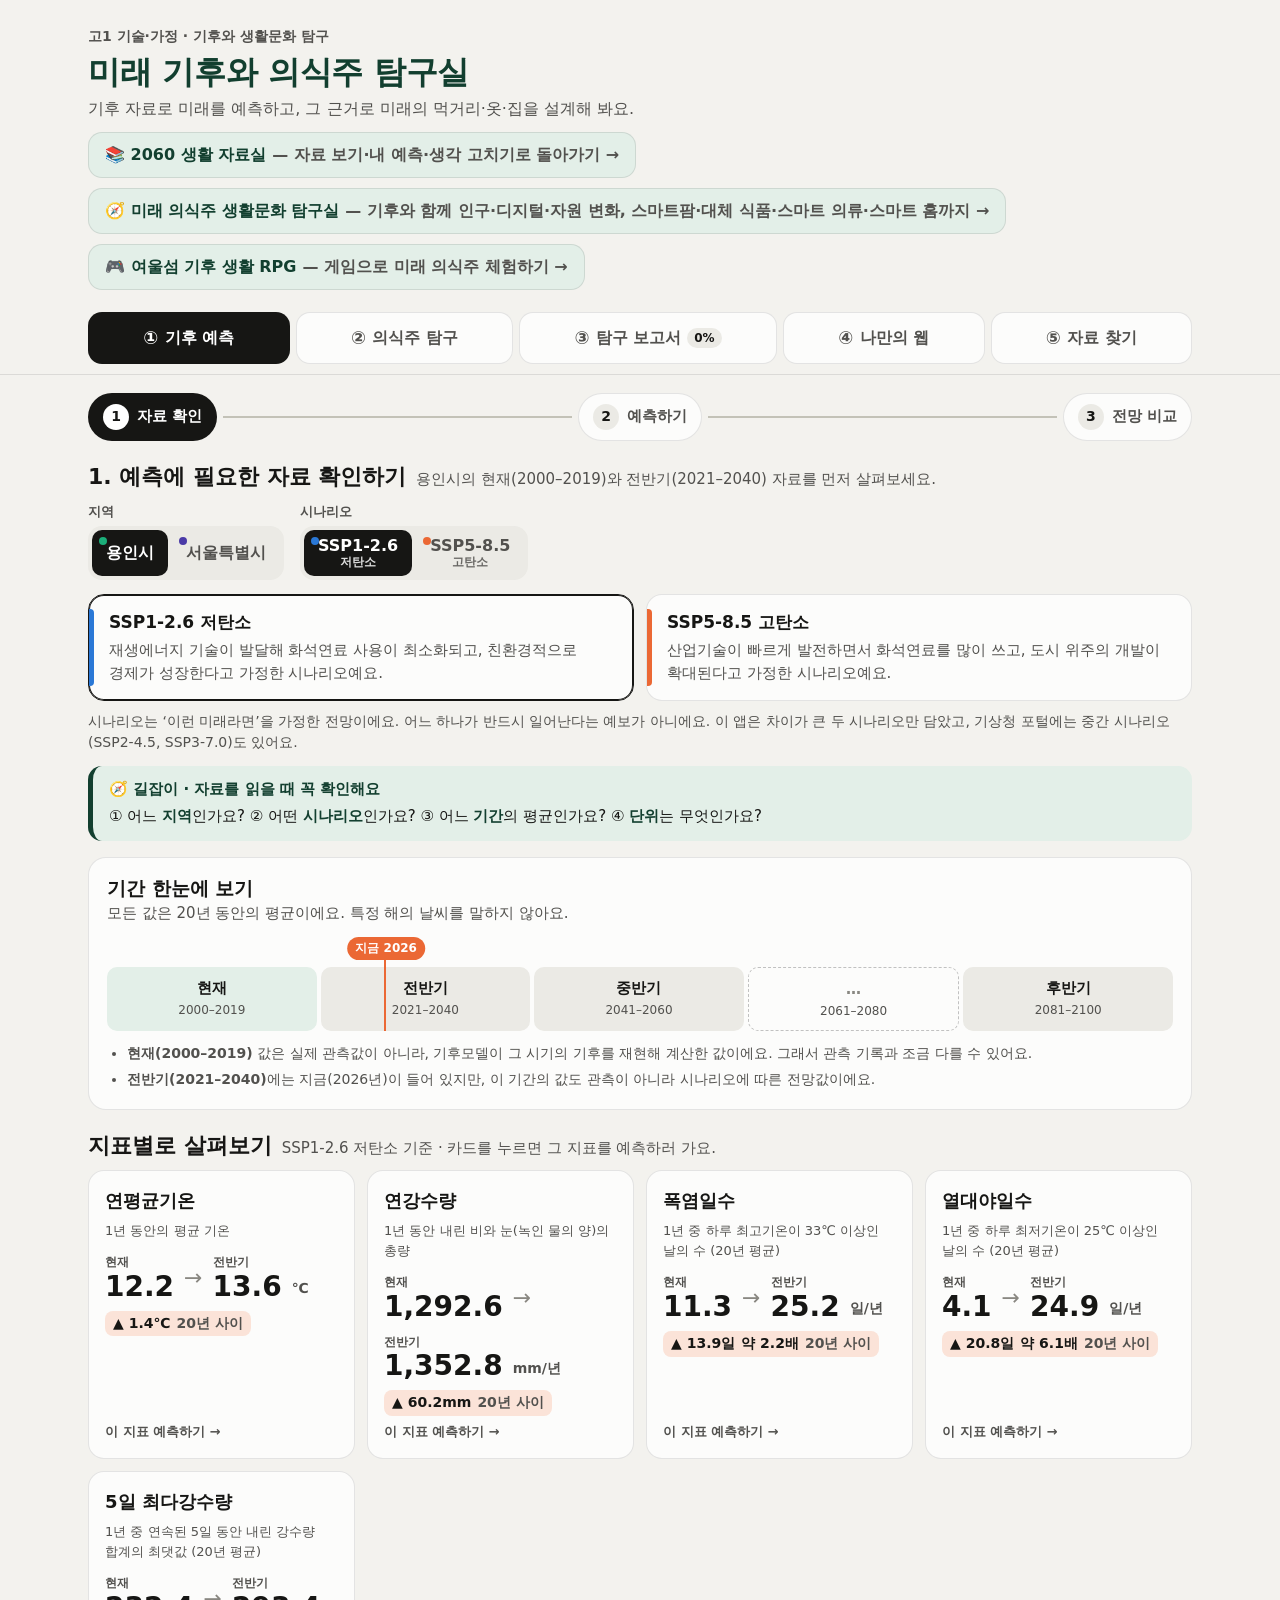
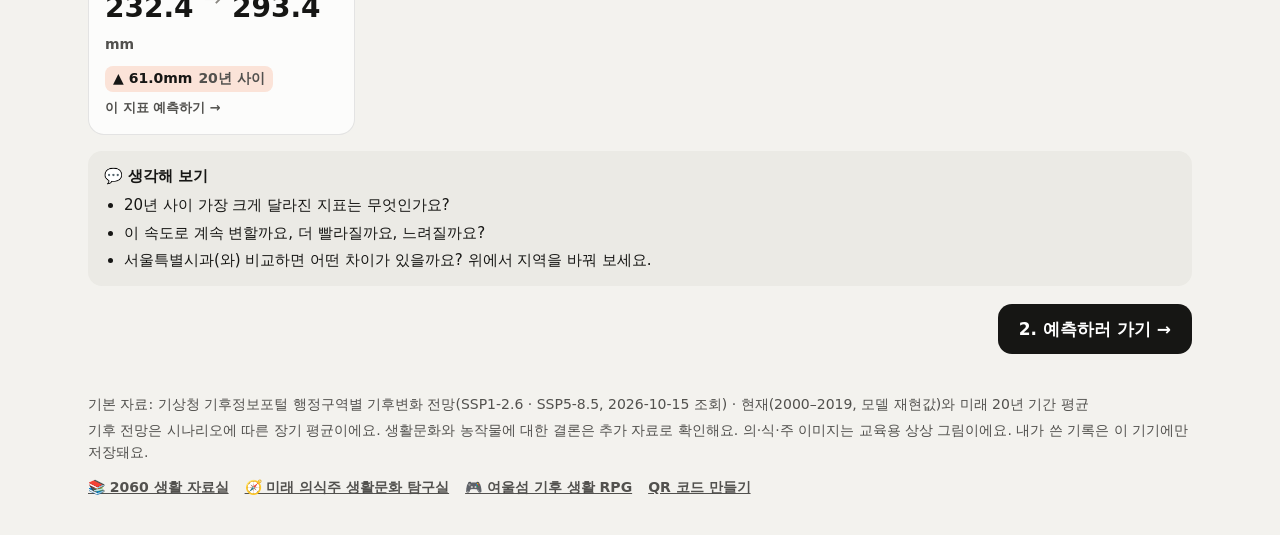
<file: index.html>
<!doctype html>
<html lang="ko">
<head>
  <meta charset="utf-8">
  <meta name="viewport" content="width=device-width, initial-scale=1, viewport-fit=cover">
  <meta name="theme-color" content="#f3f2ee" media="(prefers-color-scheme: light)">
  <meta name="theme-color" content="#121211" media="(prefers-color-scheme: dark)">
  <meta name="apple-mobile-web-app-capable" content="yes">
  <meta name="mobile-web-app-capable" content="yes">
  <meta name="apple-mobile-web-app-title" content="기후 의식주 탐구실">
  <meta name="description" content="기상청 미래 기후 자료로 기후를 예측하고, 미래의 의·식·주 생활문화를 탐구해 보고서와 나만의 웹을 만드는 학생용 웹앱">
  <title>미래 기후와 의식주 탐구실</title>
  <link rel="icon" href="data:image/svg+xml,%3Csvg xmlns='http://www.w3.org/2000/svg' viewBox='0 0 64 64'%3E%3Crect width='64' height='64' rx='14' fill='%23123f2f'/%3E%3Cpath d='M12 44 L24 32 L34 38 L52 18' stroke='%23eb6834' stroke-width='5' fill='none' stroke-linecap='round' stroke-linejoin='round'/%3E%3C/svg%3E">
  <link rel="stylesheet" href="style.css">
  <script>
    // data.js · rules.js · explore.js 에 오타가 있을 때 줄 번호를 알려 주기 위한 기록
    window.__loadErrors = [];
    window.addEventListener("error", function (e) {
      if (e && e.filename) window.__loadErrors.push({ file: e.filename.split("/").pop(), line: e.lineno, msg: e.message });
    }, true);
  </script>
</head>
<body>
  <header class="masthead">
    <div class="wrap">
      <p class="eyebrow">고1 기술·가정 · 기후와 생활문화 탐구</p>
      <h1>미래 기후와 의식주 탐구실</h1>
      <p class="sub">기후 자료로 미래를 예측하고, 그 근거로 미래의 먹거리·옷·집을 설계해 봐요.</p>
      <a class="rpg-link future-link" href="2060/">📚 2060 생활 자료실 <span>— 자료 보기·내 예측·생각 고치기로 돌아가기 →</span></a>
      <a class="rpg-link future-link" href="future/">🧭 미래 의식주 생활문화 탐구실 <span>— 기후와 함께 인구·디지털·자원 변화, 스마트팜·대체 식품·스마트 의류·스마트 홈까지 →</span></a>
      <a class="rpg-link" href="rpg/">🎮 여울섬 기후 생활 RPG <span>— 게임으로 미래 의식주 체험하기 →</span></a>
    </div>
  </header>

  <div class="controls">
    <div class="wrap">
      <nav class="tabs" id="tabs" role="tablist" aria-label="탐구 단계"></nav>
    </div>
  </div>

  <main class="wrap" id="main" tabindex="-1">
    <noscript><p class="panel">이 페이지는 자바스크립트가 켜져 있어야 동작해요.</p></noscript>
  </main>

  <footer class="wrap foot">
    <p>기본 자료: 기상청 기후정보포털 행정구역별 기후변화 전망(SSP1-2.6 · SSP5-8.5, 2026-10-15 조회) · 현재(2000–2019, 모델 재현값)와 미래 20년 기간 평균</p>
    <p>기후 전망은 시나리오에 따른 장기 평균이에요. 생활문화와 농작물에 대한 결론은 추가 자료로 확인해요. 의·식·주 이미지는 교육용 상상 그림이에요. 내가 쓴 기록은 이 기기에만 저장돼요.</p>
    <div class="foot-tools"><a href="2060/">📚 2060 생활 자료실</a><a href="future/">🧭 미래 의식주 생활문화 탐구실</a><a href="rpg/">🎮 여울섬 기후 생활 RPG</a><a href="qr.html">QR 코드 만들기</a></div>
  </footer>

  <div class="tooltip" id="tooltip" role="status" hidden></div>
  <div class="toast" id="toast" role="status" aria-live="polite" hidden></div>
  <div class="overlay" id="overlay" role="dialog" aria-modal="true" hidden></div>

  <script src="data.js"></script>
  <script src="rules.js"></script>
  <script src="explore.js"></script>
  <script src="js/util.js"></script>
  <script src="js/sitegen.js"></script>
  <script src="js/report.js"></script>
  <script src="js/webmaker.js"></script>
  <script src="js/app.js"></script>
</body>
</html>
</file>
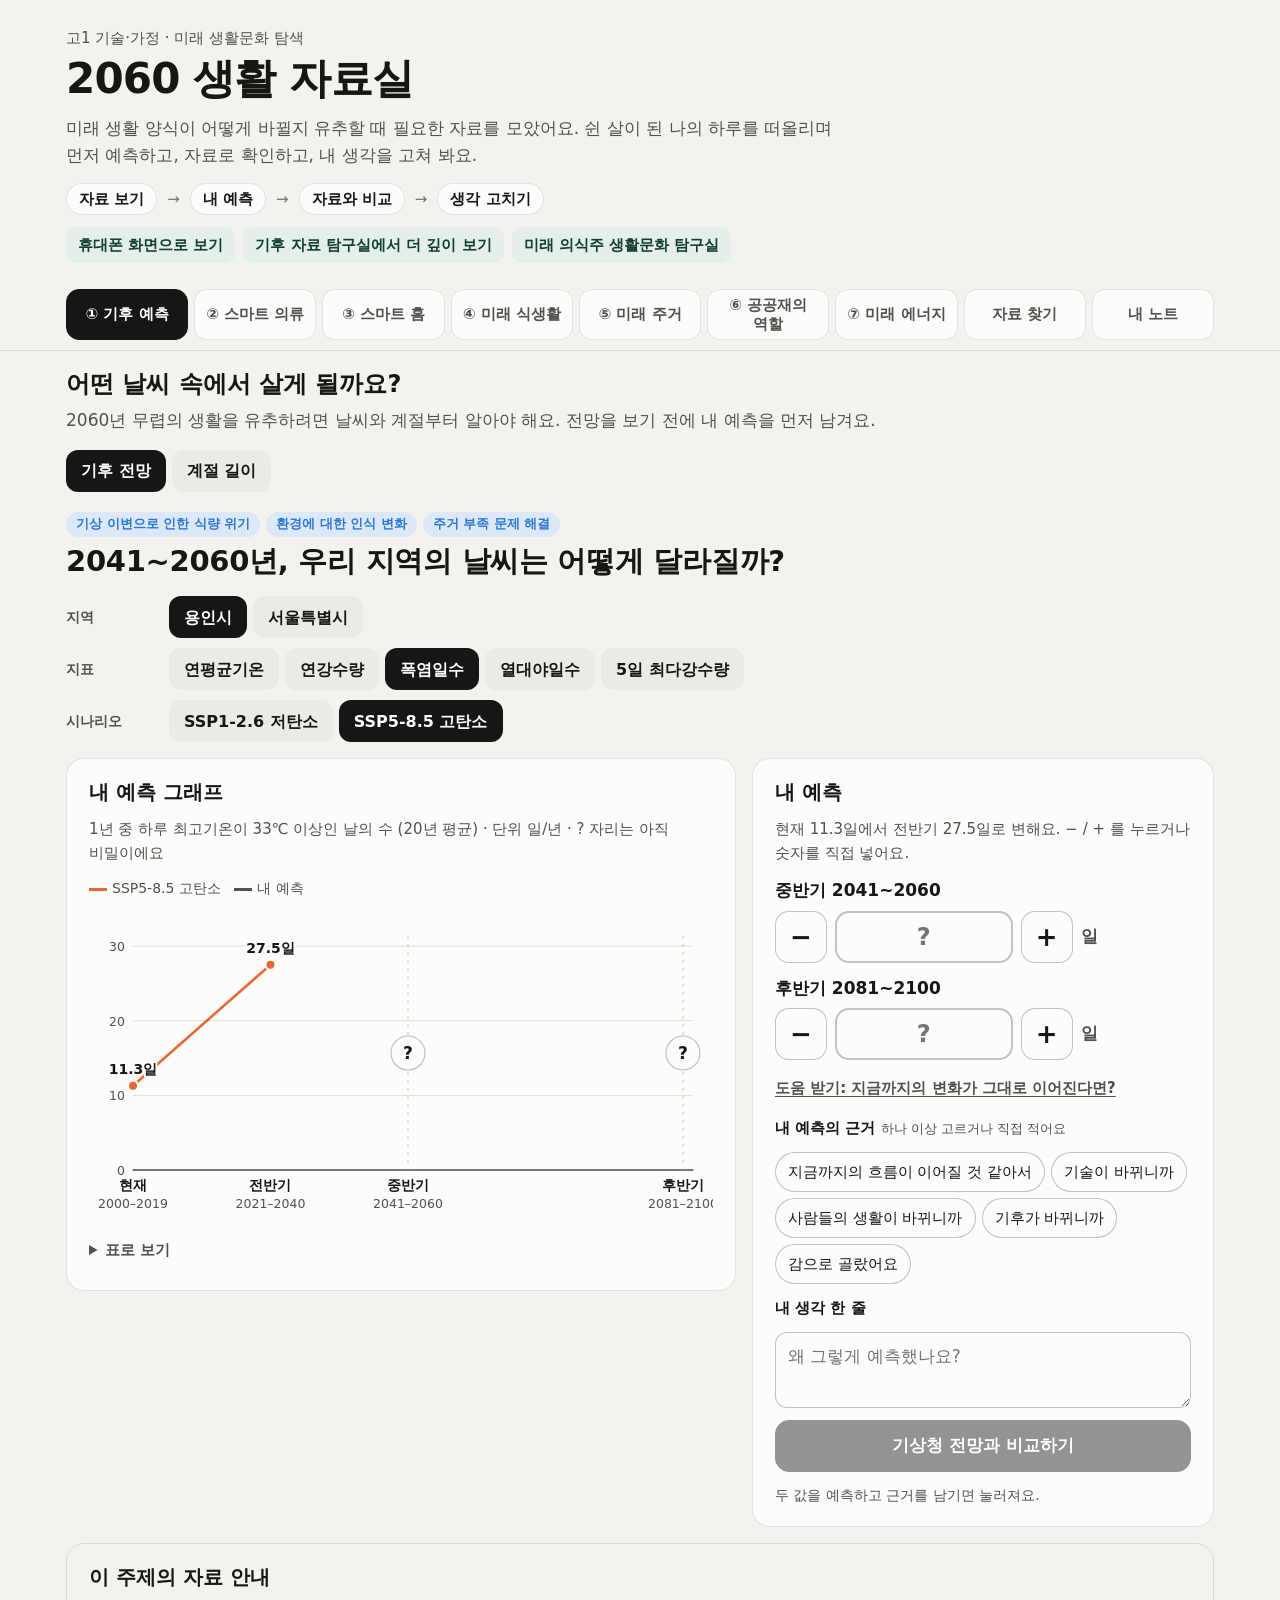
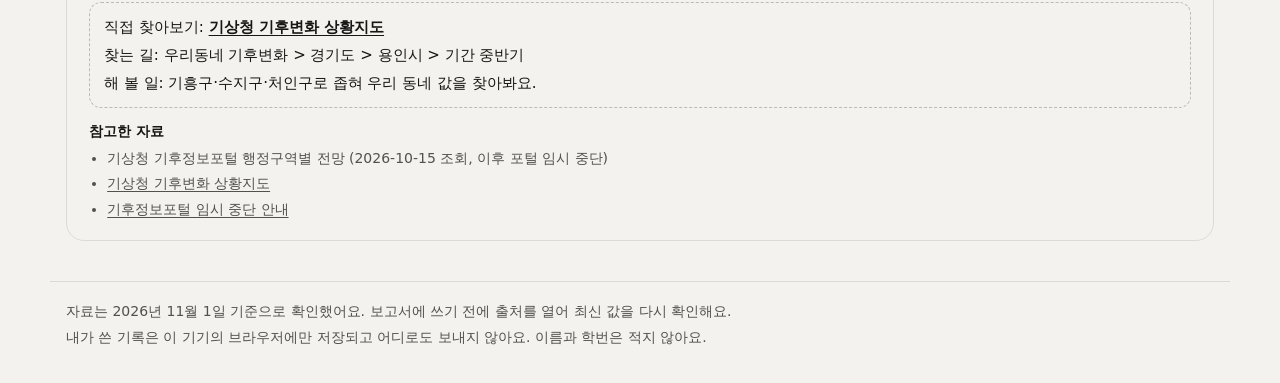
<file: 2060/index.html>
<!doctype html>
<html lang="ko">
<head>
  <meta charset="utf-8">
  <meta name="viewport" content="width=device-width, initial-scale=1, viewport-fit=cover">
  <meta name="claude:viewport-fit-sides" content="cover">
  <meta name="description" content="미래 생활 양식의 변화를 유추하는 데 필요한 자료를 예측과 비교로 확인하는 학생용 자료 안내 웹사이트">
  <title>2060 생활 자료실</title>
  <link rel="icon" href="data:image/svg+xml,%3Csvg xmlns='http://www.w3.org/2000/svg' viewBox='0 0 64 64'%3E%3Crect width='64' height='64' rx='14' fill='%23123f2f'/%3E%3Cpath d='M12 44 L26 30 L36 38 L52 18' stroke='%23eb6834' stroke-width='6' fill='none' stroke-linecap='round' stroke-linejoin='round'/%3E%3C/svg%3E">
  <link rel="stylesheet" href="lab.css">
</head>
<body>
<!--BODY-START-->
  <header class="masthead">
    <div class="wrap">
      <p class="eyebrow">고1 기술·가정 · 미래 생활문화 탐색</p>
      <h1>2060 생활 자료실</h1>
      <p class="sub">미래 생활 양식이 어떻게 바뀔지 유추할 때 필요한 자료를 모았어요. 쉰 살이 된 나의 하루를 떠올리며 먼저 예측하고, 자료로 확인하고, 내 생각을 고쳐 봐요.</p>
      <div class="cycle" aria-label="활동 순서"><b>자료 보기</b><span>→</span><b>내 예측</b><span>→</span><b>자료와 비교</b><span>→</span><b>생각 고치기</b></div>
      <div class="mast-links">
        <a href="m/">휴대폰 화면으로 보기</a>
        <a href="../">기후 자료 탐구실에서 더 깊이 보기</a>
        <a href="../future/">미래 의식주 생활문화 탐구실</a>
      </div>
    </div>
  </header>

  <div class="controls">
    <div class="wrap">
      <nav class="tabs" id="tabs" role="tablist" aria-label="탐구 영역"></nav>
    </div>
  </div>

  <main class="wrap" id="main" tabindex="-1">
    <noscript><p class="panel">이 페이지는 자바스크립트가 켜져 있어야 동작해요.</p></noscript>
  </main>

  <footer class="wrap foot">
    <p>자료는 2026년 11월 1일 기준으로 확인했어요. 보고서에 쓰기 전에 출처를 열어 최신 값을 다시 확인해요.</p>
    <p>내가 쓴 기록은 이 기기의 브라우저에만 저장되고 어디로도 보내지 않아요. 이름과 학번은 적지 않아요.</p>
  </footer>

  <div class="toast" id="toast" role="status" aria-live="polite" hidden></div>
<!--BODY-END-->
  <script src="../data.js"></script>
  <script src="content.js"></script>
  <script src="app.js"></script>
</body>
</html>
</file>
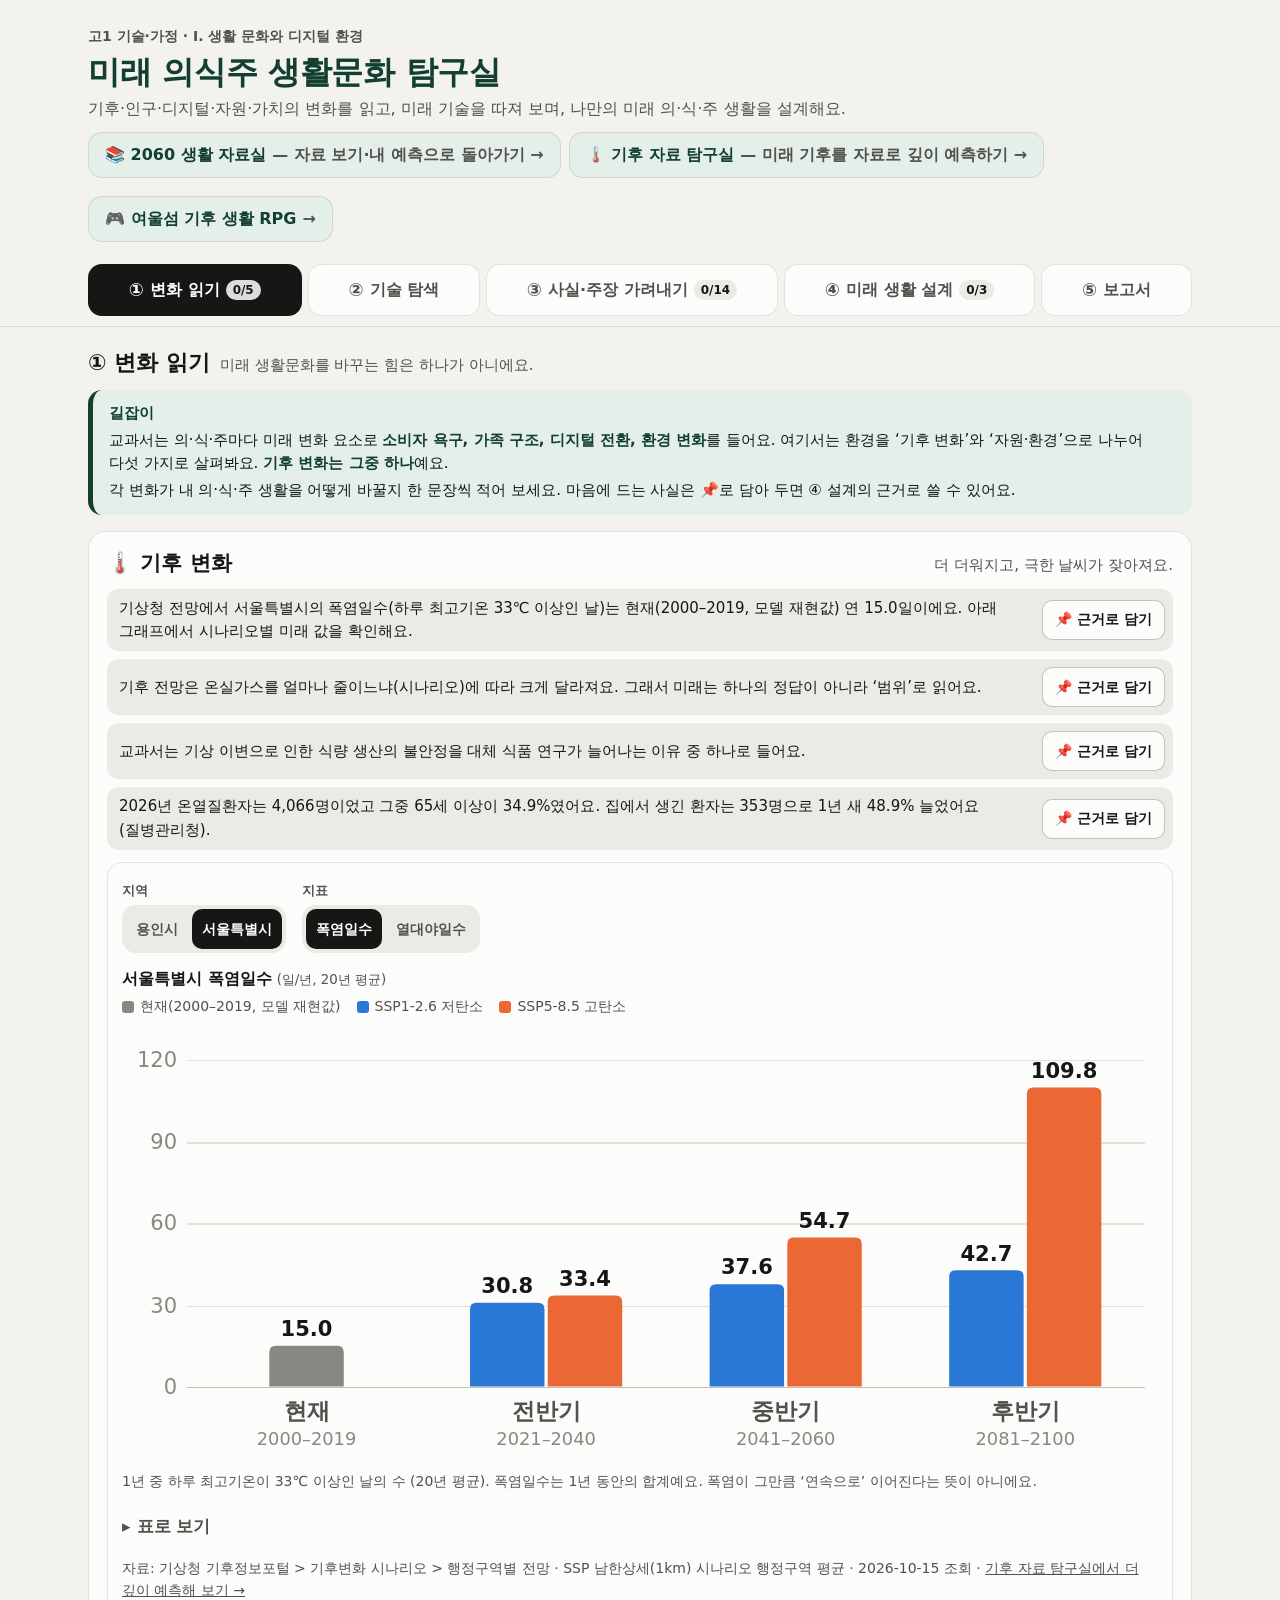
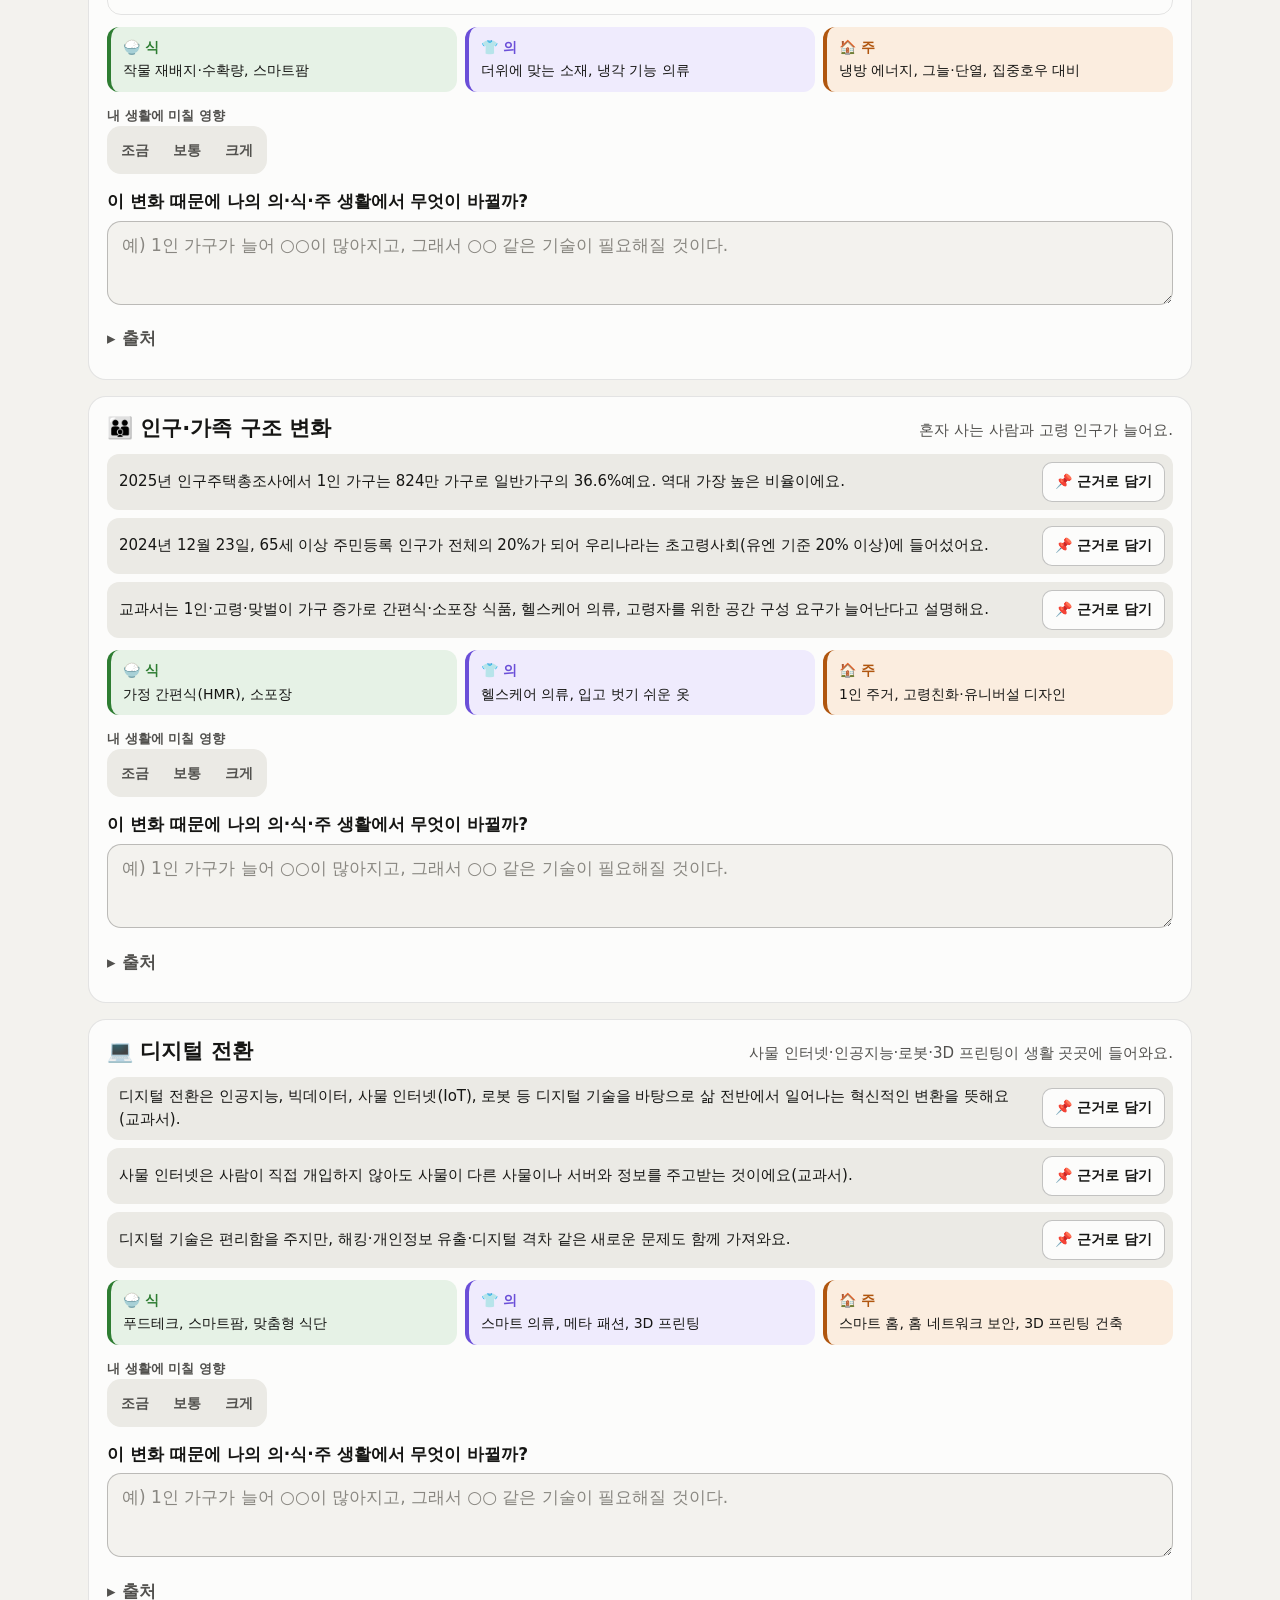
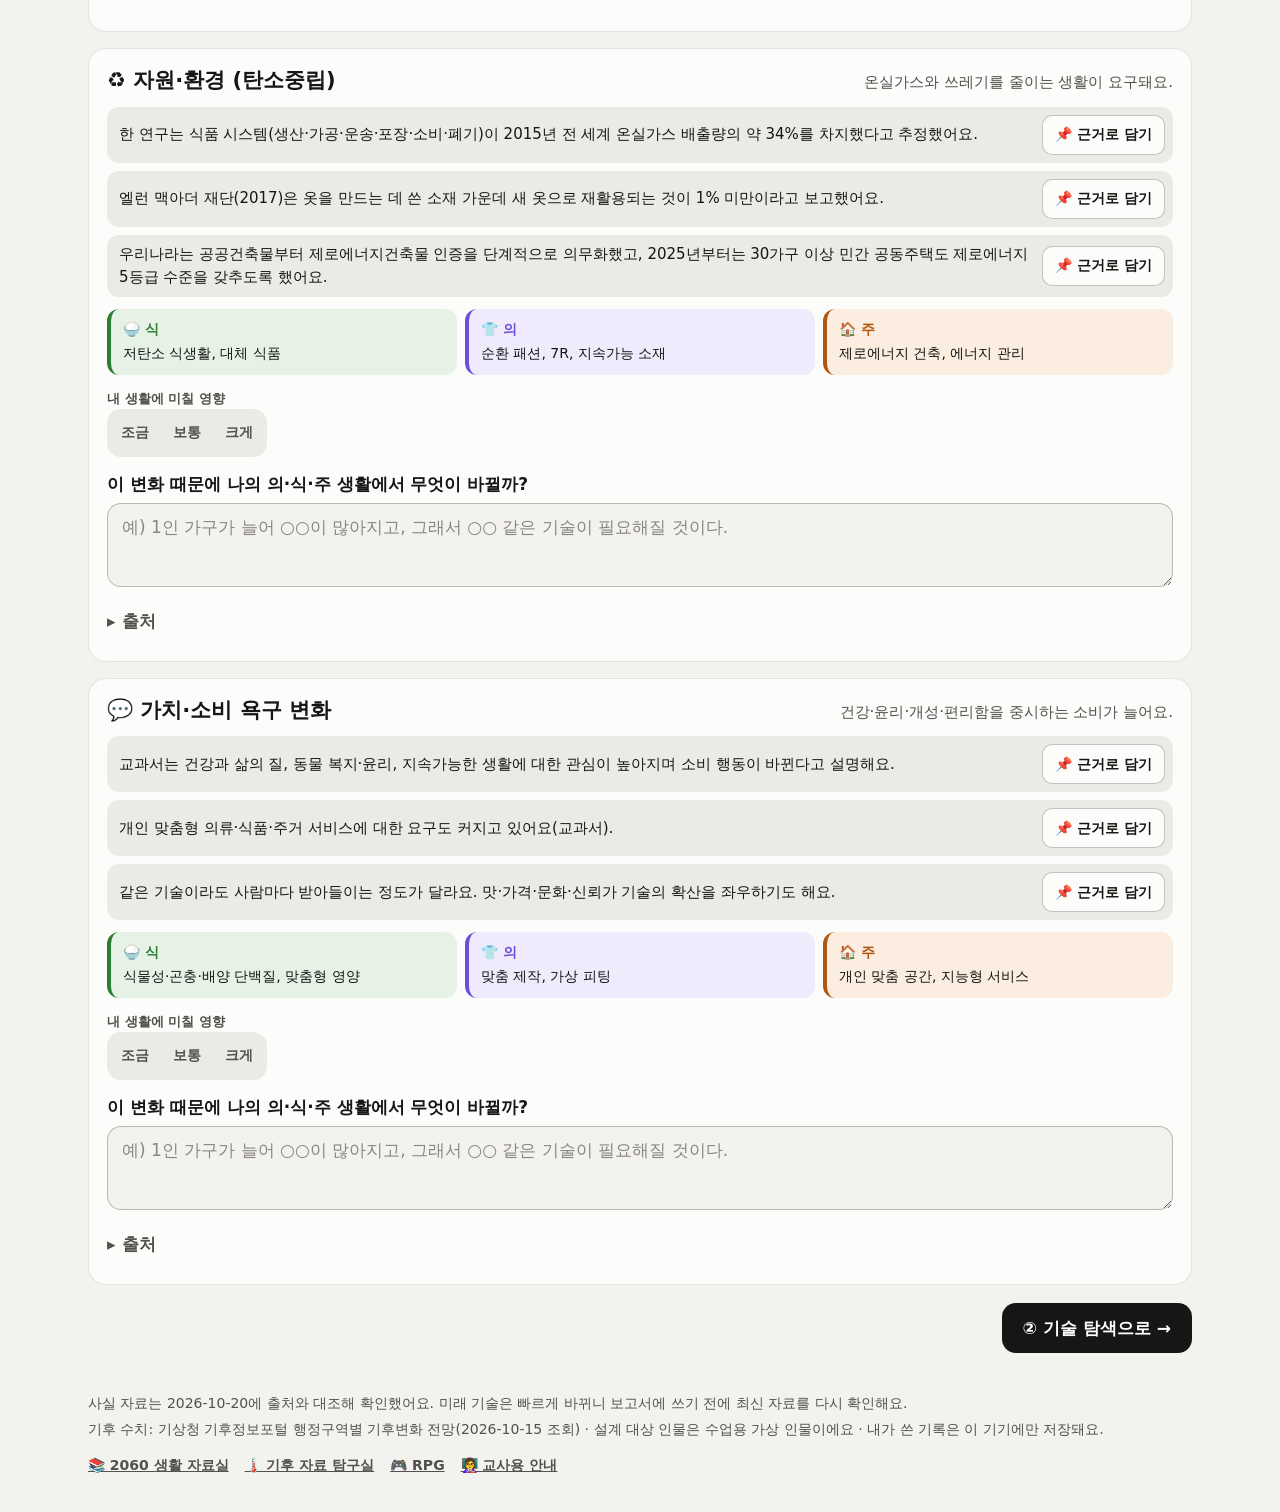
<file: future/index.html>
<!doctype html>
<html lang="ko">
<head>
  <meta charset="utf-8">
  <meta name="viewport" content="width=device-width, initial-scale=1, viewport-fit=cover">
  <meta name="theme-color" content="#f3f2ee" media="(prefers-color-scheme: light)">
  <meta name="theme-color" content="#121211" media="(prefers-color-scheme: dark)">
  <meta name="apple-mobile-web-app-capable" content="yes">
  <meta name="mobile-web-app-capable" content="yes">
  <meta name="apple-mobile-web-app-title" content="미래 생활문화 탐구실">
  <meta name="description" content="기후·인구·디지털·자원·가치의 변화를 읽고, 스마트팜·대체 식품·스마트 의류·스마트 홈·3D 프린팅 건축 같은 미래 기술을 따져 보며 미래의 의·식·주 생활을 설계하는 학생용 웹앱">
  <title>미래 의식주 생활문화 탐구실</title>
  <link rel="icon" href="data:image/svg+xml,%3Csvg xmlns='http://www.w3.org/2000/svg' viewBox='0 0 64 64'%3E%3Crect width='64' height='64' rx='14' fill='%23123f2f'/%3E%3Ccircle cx='32' cy='32' r='15' stroke='%23eb6834' stroke-width='5' fill='none'/%3E%3Cpath d='M32 10 V20 M32 44 V54 M10 32 H20 M44 32 H54' stroke='%23ffffff' stroke-width='4' stroke-linecap='round'/%3E%3C/svg%3E">
  <link rel="stylesheet" href="../style.css">
  <link rel="stylesheet" href="future.css">
</head>
<body>
  <header class="masthead">
    <div class="wrap">
      <p class="eyebrow">고1 기술·가정 · Ⅰ. 생활 문화와 디지털 환경</p>
      <h1>미래 의식주 생활문화 탐구실</h1>
      <p class="sub">기후·인구·디지털·자원·가치의 변화를 읽고, 미래 기술을 따져 보며, 나만의 미래 의·식·주 생활을 설계해요.</p>
      <div class="mast-links">
        <a class="rpg-link" href="../2060/">📚 2060 생활 자료실 <span>— 자료 보기·내 예측으로 돌아가기 →</span></a>
        <a class="rpg-link" href="../">🌡️ 기후 자료 탐구실 <span>— 미래 기후를 자료로 깊이 예측하기 →</span></a>
        <a class="rpg-link" href="../rpg/">🎮 여울섬 기후 생활 RPG <span>→</span></a>
      </div>
    </div>
  </header>

  <div class="controls">
    <div class="wrap">
      <nav class="tabs" id="tabs" role="tablist" aria-label="탐구 단계"></nav>
    </div>
  </div>

  <main class="wrap" id="main" tabindex="-1">
    <noscript><p class="panel">이 페이지는 자바스크립트가 켜져 있어야 동작해요.</p></noscript>
  </main>

  <footer class="wrap foot">
    <p>사실 자료는 2026-10-20에 출처와 대조해 확인했어요. 미래 기술은 빠르게 바뀌니 보고서에 쓰기 전에 최신 자료를 다시 확인해요.</p>
    <p>기후 수치: 기상청 기후정보포털 행정구역별 기후변화 전망(2026-10-15 조회) · 설계 대상 인물은 수업용 가상 인물이에요 · 내가 쓴 기록은 이 기기에만 저장돼요.</p>
    <div class="foot-tools"><a href="../2060/">📚 2060 생활 자료실</a><a href="../">🌡️ 기후 자료 탐구실</a><a href="../rpg/">🎮 RPG</a><a href="teacher.html">👩‍🏫 교사용 안내</a></div>
  </footer>

  <div class="tooltip" id="tooltip" role="status" hidden></div>
  <div class="toast" id="toast" role="status" aria-live="polite" hidden></div>
  <div class="overlay" id="overlay" role="dialog" aria-modal="true" aria-label="보고서 미리보기" hidden></div>

  <script src="../data.js"></script>
  <script src="content.js"></script>
  <script src="app.js"></script>
</body>
</html>
</file>
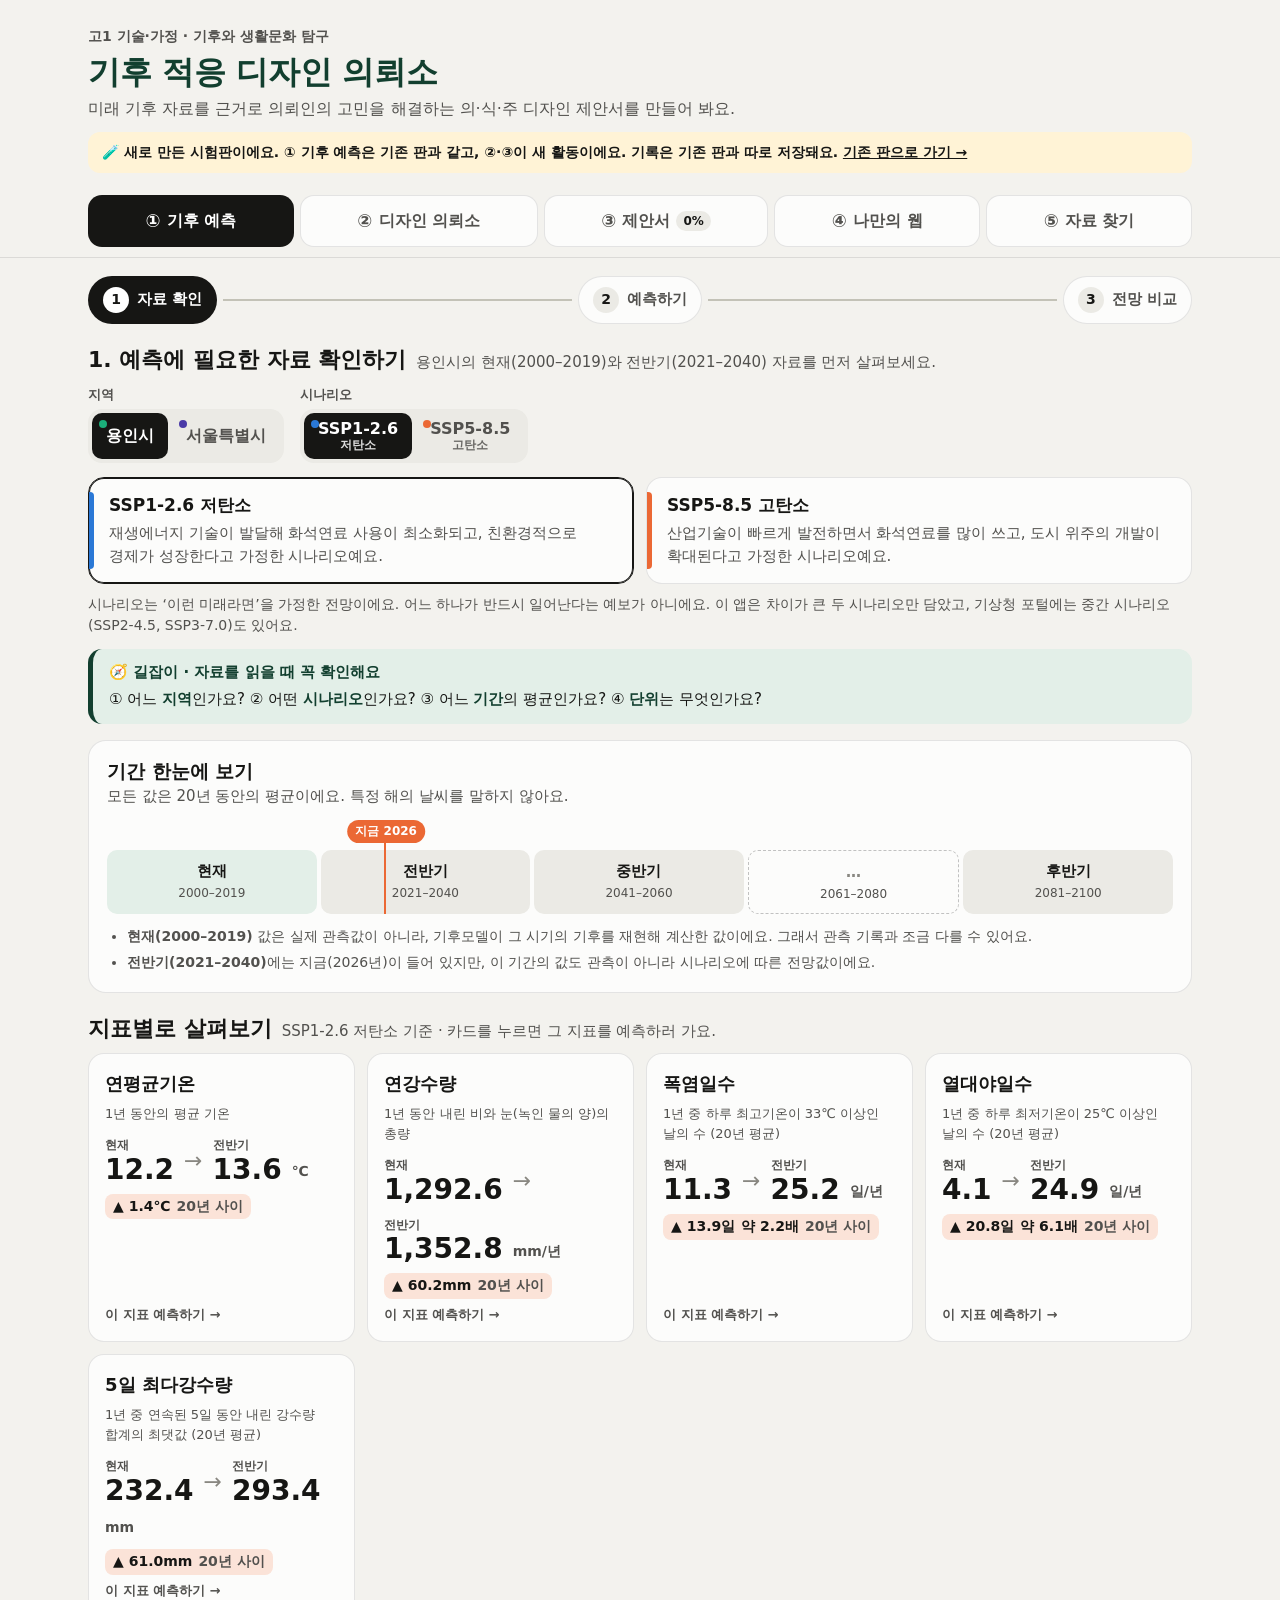
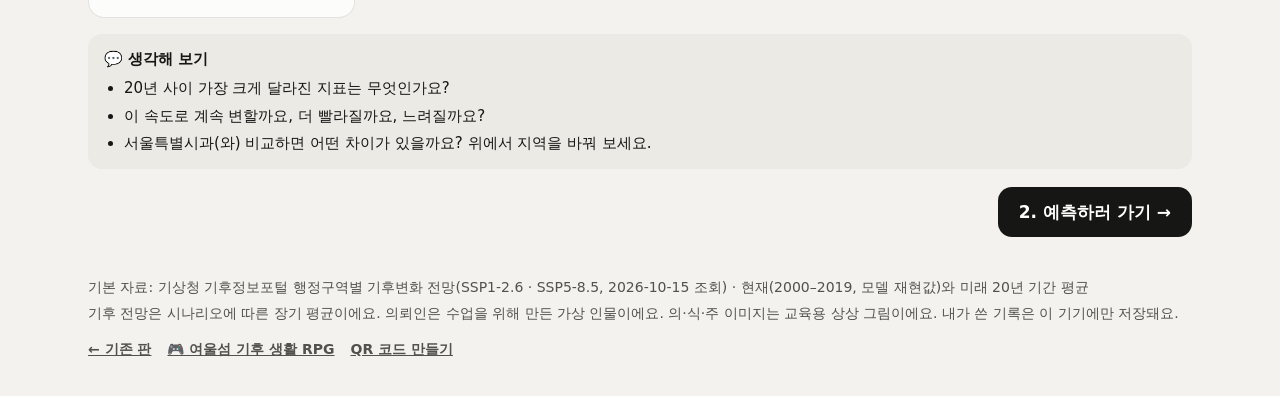
<file: mission/index.html>
<!doctype html>
<html lang="ko">
<head>
  <meta charset="utf-8">
  <meta name="viewport" content="width=device-width, initial-scale=1, viewport-fit=cover">
  <meta name="theme-color" content="#f3f2ee" media="(prefers-color-scheme: light)">
  <meta name="theme-color" content="#121211" media="(prefers-color-scheme: dark)">
  <meta name="apple-mobile-web-app-capable" content="yes">
  <meta name="mobile-web-app-capable" content="yes">
  <meta name="apple-mobile-web-app-title" content="기후 디자인 의뢰소">
  <meta name="description" content="기상청 미래 기후 자료를 근거로 가상 의뢰인의 의뢰를 해결하며 의·식·주 적응 디자인 제안서를 완성하는 학생용 웹앱 (시험판)">
  <title>기후 적응 디자인 의뢰소 (시험판)</title>
  <link rel="icon" href="data:image/svg+xml,%3Csvg xmlns='http://www.w3.org/2000/svg' viewBox='0 0 64 64'%3E%3Crect width='64' height='64' rx='14' fill='%23123f2f'/%3E%3Cpath d='M12 44 L24 32 L34 38 L52 18' stroke='%23eb6834' stroke-width='5' fill='none' stroke-linecap='round' stroke-linejoin='round'/%3E%3C/svg%3E">
  <link rel="stylesheet" href="../style.css">
  <link rel="stylesheet" href="mission.css">
  <script>
    // data.js · rules.js · explore.js · missions.js 에 오타가 있을 때 줄 번호를 알려 주기 위한 기록
    window.__loadErrors = [];
    window.addEventListener("error", function (e) {
      if (e && e.filename) window.__loadErrors.push({ file: e.filename.split("/").pop(), line: e.lineno, msg: e.message });
    }, true);
  </script>
</head>
<body>
  <header class="masthead">
    <div class="wrap">
      <p class="eyebrow">고1 기술·가정 · 기후와 생활문화 탐구</p>
      <h1>기후 적응 디자인 의뢰소</h1>
      <p class="sub">미래 기후 자료를 근거로 의뢰인의 고민을 해결하는 의·식·주 디자인 제안서를 만들어 봐요.</p>
      <p class="trial-banner">🧪 새로 만든 <b>시험판</b>이에요. ① 기후 예측은 기존 판과 같고, ②·③이 새 활동이에요. 기록은 기존 판과 따로 저장돼요. <a href="../">기존 판으로 가기 →</a></p>
    </div>
  </header>

  <div class="controls">
    <div class="wrap">
      <nav class="tabs" id="tabs" role="tablist" aria-label="탐구 단계"></nav>
    </div>
  </div>

  <main class="wrap" id="main" tabindex="-1">
    <noscript><p class="panel">이 페이지는 자바스크립트가 켜져 있어야 동작해요.</p></noscript>
  </main>

  <footer class="wrap foot">
    <p>기본 자료: 기상청 기후정보포털 행정구역별 기후변화 전망(SSP1-2.6 · SSP5-8.5, 2026-10-15 조회) · 현재(2000–2019, 모델 재현값)와 미래 20년 기간 평균</p>
    <p>기후 전망은 시나리오에 따른 장기 평균이에요. 의뢰인은 수업을 위해 만든 가상 인물이에요. 의·식·주 이미지는 교육용 상상 그림이에요. 내가 쓴 기록은 이 기기에만 저장돼요.</p>
    <div class="foot-tools"><a href="../">← 기존 판</a><a href="../rpg/">🎮 여울섬 기후 생활 RPG</a><a href="../qr.html">QR 코드 만들기</a></div>
  </footer>

  <div class="tooltip" id="tooltip" role="status" hidden></div>
  <div class="toast" id="toast" role="status" aria-live="polite" hidden></div>
  <div class="overlay" id="overlay" role="dialog" aria-modal="true" hidden></div>

  <script src="../data.js"></script>
  <script src="../rules.js"></script>
  <script src="../explore.js"></script>
  <script src="missions.js"></script>
  <script src="js/util.js"></script>
  <script src="../js/sitegen.js"></script>
  <script src="js/mission.js"></script>
  <script src="js/proposal.js"></script>
  <script src="../js/webmaker.js"></script>
  <script src="js/app.js"></script>
</body>
</html>
</file>
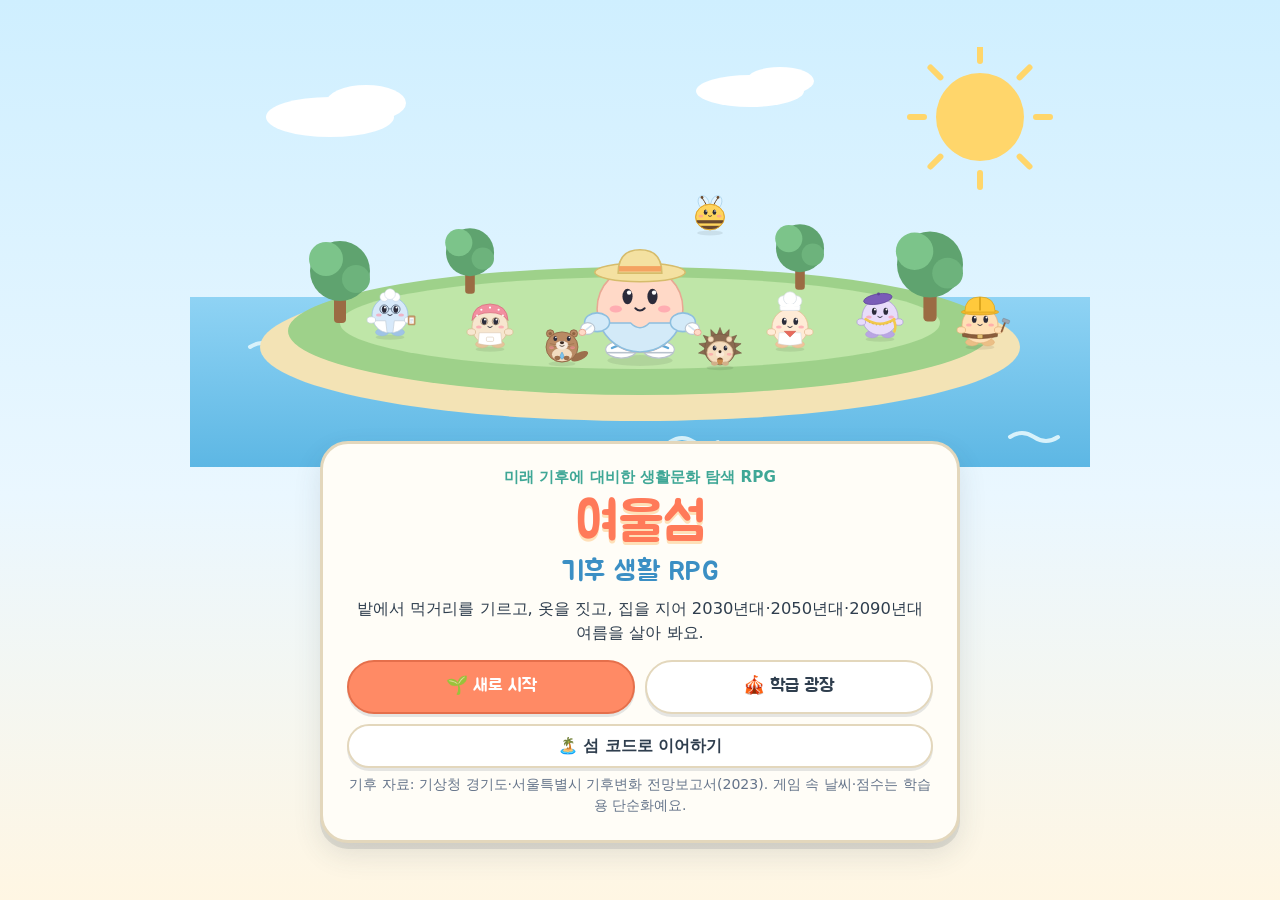
<file: rpg/index.html>
<!doctype html>
<html lang="ko">
<head>
<meta charset="utf-8">
<meta name="viewport" content="width=device-width, initial-scale=1, viewport-fit=cover">
<title>여울섬 기후 생활 RPG</title>
<meta name="description" content="미래 기후에 대비한 의식주를 준비하는 생활문화 탐색 RPG">
<link rel="preconnect" href="https://fonts.googleapis.com">
<link rel="preconnect" href="https://fonts.gstatic.com" crossorigin>
<link rel="stylesheet" href="https://fonts.googleapis.com/css2?family=Jua&display=swap">
<link rel="stylesheet" href="style.css">
</head>
<body>

<!-- 처음 화면 -->
<section id="screen-title" class="screen title-screen">
  <div class="title-art"><svg id="titleArt" viewBox="0 0 900 420" role="img" aria-label="여울섬 사람들과 동물 친구들"></svg></div>
  <div class="title-card">
    <p class="kicker">미래 기후에 대비한 생활문화 탐색 RPG</p>
    <h1 class="logo">여울섬 <span>기후 생활 RPG</span></h1>
    <p class="title-sub">밭에서 먹거리를 기르고, 옷을 짓고, 집을 지어 2030년대·2050년대·2090년대 여름을 살아 봐요.</p>
    <div class="title-btns">
      <button type="button" id="btnContinue" class="btn primary big" hidden>▶ 이어하기</button>
      <button type="button" id="btnNew" class="btn big">🌱 새로 시작</button>
      <button type="button" id="btnTitlePlaza" class="btn big">🎪 학급 광장</button>
      <button type="button" id="btnRestore" class="btn">🏝️ 섬 코드로 이어하기</button>
    </div>
    <p class="hint">기후 자료: 기상청 경기도·서울특별시 기후변화 전망보고서(2023). 게임 속 날씨·점수는 학습용 단순화예요.</p>
  </div>
  <div id="restoreBox" class="modal" hidden>
    <div class="modal-box small-box" role="dialog" aria-modal="true" aria-labelledby="restoreTitle">
      <button type="button" class="x" id="restoreClose" aria-label="닫기">✕</button>
      <h3 id="restoreTitle">섬 코드로 이어하기</h3>
      <p class="hint">다른 기기에서 만든 내 섬 코드를 붙여 넣거나, 저장해 둔 .txt 파일을 골라요.</p>
      <textarea id="restoreInput" class="code-box" placeholder="YS1로 시작하는 섬 코드"></textarea>
      <div class="row"><button type="button" id="restoreGo" class="btn primary">불러오기</button><label class="btn file">파일 고르기<input type="file" id="restoreFile" accept=".txt,text/plain"></label></div>
      <p id="restoreMsg" class="hint" aria-live="polite"></p>
    </div>
  </div>
</section>

<!-- 캐릭터 만들기 -->
<section id="screen-create" class="screen create-screen" hidden>
  <div class="create-box">
    <h2>나의 새싹이 만들기</h2>
    <div class="create-grid">
      <div class="create-preview" id="createPreview"></div>
      <div class="create-form">
        <label class="og-label" for="nameInput">별명</label>
        <input id="nameInput" maxlength="8" autocomplete="off" placeholder="예: 새싹이">
        <p id="nameHint" class="hint">실명 대신 게임 속 별명을 써요. (8글자까지)</p>
        <span class="og-label">몸 색깔</span>
        <div id="colorPick" class="swatches"></div>
        <span class="og-label">함께할 동물 친구</span>
        <div id="petPick" class="pet-pick"></div>
        <div class="row end"><button type="button" id="createBack" class="btn">◀ 뒤로</button><button type="button" id="createGo" class="btn primary big">여울섬으로 출발!</button></div>
      </div>
    </div>
  </div>
</section>

<!-- 게임 -->
<section id="screen-game" class="screen game-screen" hidden>
  <header class="hud">
    <div class="hud-quest" aria-live="polite"><small>할 일</small><b id="hudQuestTitle"></b><span id="hudQuestStep"></span></div>
    <div id="hudWeather" class="hud-weather"><span id="hudWeatherIcon" class="hw-ico"></span><div class="hw-txt"><b id="hudWeatherName"></b><small id="hudDay"></small><small id="hudPlace"></small></div></div>
  </header>
  <div class="world-wrap">
    <svg id="world" viewBox="0 0 1280 800" preserveAspectRatio="xMidYMid meet" role="application" aria-label="여울섬 마을. 땅을 누르면 걸어가요."></svg>
    <div id="petBubble" class="pet-bubble" hidden></div>
    <p class="rotate-hint">화면을 가로로 돌리면 마을이 더 넓게 보여요.</p>
  </div>
  <nav class="dock" aria-label="게임 메뉴">
    <button type="button" id="btnBag" class="dock-btn"><span>🎒</span>가방</button>
    <button type="button" id="btnWardrobe" class="dock-btn"><span>👕</span>옷장</button>
    <button type="button" id="btnPlaza" class="dock-btn"><span>📮</span>광장</button>
    <button type="button" id="btnMenu" class="dock-btn"><span>☰</span>메뉴</button>
    <button type="button" id="btnSleep" class="dock-btn sleep"><span>🌙</span>하루 보내기</button>
  </nav>
  <div id="dialog" class="dialog" hidden>
    <div class="dlg-portrait" id="dlgPortrait"></div>
    <div class="dlg-main"><div class="dlg-name" id="dlgName"></div><p id="dlgText" aria-live="polite"></p><div id="dlgActions" class="dlg-actions"></div></div>
  </div>
  <div id="panel" class="panel-back" hidden>
    <div class="panel" role="dialog" aria-modal="true" aria-labelledby="panelTitle">
      <header class="panel-head"><span id="panelIcon" class="panel-icon"></span><h2 id="panelTitle"></h2><button type="button" id="panelClose" class="x" aria-label="닫기">✕</button></header>
      <div id="panelBody" class="panel-body"></div>
    </div>
  </div>
</section>

<!-- 학급 광장 -->
<section id="screen-plaza" class="screen plaza-screen" hidden>
  <header class="plaza-top">
    <button type="button" id="plazaBack" class="btn">◀ 돌아가기</button>
    <h2>🎪 학급 광장</h2>
    <span id="plazaCount" class="plaza-count"></span>
  </header>
  <div class="plaza-main">
    <div class="plaza-stage">
      <svg id="plazaSvg" viewBox="0 0 1000 620" preserveAspectRatio="xMidYMid meet" role="img" aria-label="친구들의 아바타가 모인 광장. 아바타를 누르면 섬을 구경해요."></svg>
      <div id="plazaEmpty" class="plaza-empty"><b>광장이 비어 있어요</b><span>오른쪽에 친구의 섬 코드를 붙여 넣어 초대해요.</span></div>
    </div>
    <aside class="plaza-side">
      <section id="liveBox" class="live-box" hidden>
        <h3>🛰️ 실시간 반 광장</h3>
        <div id="liveJoin">
          <label class="og-label" for="liveRoom">반 코드</label>
          <div class="live-row"><input id="liveRoom" maxlength="24" autocomplete="off" autocapitalize="off" spellcheck="false" placeholder="선생님이 알려 준 반 코드"><button type="button" id="liveGo" class="btn primary">들어가기</button></div>
        </div>
        <div id="liveOn" hidden>
          <p class="live-state"><i id="liveDot" class="live-dot"></i><b id="liveRoomName"></b><span id="liveState"></span></p>
          <div class="row"><button type="button" id="liveRetry" class="btn small primary" hidden>다시 연결</button><button type="button" id="liveLeave" class="btn small">반 광장에서 나가기</button></div>
        </div>
        <p id="liveMsg" class="hint" aria-live="polite"></p>
        <button type="button" id="liveUnhide" class="link" hidden></button>
        <p class="hint">같은 반 코드 친구들과 별명·옷·식탁·집만 나눠요. 실명이나 연락처는 올리지 않아요.</p>
      </section>
      <h3>섬 코드로 초대하기</h3>
      <textarea id="plazaInput" class="code-box" placeholder="친구의 섬 코드를 붙여 넣어요. 여러 개를 한꺼번에 넣어도 돼요."></textarea>
      <div class="row"><button type="button" id="plazaAdd" class="btn primary">광장에 초대하기</button><label class="btn file">파일 불러오기<input type="file" id="plazaFile" accept=".txt,text/plain" multiple></label></div>
      <p id="plazaMsg" class="hint" aria-live="polite"></p>
      <h3>광장 주민 <small>누르면 섬을 구경해요</small></h3>
      <ul id="plazaList" class="res-list"></ul>
      <div class="row"><button type="button" id="plazaCompare" class="btn">📊 우리 반 비교표</button><button type="button" id="plazaClear" class="btn danger small">모두 내보내기</button></div>
      <p class="hint">초대한 코드는 이 기기에만 저장돼요. 선생님이 학급 게시판에 코드를 모아 주면 한꺼번에 붙여 넣을 수 있어요.</p>
    </aside>
  </div>
  <div id="plazaCard" class="modal" hidden>
    <div class="modal-box" role="dialog" aria-modal="true" aria-label="친구 섬 구경">
      <button type="button" class="x" id="plazaCardClose" aria-label="닫기">✕</button>
      <div id="plazaCardBody"></div>
    </div>
  </div>
</section>

<div id="toasts" class="toasts" aria-live="polite"></div>

<script src="js/data.js"></script>
<script src="js/art.js"></script>
<script src="js/core.js"></script>
<script src="js/farm.js"></script>
<script src="js/kitchen.js"></script>
<script src="js/tailor.js"></script>
<script src="js/build.js"></script>
<script src="js/plaza.js"></script>
<script src="js/live-config.js"></script>
<script src="js/live.js"></script>
<script src="js/main.js"></script>
</body>
</html>
</file>
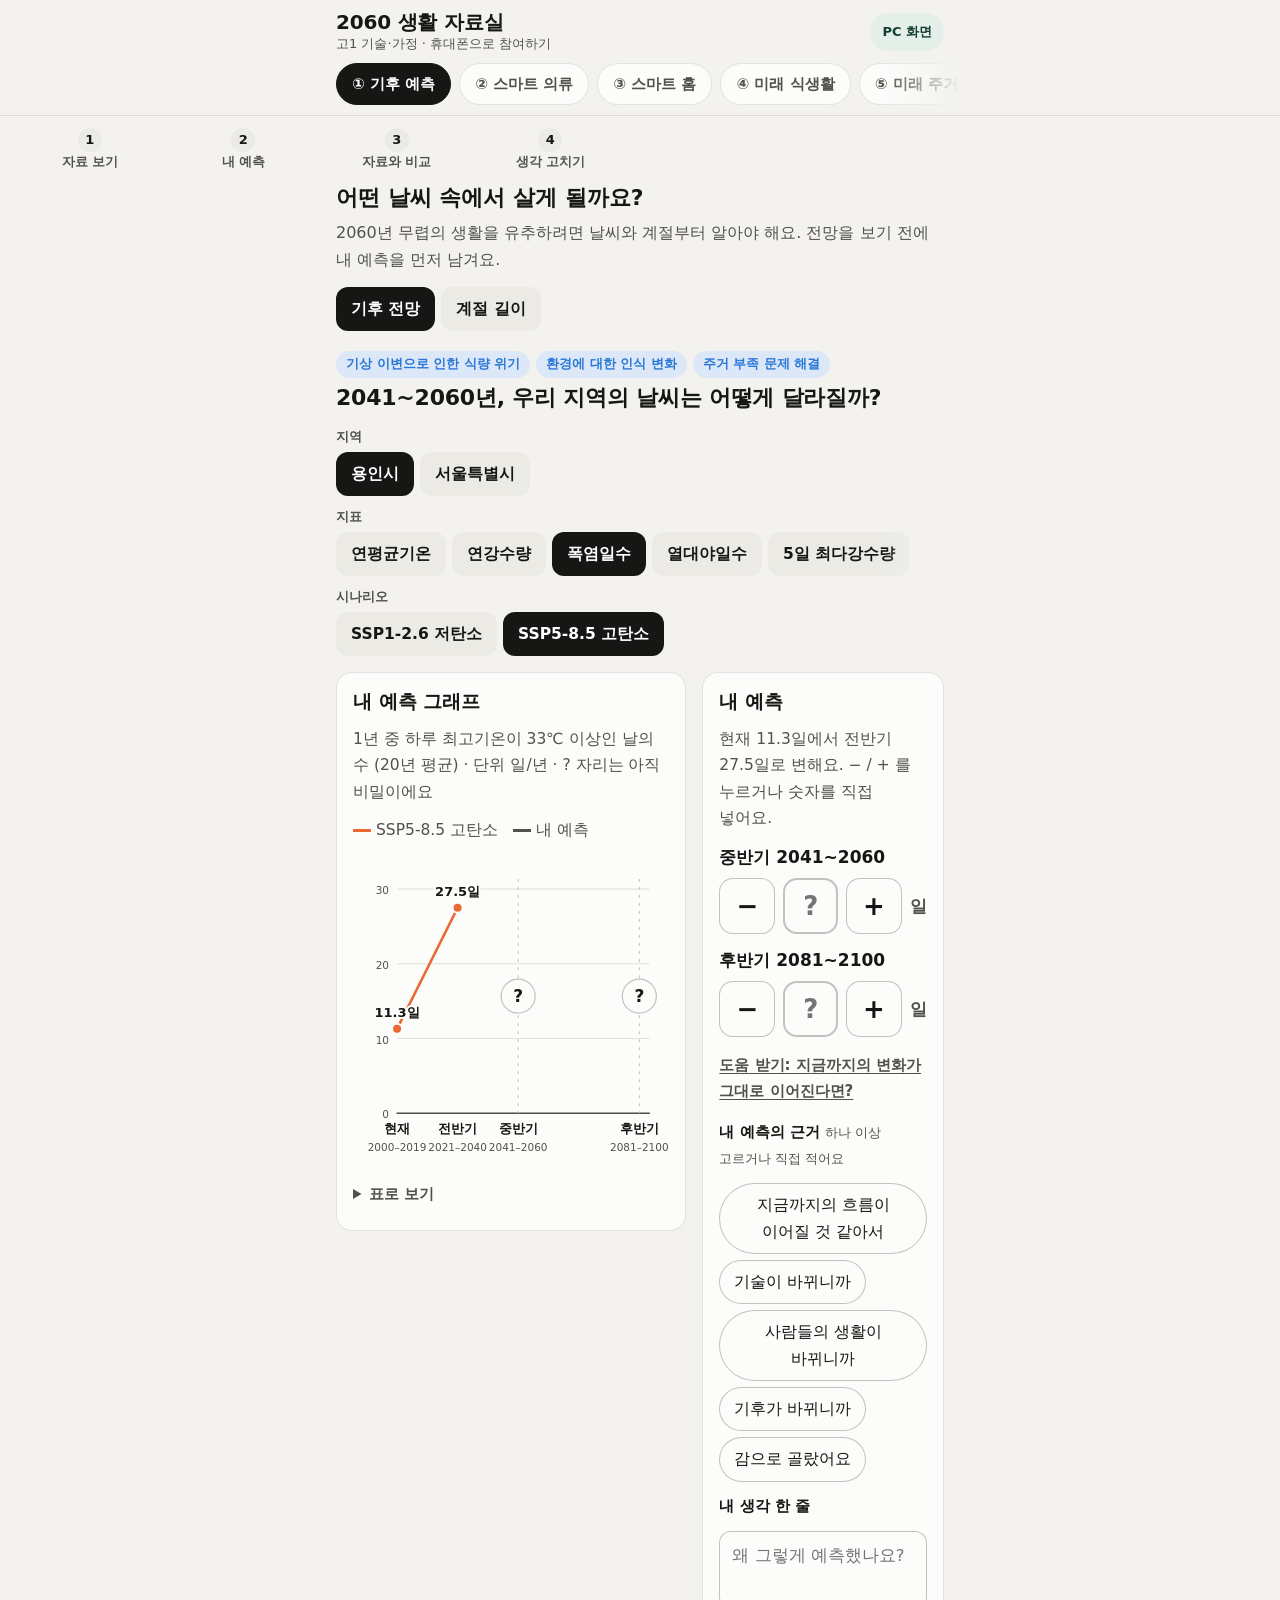
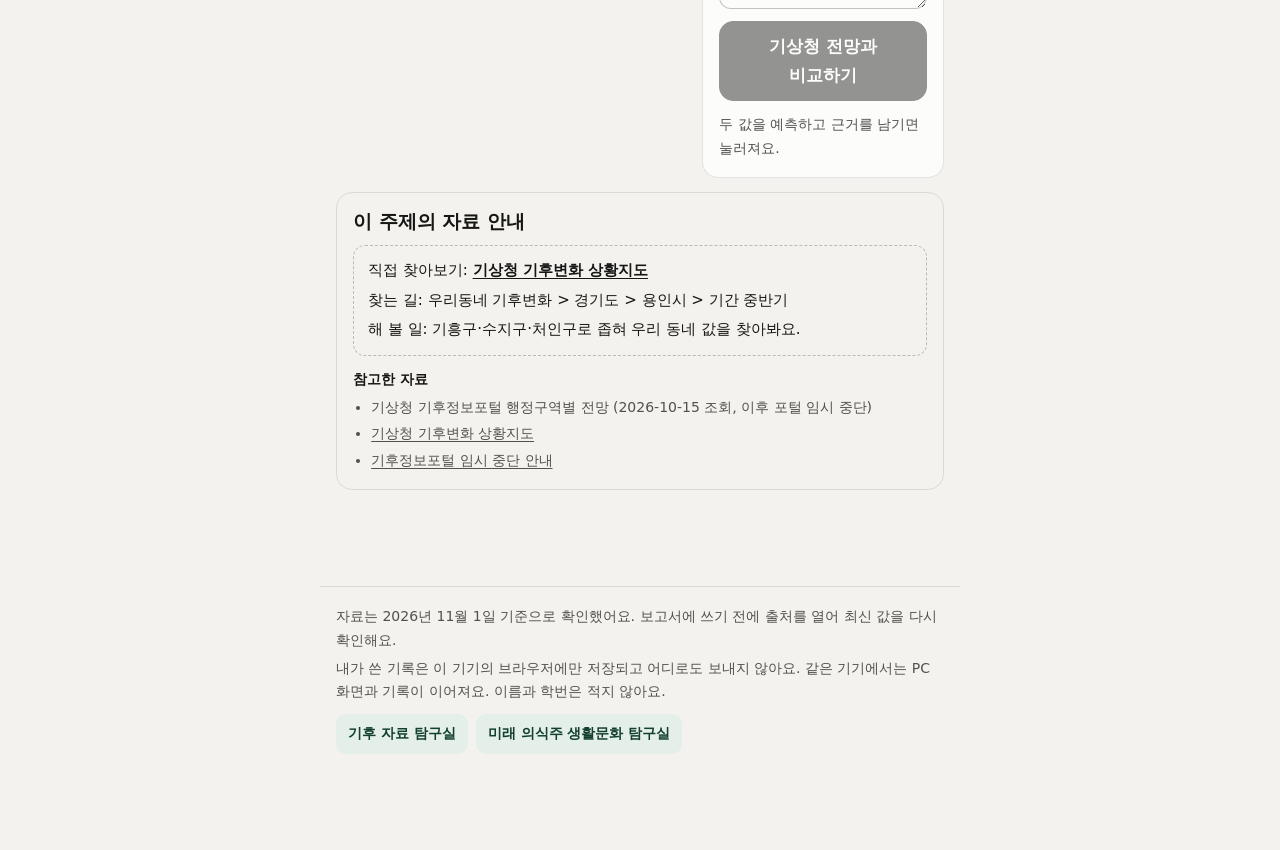
<file: 2060/m/index.html>
<!doctype html>
<html lang="ko">
<head>
  <meta charset="utf-8">
  <meta name="viewport" content="width=device-width, initial-scale=1, viewport-fit=cover">
  <meta name="claude:viewport-fit-sides" content="cover">
  <meta name="description" content="2060 생활 자료실을 휴대폰에서 참여하기 좋게 줄인 화면">
  <meta name="theme-color" content="#f3f2ee">
  <title>2060 생활 자료실 · 휴대폰</title>
  <link rel="icon" href="data:image/svg+xml,%3Csvg xmlns='http://www.w3.org/2000/svg' viewBox='0 0 64 64'%3E%3Crect width='64' height='64' rx='14' fill='%23123f2f'/%3E%3Cpath d='M12 44 L26 30 L36 38 L52 18' stroke='%23eb6834' stroke-width='6' fill='none' stroke-linecap='round' stroke-linejoin='round'/%3E%3C/svg%3E">
  <link rel="stylesheet" href="../lab.css">
  <link rel="stylesheet" href="m.css">
</head>
<body class="m">
  <div class="m-sticky">
    <header class="m-bar wrap">
      <div>
        <h1>2060 생활 자료실</h1>
        <p class="m-sub">고1 기술·가정 · 휴대폰으로 참여하기</p>
      </div>
      <a class="m-pc" href="../">PC 화면</a>
    </header>
    <div class="controls">
      <nav class="tabs wrap" id="tabs" role="tablist" aria-label="탐구 영역"></nav>
    </div>
  </div>

  <ol class="m-cycle wrap" aria-label="활동 순서">
    <li><b>1</b>자료 보기</li><li><b>2</b>내 예측</li><li><b>3</b>자료와 비교</li><li><b>4</b>생각 고치기</li>
  </ol>

  <main class="wrap" id="main" tabindex="-1">
    <noscript><p class="panel">이 페이지는 자바스크립트가 켜져 있어야 동작해요.</p></noscript>
  </main>

  <footer class="wrap foot">
    <p>자료는 2026년 11월 1일 기준으로 확인했어요. 보고서에 쓰기 전에 출처를 열어 최신 값을 다시 확인해요.</p>
    <p>내가 쓴 기록은 이 기기의 브라우저에만 저장되고 어디로도 보내지 않아요. 같은 기기에서는 PC 화면과 기록이 이어져요. 이름과 학번은 적지 않아요.</p>
    <p class="m-more"><a href="../../">기후 자료 탐구실</a><a href="../../future/">미래 의식주 생활문화 탐구실</a></p>
  </footer>

  <button class="m-top" id="toTop" type="button" aria-label="맨 위로" hidden>↑</button>
  <div class="toast" id="toast" role="status" aria-live="polite" hidden></div>

  <script src="../../data.js"></script>
  <script src="../content.js"></script>
  <script src="../app.js"></script>
  <script src="m.js"></script>
</body>
</html>
</file>
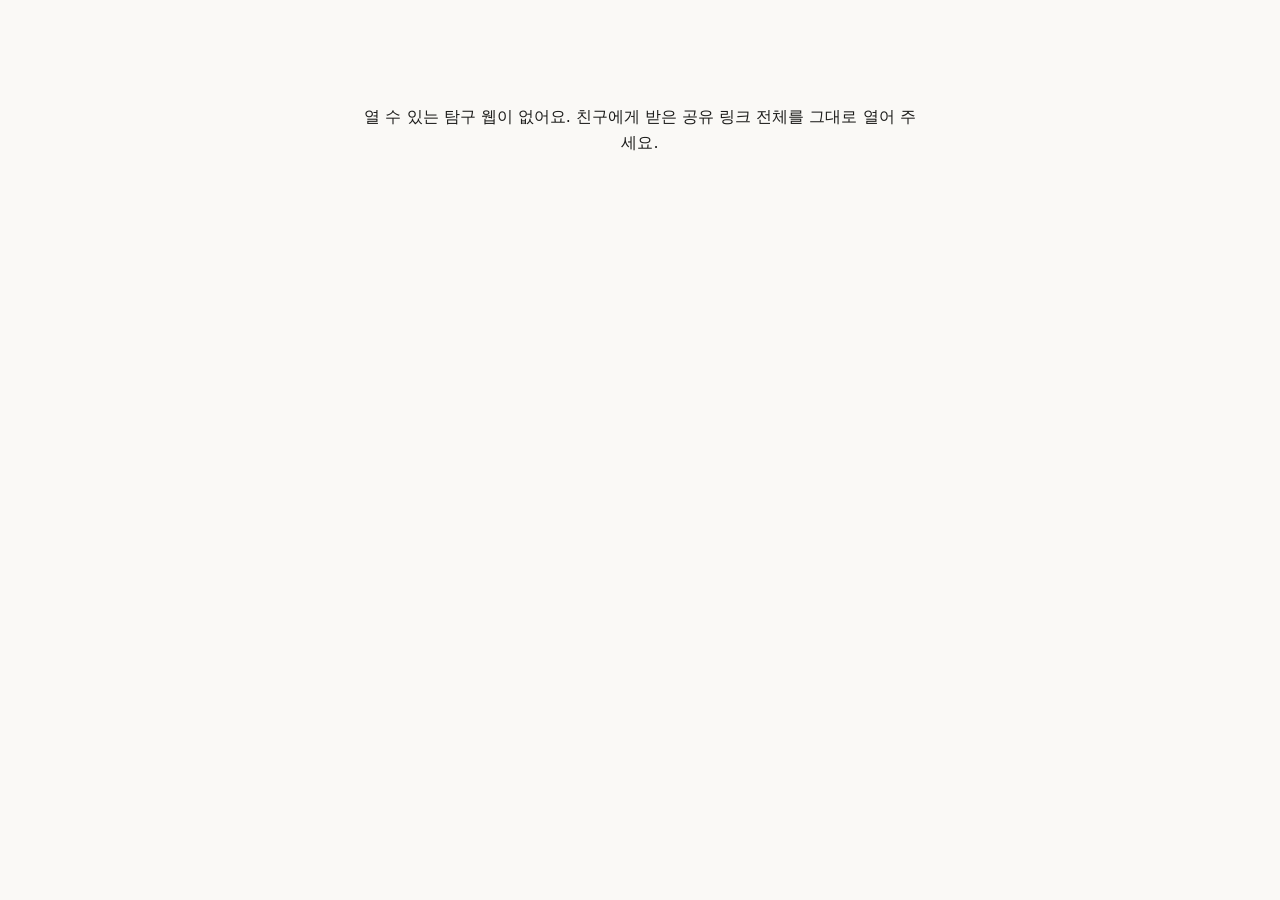
<file: site.html>
<!doctype html>
<html lang="ko">
<head>
  <meta charset="utf-8">
  <meta name="viewport" content="width=device-width, initial-scale=1">
  <title>학생 탐구 웹</title>
  <style id="siteStyle">
    body { margin: 0; font-family: system-ui, -apple-system, "Apple SD Gothic Neo", "Malgun Gothic", sans-serif; background: #faf9f6; color: #1d1d1b; }
    .msg { max-width: 560px; margin: 80px auto; padding: 24px; text-align: center; line-height: 1.6; }
  </style>
</head>
<body>
  <div class="msg" id="msg">학생이 만든 탐구 웹을 불러오는 중이에요…</div>
  <script src="js/sitegen.js"></script>
  <script>
    (async function () {
      var msg = document.getElementById("msg");
      var code = location.hash.slice(1);
      if (!code) { msg.textContent = "열 수 있는 탐구 웹이 없어요. 친구에게 받은 공유 링크 전체를 그대로 열어 주세요."; return; }
      try {
        var site = await window.SiteGen.decode(code);
        document.getElementById("siteStyle").textContent = window.SiteGen.css(site);
        document.title = site.title;
        document.body.innerHTML = window.SiteGen.body(site);
        window.SiteGen.bindQuiz(document);
      } catch (e) {
        msg.textContent = e && e.message === "old-browser"
          ? "이 기기의 브라우저가 오래되어 이 링크를 열 수 없어요. 친구에게 HTML 파일로 받아 보세요."
          : "링크가 잘렸거나 잘못된 것 같아요. 공유 링크 전체를 다시 복사해 열어 주세요.";
      }
    })();
  </script>
</body>
</html>
</file>
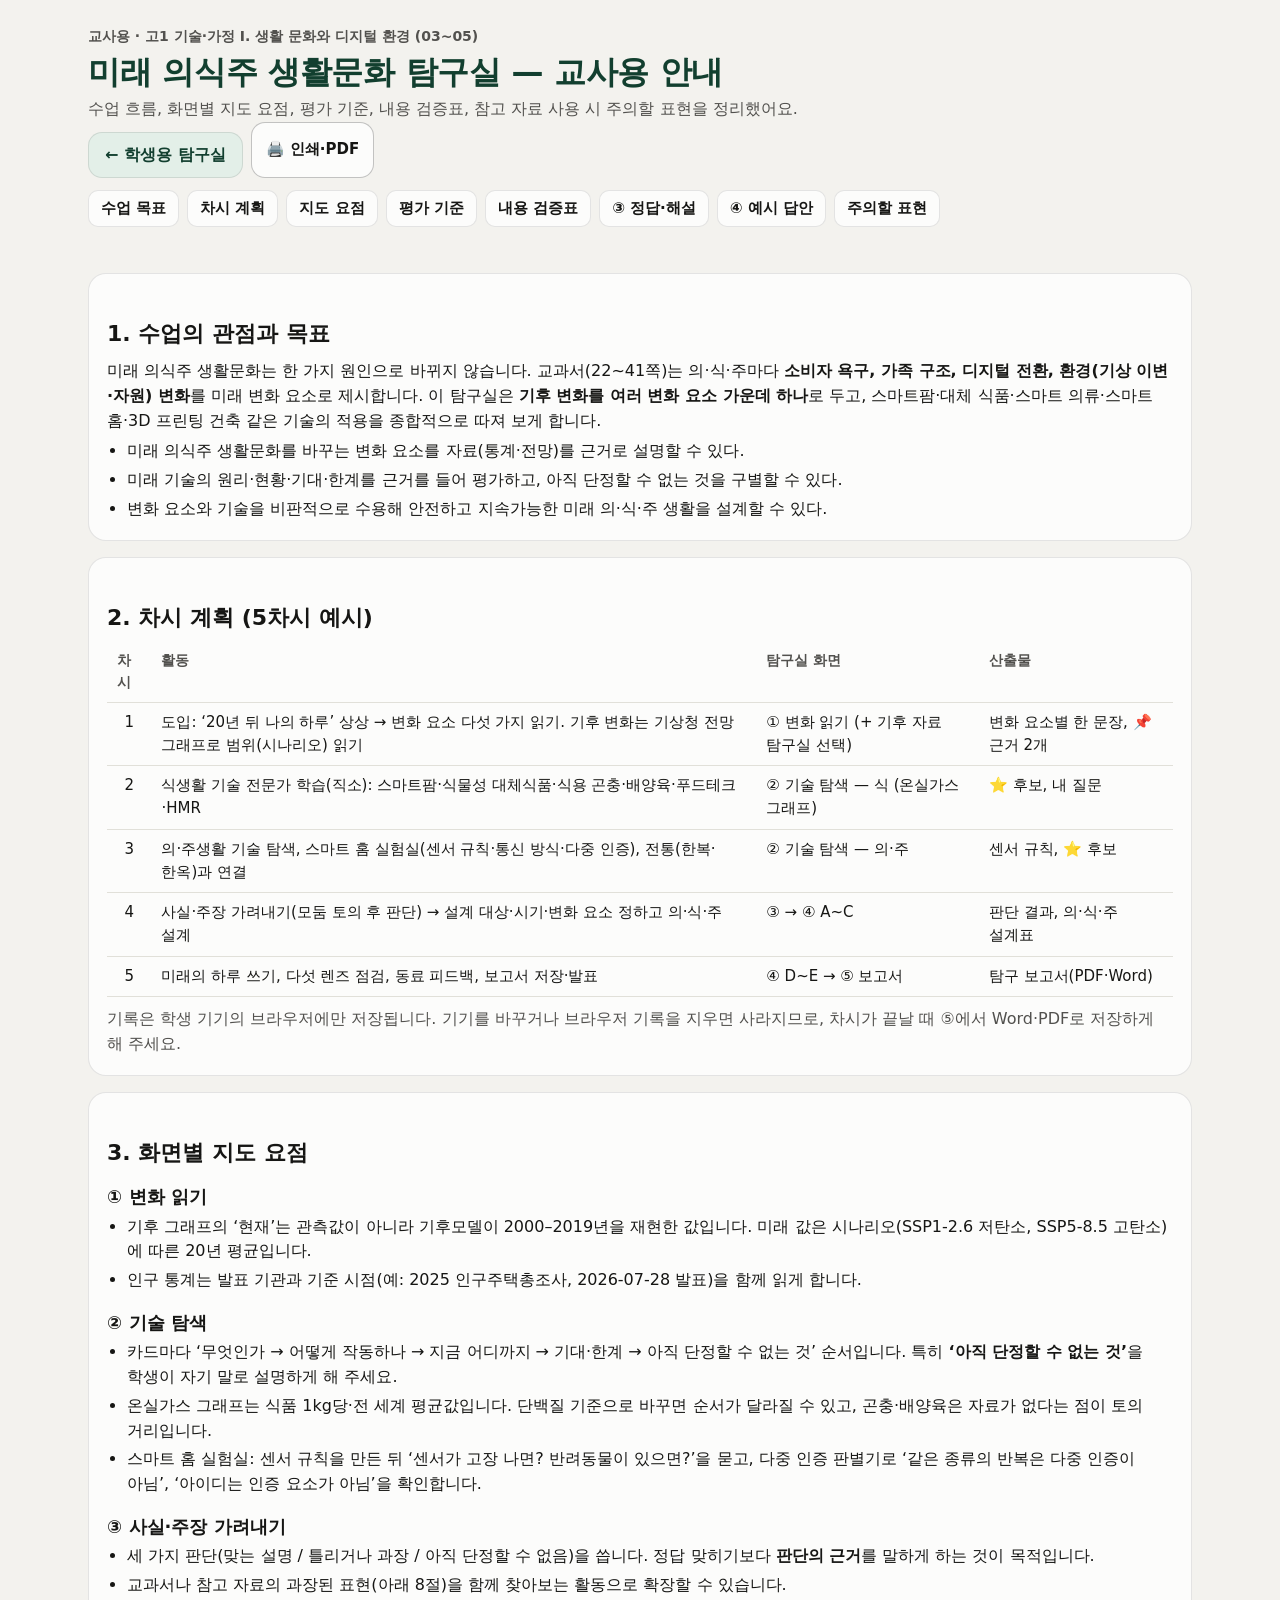
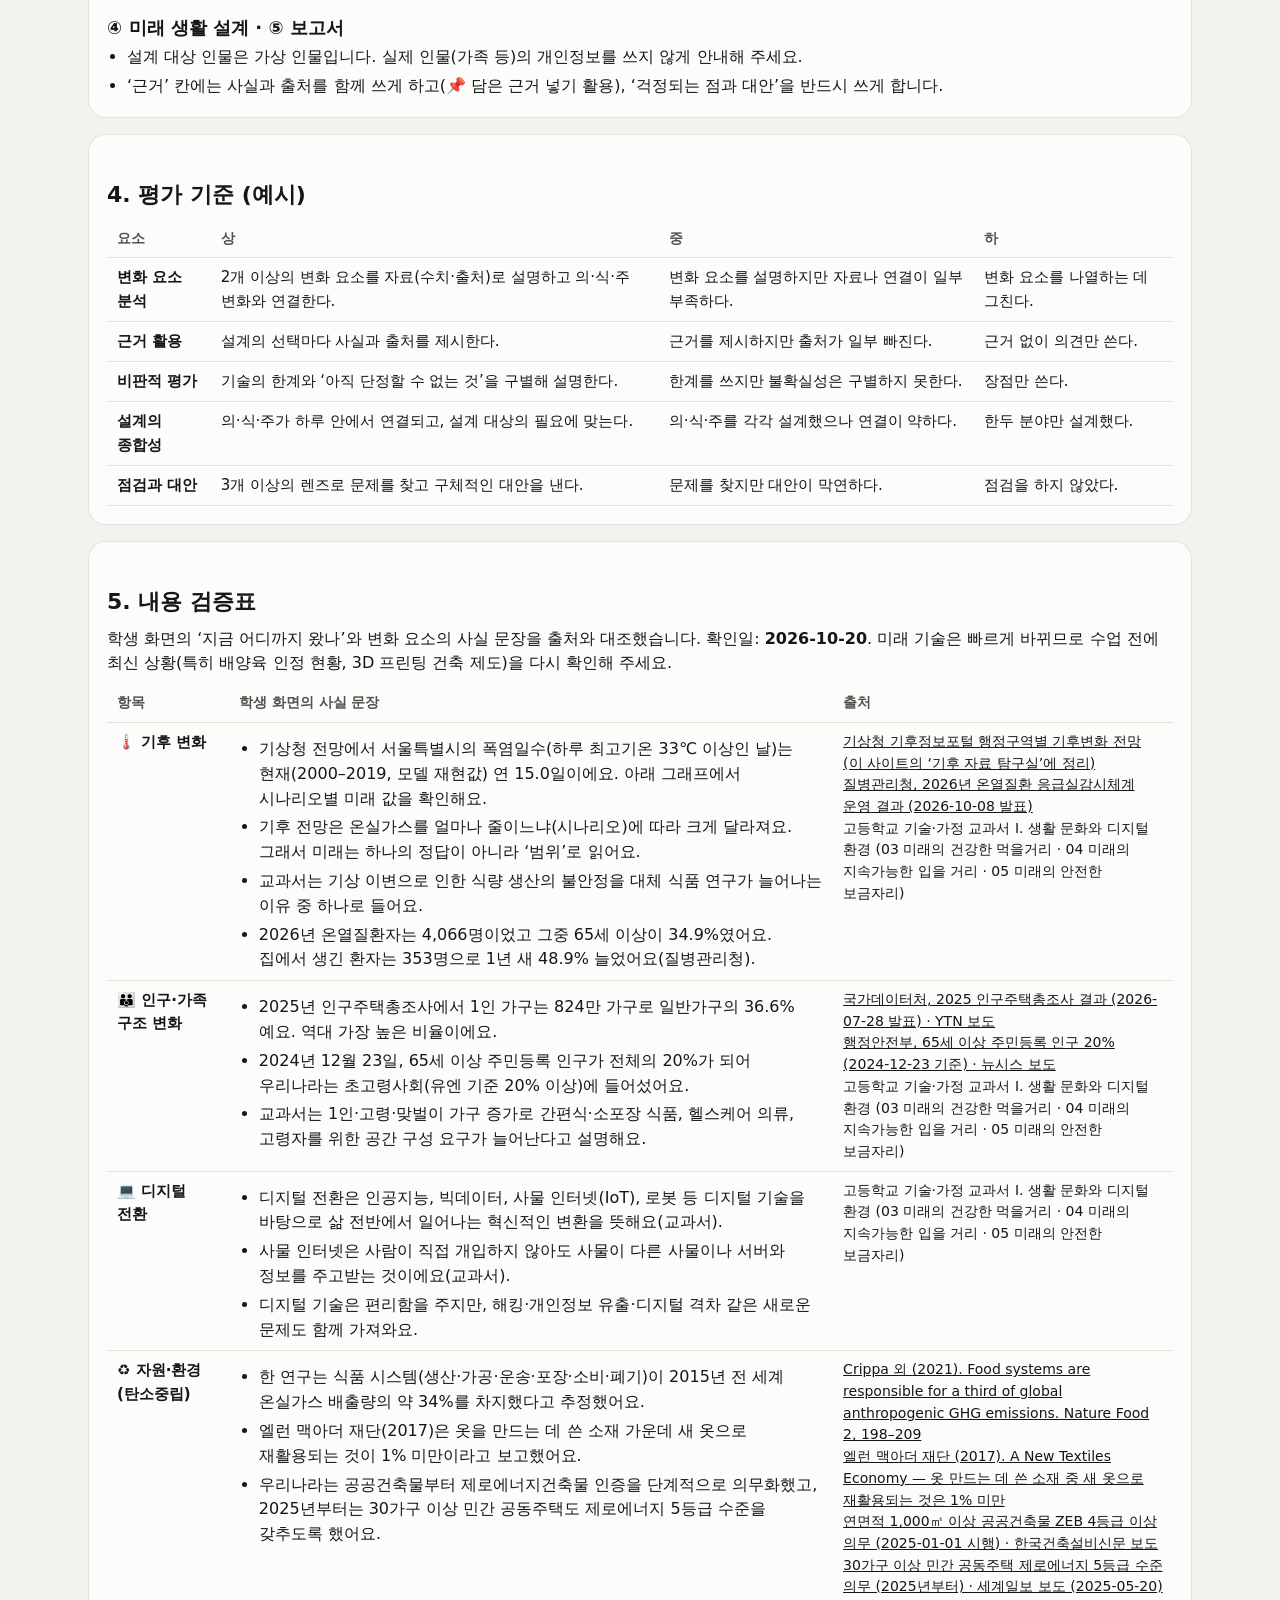
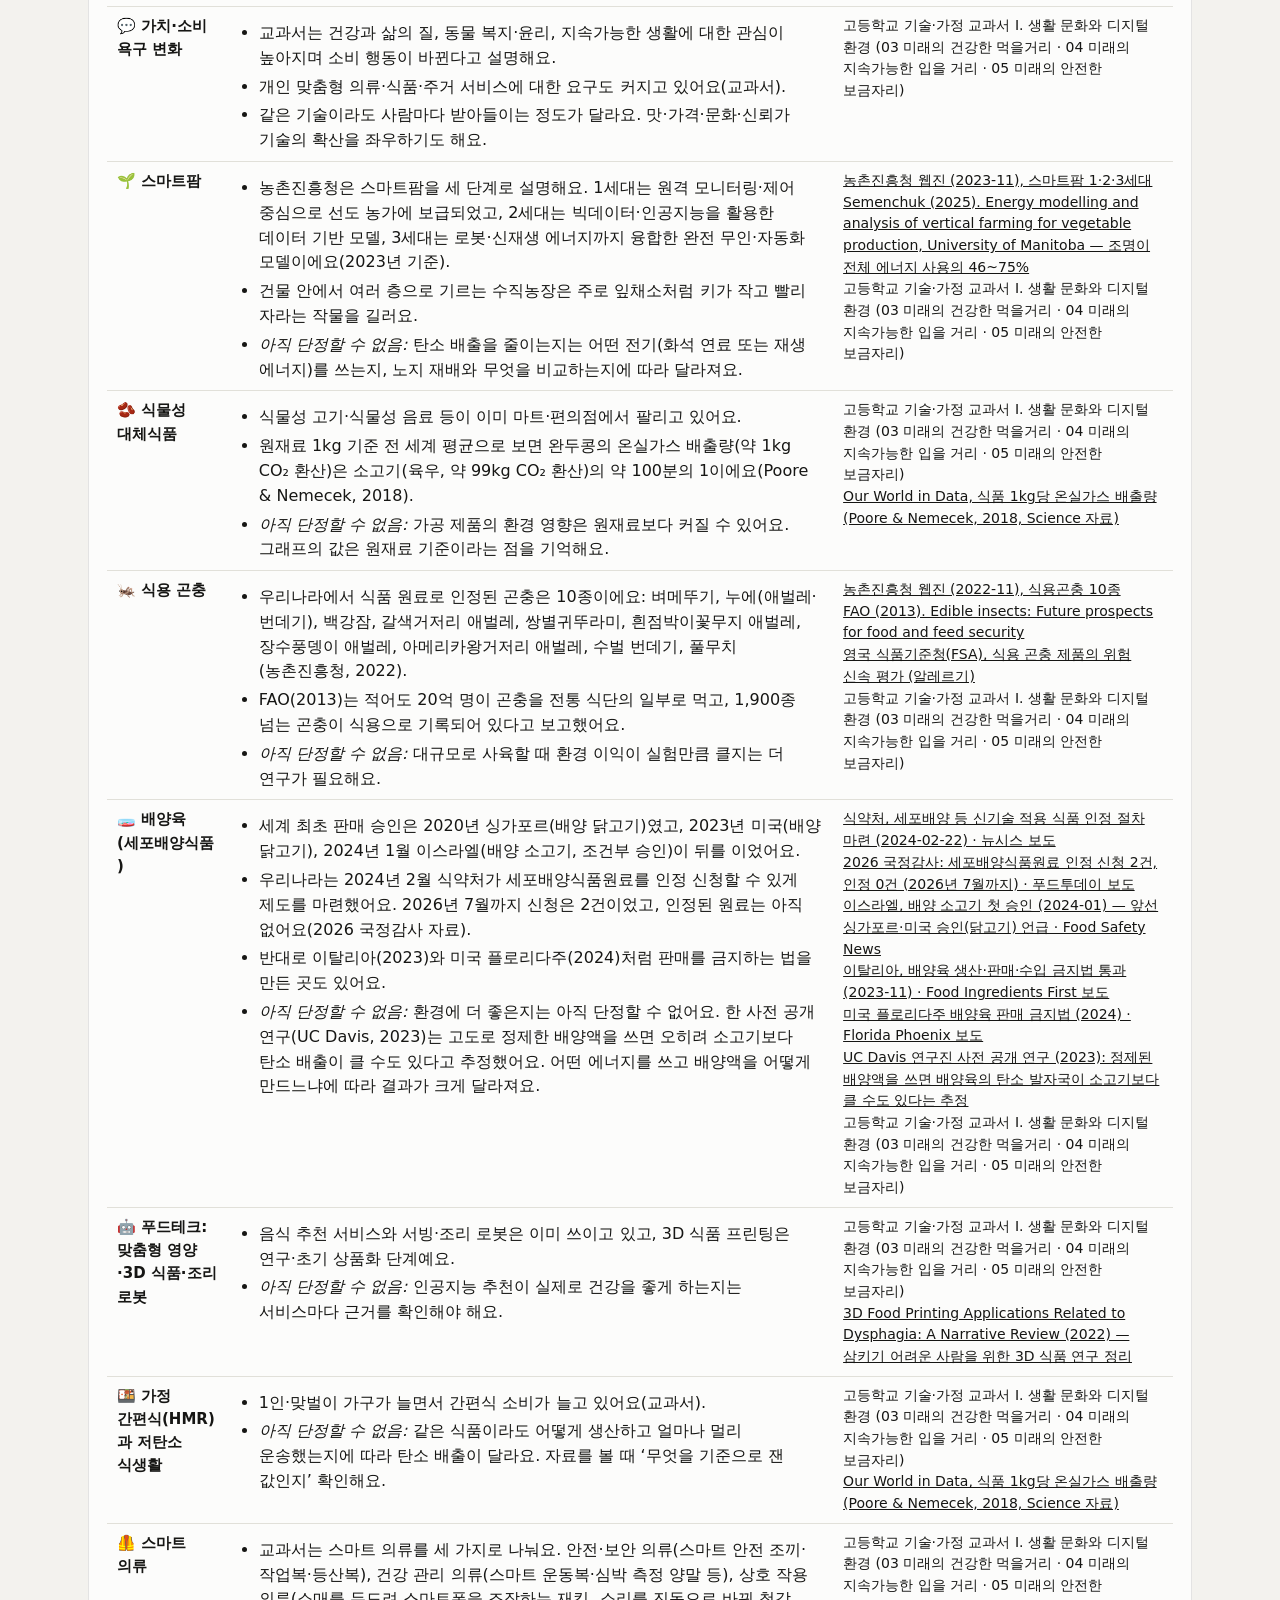
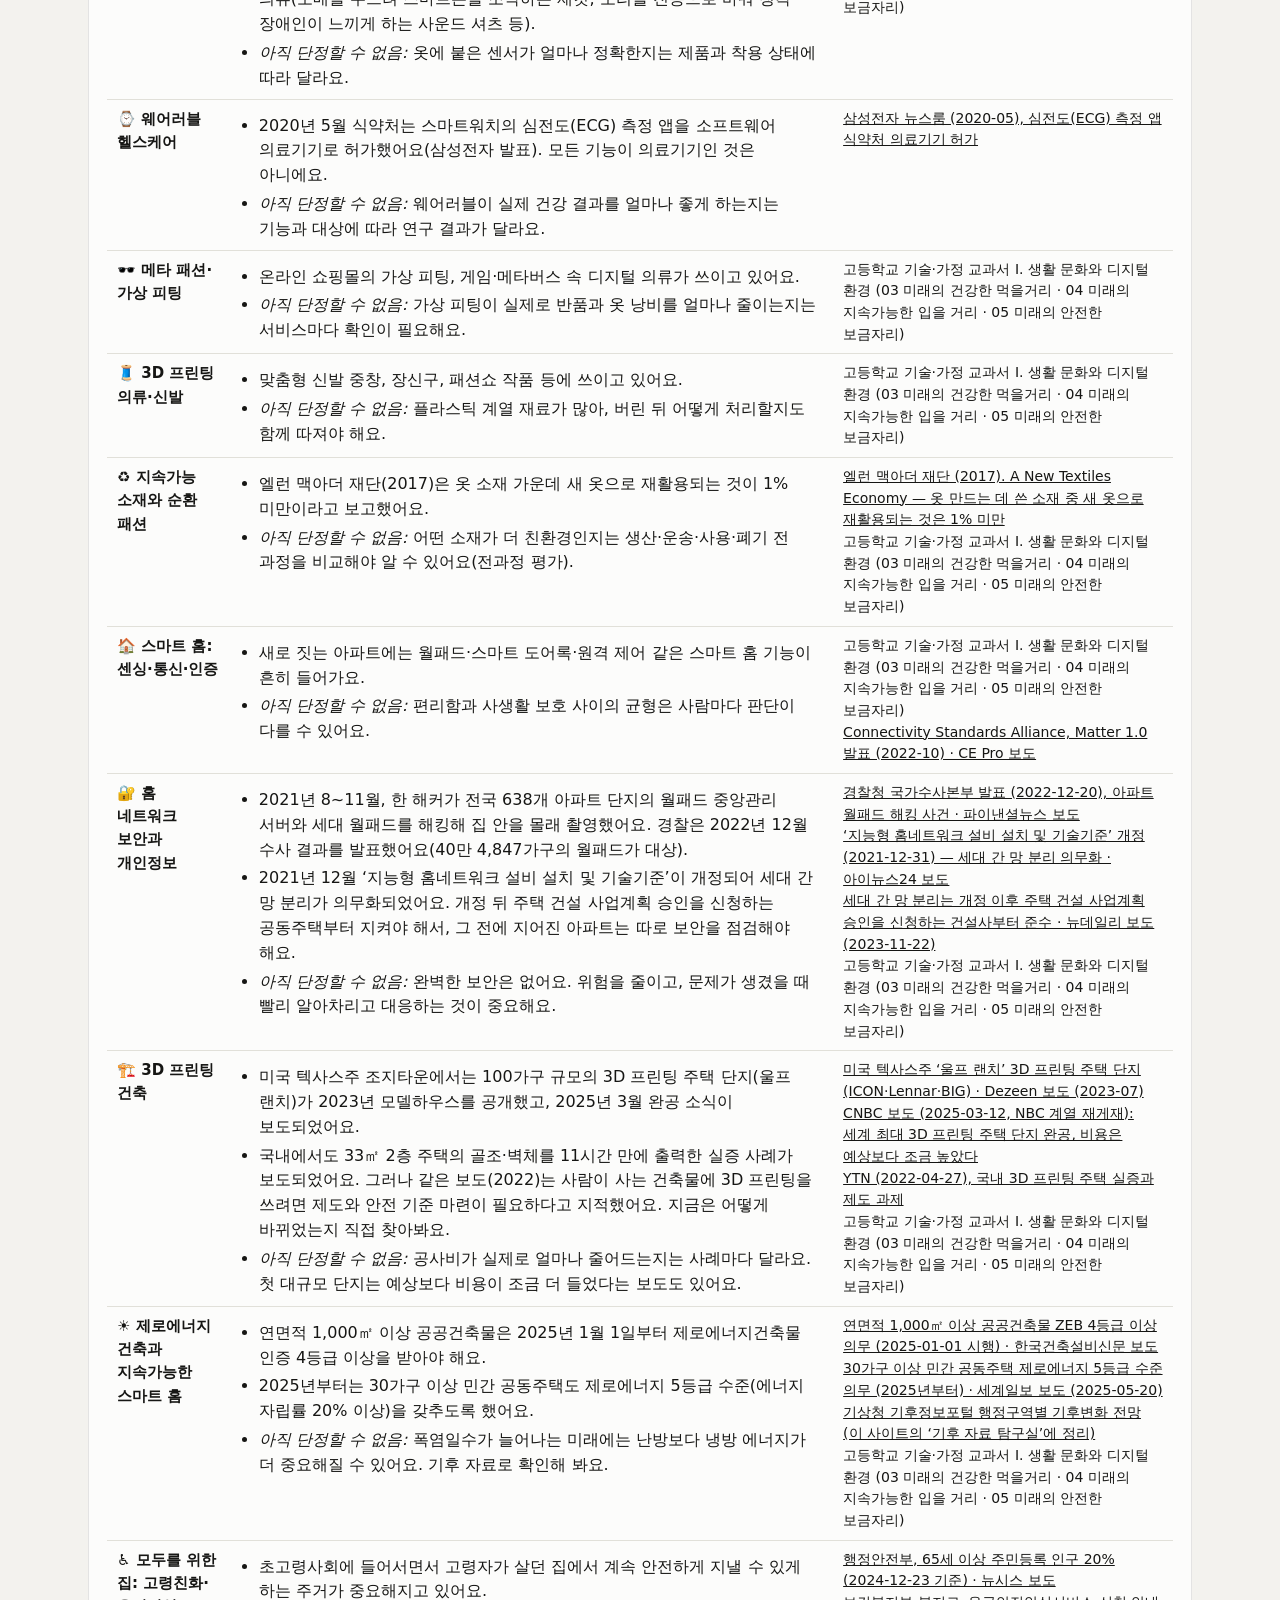
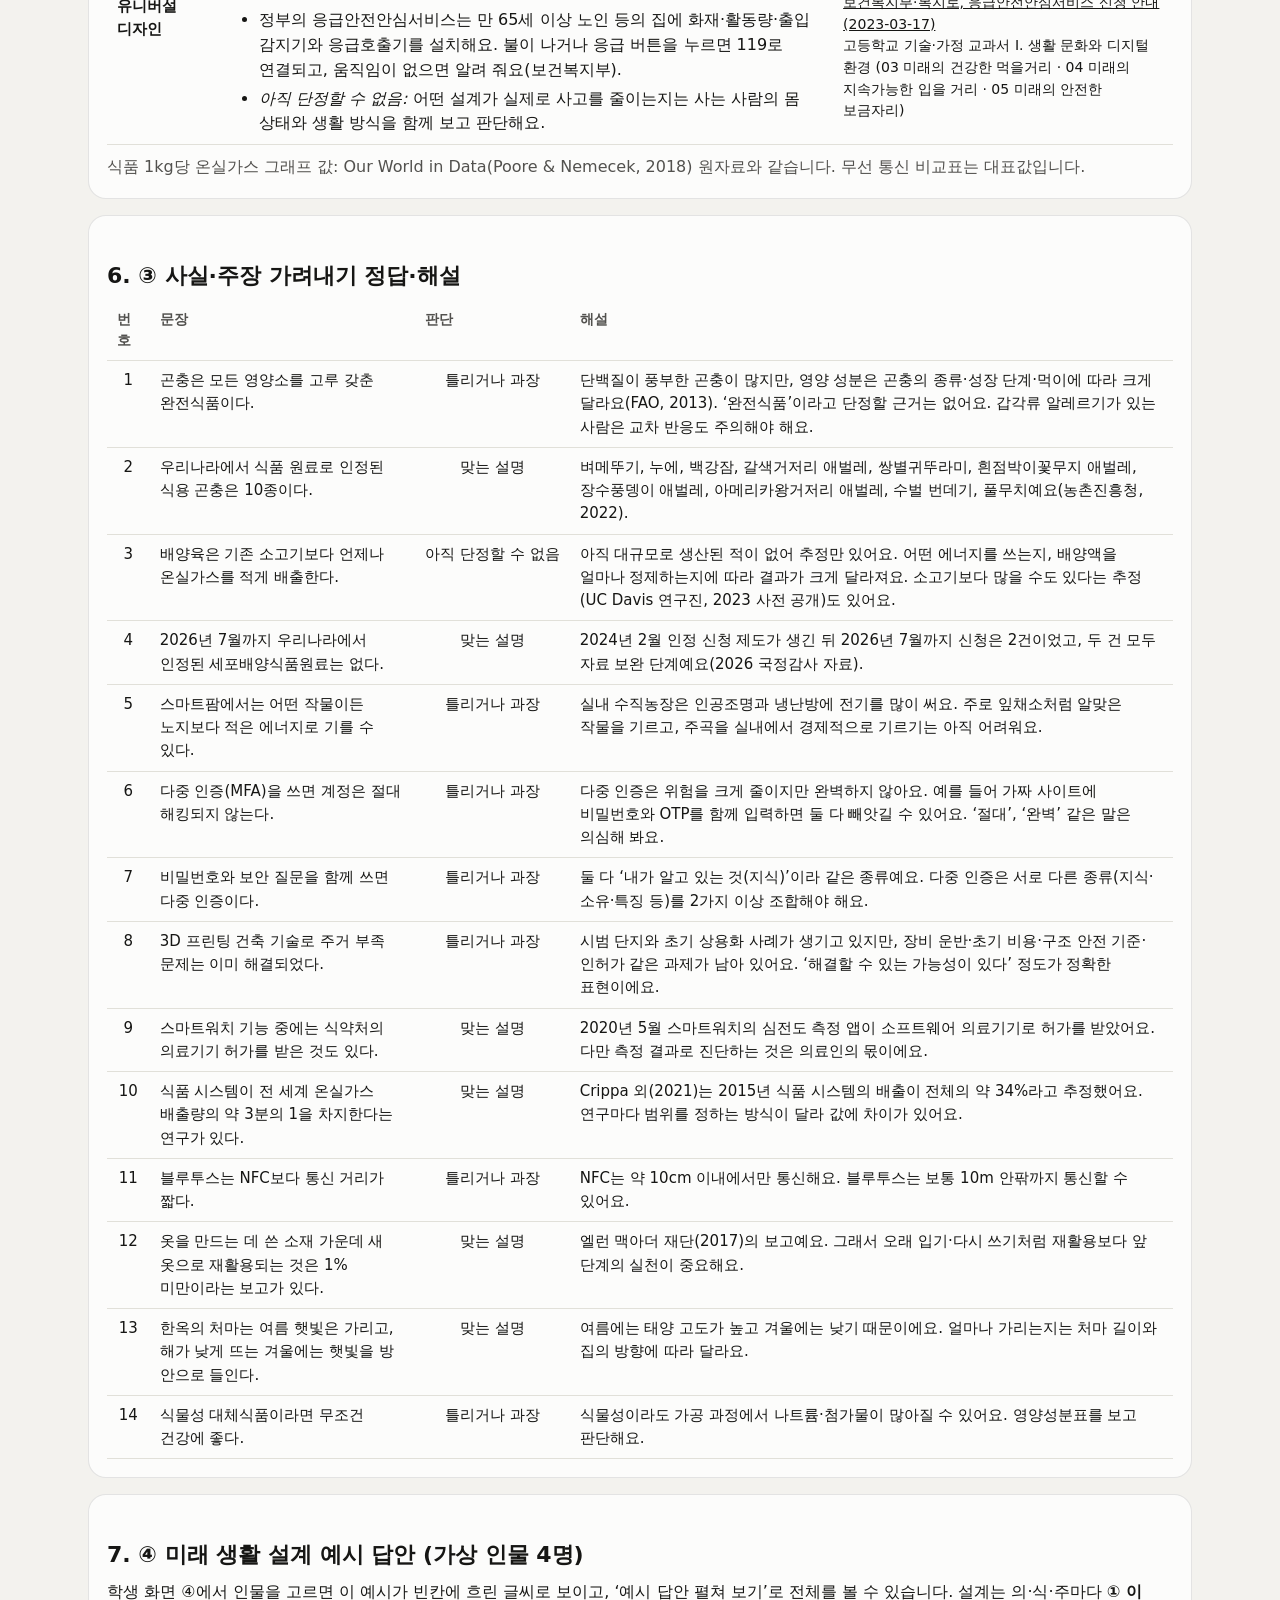
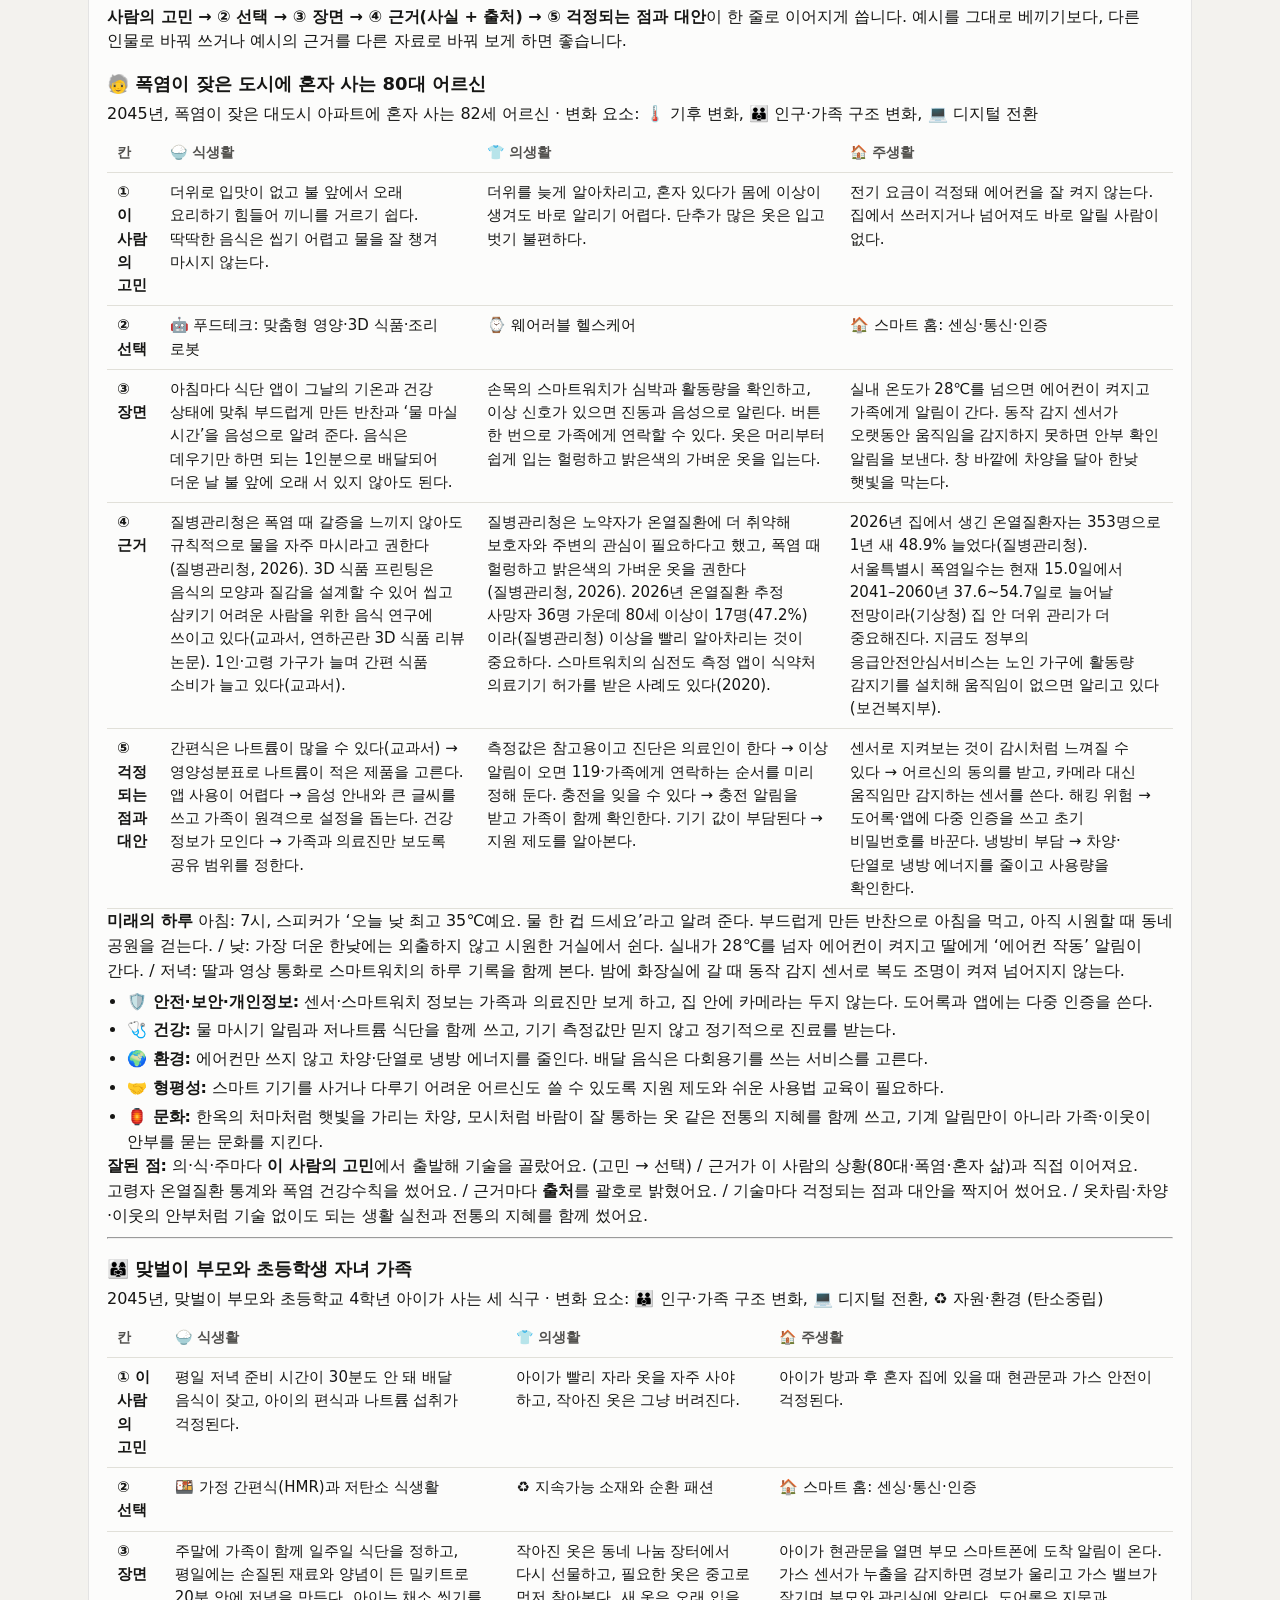
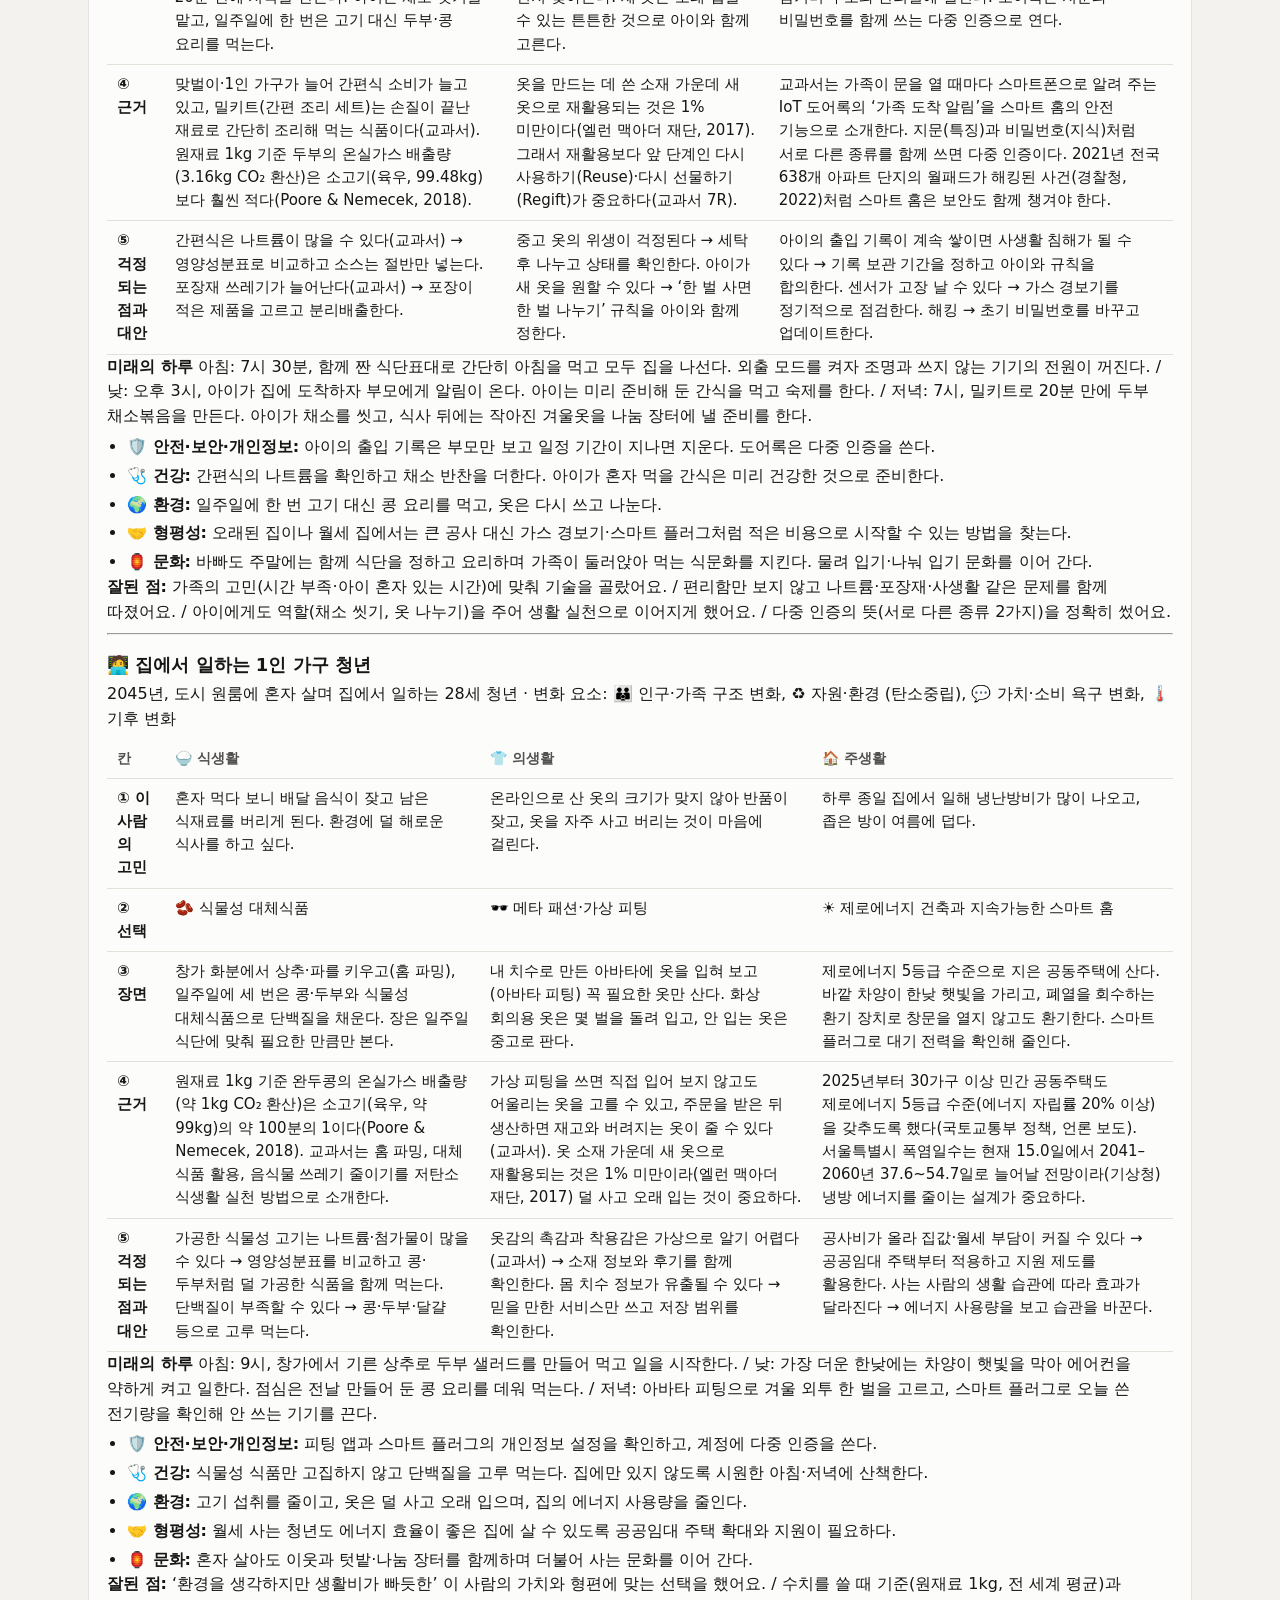
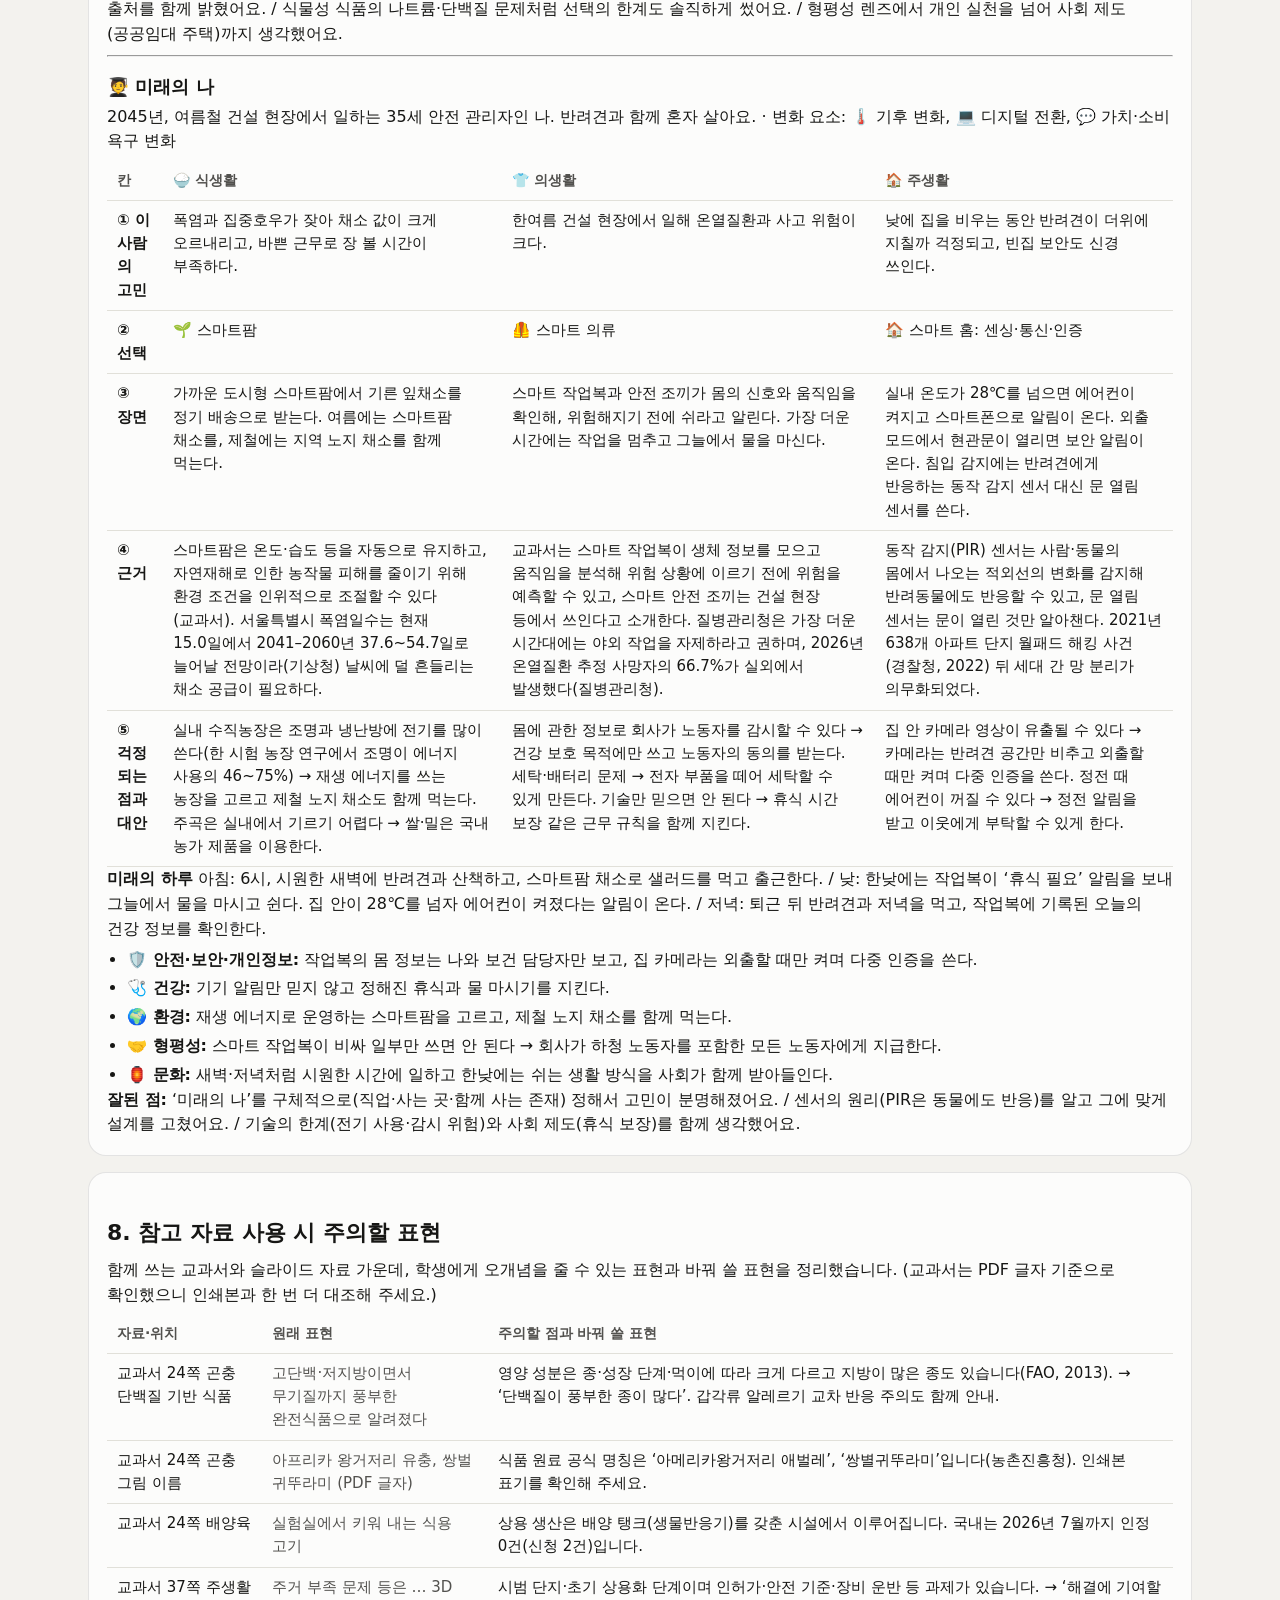
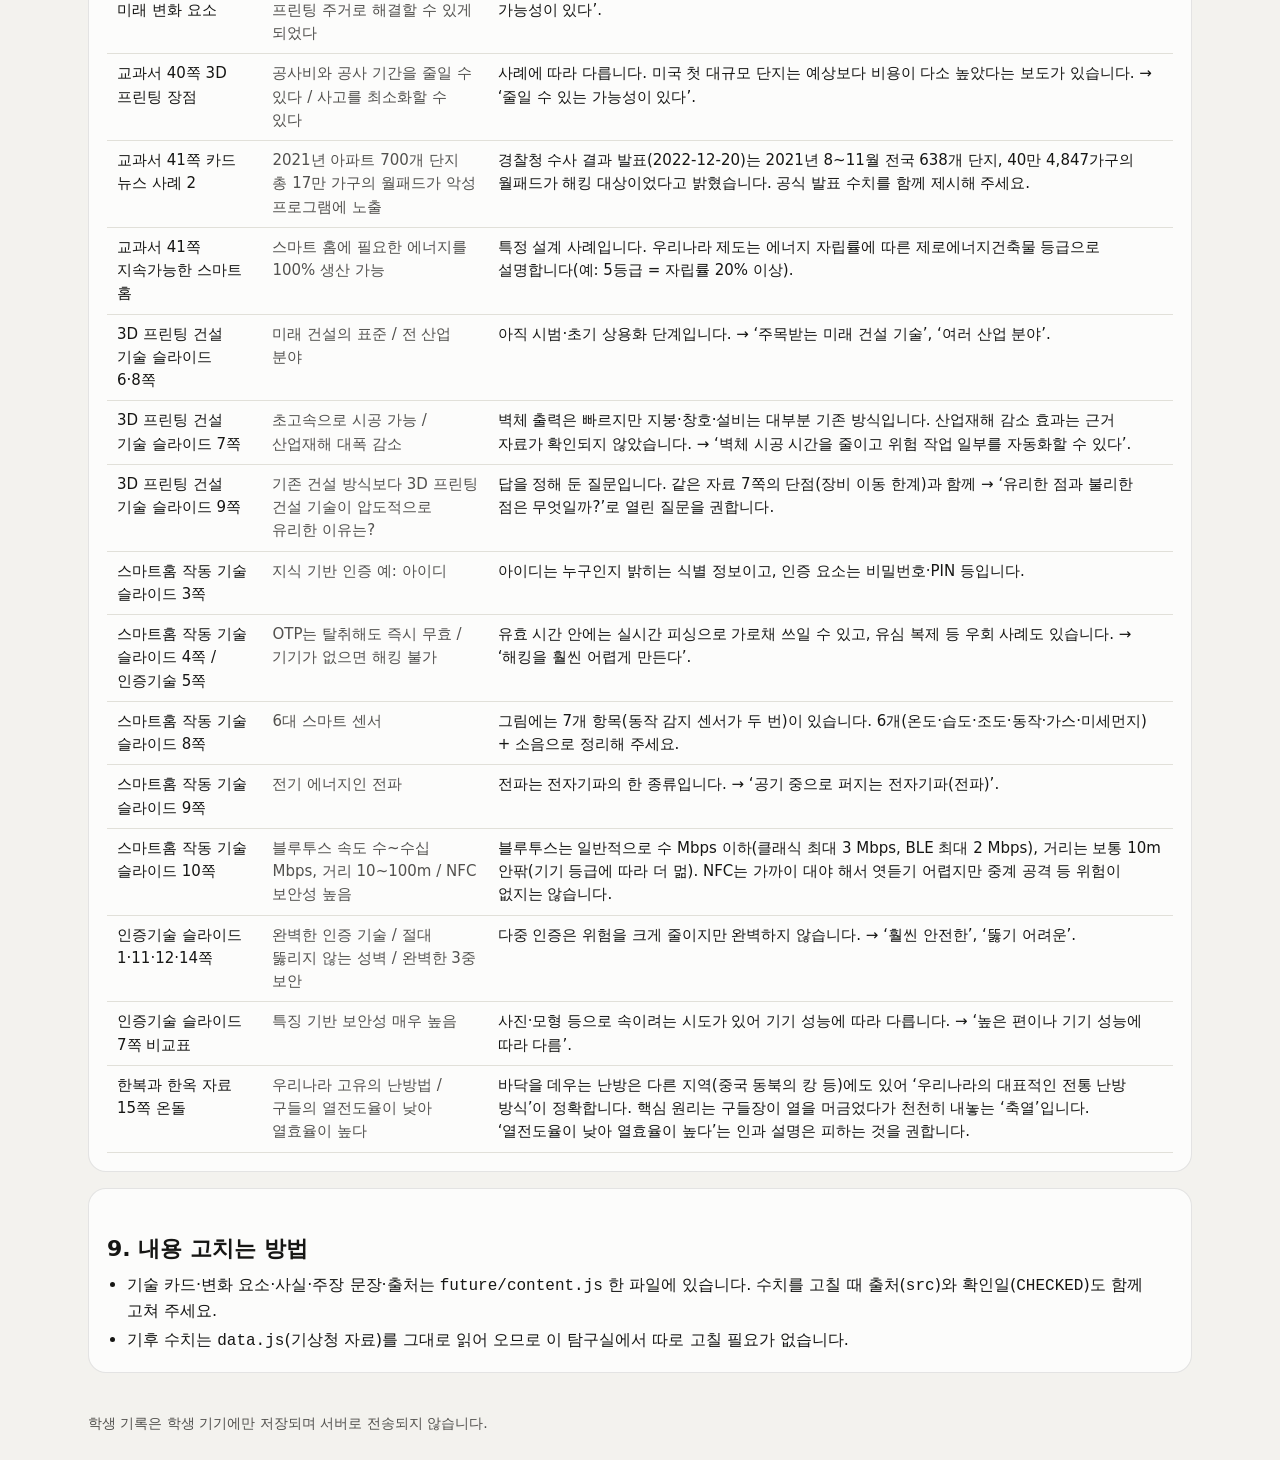
<file: future/teacher.html>
<!doctype html>
<html lang="ko">
<head>
  <meta charset="utf-8">
  <meta name="viewport" content="width=device-width, initial-scale=1, viewport-fit=cover">
  <meta name="theme-color" content="#f3f2ee" media="(prefers-color-scheme: light)">
  <meta name="theme-color" content="#121211" media="(prefers-color-scheme: dark)">
  <title>교사용 안내 — 미래 의식주 생활문화 탐구실</title>
  <link rel="stylesheet" href="../style.css">
  <link rel="stylesheet" href="future.css">
  <style>
    .t-doc h2 { font-size: 22px; font-weight: 800; margin: 28px 0 10px; }
    .t-doc h3 { font-size: 18px; font-weight: 800; margin: 18px 0 6px; }
    .t-doc p, .t-doc li { font-size: 16px; }
    .t-doc .dtable th, .t-doc .dtable td { white-space: normal; text-align: left; vertical-align: top; }
    .t-doc .dtable td.c { text-align: center; white-space: nowrap; }
    .fix-old { color: var(--ink-2); }
    .toc { display: flex; flex-wrap: wrap; gap: 8px; margin-top: 12px; }
    .toc a { font-weight: 700; font-size: 15px; padding: 6px 12px; border-radius: 10px; background: var(--surface); border: 1px solid var(--border); text-decoration: none; }
    @media print {
      .no-print { display: none !important; }
      body { background: #fff; color: #111; font-size: 12px; }
      .panel { border: 1px solid #ccc; break-inside: avoid; }
    }
  </style>
</head>
<body>
  <header class="masthead">
    <div class="wrap">
      <p class="eyebrow">교사용 · 고1 기술·가정 Ⅰ. 생활 문화와 디지털 환경 (03~05)</p>
      <h1>미래 의식주 생활문화 탐구실 — 교사용 안내</h1>
      <p class="sub">수업 흐름, 화면별 지도 요점, 평가 기준, 내용 검증표, 참고 자료 사용 시 주의할 표현을 정리했어요.</p>
      <div class="mast-links no-print">
        <a class="rpg-link" href="./">← 학생용 탐구실</a>
        <button type="button" class="btn small" onclick="window.print()">🖨️ 인쇄·PDF</button>
      </div>
      <nav class="toc no-print" aria-label="목차">
        <a href="#goal">수업 목표</a><a href="#plan">차시 계획</a><a href="#tips">지도 요점</a><a href="#rubric">평가 기준</a><a href="#verify">내용 검증표</a><a href="#key">③ 정답·해설</a><a href="#examples">④ 예시 답안</a><a href="#fix">주의할 표현</a>
      </nav>
    </div>
  </header>

  <main class="wrap t-doc" id="main">
    <section class="panel" id="goal">
      <h2>1. 수업의 관점과 목표</h2>
      <p>미래 의식주 생활문화는 한 가지 원인으로 바뀌지 않습니다. 교과서(22~41쪽)는 의·식·주마다 <b>소비자 욕구, 가족 구조, 디지털 전환, 환경(기상 이변·자원) 변화</b>를 미래 변화 요소로 제시합니다. 이 탐구실은 <b>기후 변화를 여러 변화 요소 가운데 하나</b>로 두고, 스마트팜·대체 식품·스마트 의류·스마트 홈·3D 프린팅 건축 같은 기술의 적용을 종합적으로 따져 보게 합니다.</p>
      <ul class="plain">
        <li>미래 의식주 생활문화를 바꾸는 변화 요소를 자료(통계·전망)를 근거로 설명할 수 있다.</li>
        <li>미래 기술의 원리·현황·기대·한계를 근거를 들어 평가하고, 아직 단정할 수 없는 것을 구별할 수 있다.</li>
        <li>변화 요소와 기술을 비판적으로 수용해 안전하고 지속가능한 미래 의·식·주 생활을 설계할 수 있다.</li>
      </ul>
    </section>

    <section class="panel" id="plan">
      <h2>2. 차시 계획 (5차시 예시)</h2>
      <div class="table-scroll"><table class="dtable">
        <thead><tr><th scope="col">차시</th><th scope="col">활동</th><th scope="col">탐구실 화면</th><th scope="col">산출물</th></tr></thead>
        <tbody>
          <tr><td class="c">1</td><td>도입: ‘20년 뒤 나의 하루’ 상상 → 변화 요소 다섯 가지 읽기. 기후 변화는 기상청 전망 그래프로 범위(시나리오) 읽기</td><td>① 변화 읽기 (+ 기후 자료 탐구실 선택)</td><td>변화 요소별 한 문장, 📌 근거 2개</td></tr>
          <tr><td class="c">2</td><td>식생활 기술 전문가 학습(직소): 스마트팜·식물성 대체식품·식용 곤충·배양육·푸드테크·HMR</td><td>② 기술 탐색 — 식 (온실가스 그래프)</td><td>⭐ 후보, 내 질문</td></tr>
          <tr><td class="c">3</td><td>의·주생활 기술 탐색, 스마트 홈 실험실(센서 규칙·통신 방식·다중 인증), 전통(한복·한옥)과 연결</td><td>② 기술 탐색 — 의·주</td><td>센서 규칙, ⭐ 후보</td></tr>
          <tr><td class="c">4</td><td>사실·주장 가려내기(모둠 토의 후 판단) → 설계 대상·시기·변화 요소 정하고 의·식·주 설계</td><td>③ → ④ A~C</td><td>판단 결과, 의·식·주 설계표</td></tr>
          <tr><td class="c">5</td><td>미래의 하루 쓰기, 다섯 렌즈 점검, 동료 피드백, 보고서 저장·발표</td><td>④ D~E → ⑤ 보고서</td><td>탐구 보고서(PDF·Word)</td></tr>
        </tbody>
      </table></div>
      <p class="note">기록은 학생 기기의 브라우저에만 저장됩니다. 기기를 바꾸거나 브라우저 기록을 지우면 사라지므로, 차시가 끝날 때 ⑤에서 Word·PDF로 저장하게 해 주세요.</p>
    </section>

    <section class="panel" id="tips">
      <h2>3. 화면별 지도 요점</h2>
      <h3>① 변화 읽기</h3>
      <ul class="plain">
        <li>기후 그래프의 ‘현재’는 관측값이 아니라 기후모델이 2000–2019년을 재현한 값입니다. 미래 값은 시나리오(SSP1-2.6 저탄소, SSP5-8.5 고탄소)에 따른 20년 평균입니다.</li>
        <li>인구 통계는 발표 기관과 기준 시점(예: 2025 인구주택총조사, 2026-07-28 발표)을 함께 읽게 합니다.</li>
      </ul>
      <h3>② 기술 탐색</h3>
      <ul class="plain">
        <li>카드마다 ‘무엇인가 → 어떻게 작동하나 → 지금 어디까지 → 기대·한계 → 아직 단정할 수 없는 것’ 순서입니다. 특히 <b>‘아직 단정할 수 없는 것’</b>을 학생이 자기 말로 설명하게 해 주세요.</li>
        <li>온실가스 그래프는 식품 1kg당·전 세계 평균값입니다. 단백질 기준으로 바꾸면 순서가 달라질 수 있고, 곤충·배양육은 자료가 없다는 점이 토의 거리입니다.</li>
        <li>스마트 홈 실험실: 센서 규칙을 만든 뒤 ‘센서가 고장 나면? 반려동물이 있으면?’을 묻고, 다중 인증 판별기로 ‘같은 종류의 반복은 다중 인증이 아님’, ‘아이디는 인증 요소가 아님’을 확인합니다.</li>
      </ul>
      <h3>③ 사실·주장 가려내기</h3>
      <ul class="plain">
        <li>세 가지 판단(맞는 설명 / 틀리거나 과장 / 아직 단정할 수 없음)을 씁니다. 정답 맞히기보다 <b>판단의 근거</b>를 말하게 하는 것이 목적입니다.</li>
        <li>교과서나 참고 자료의 과장된 표현(아래 8절)을 함께 찾아보는 활동으로 확장할 수 있습니다.</li>
      </ul>
      <h3>④ 미래 생활 설계 · ⑤ 보고서</h3>
      <ul class="plain">
        <li>설계 대상 인물은 가상 인물입니다. 실제 인물(가족 등)의 개인정보를 쓰지 않게 안내해 주세요.</li>
        <li>‘근거’ 칸에는 사실과 출처를 함께 쓰게 하고(📌 담은 근거 넣기 활용), ‘걱정되는 점과 대안’을 반드시 쓰게 합니다.</li>
      </ul>
    </section>

    <section class="panel" id="rubric">
      <h2>4. 평가 기준 (예시)</h2>
      <div class="table-scroll"><table class="dtable">
        <thead><tr><th scope="col">요소</th><th scope="col">상</th><th scope="col">중</th><th scope="col">하</th></tr></thead>
        <tbody>
          <tr><th scope="row">변화 요소 분석</th><td>2개 이상의 변화 요소를 자료(수치·출처)로 설명하고 의·식·주 변화와 연결한다.</td><td>변화 요소를 설명하지만 자료나 연결이 일부 부족하다.</td><td>변화 요소를 나열하는 데 그친다.</td></tr>
          <tr><th scope="row">근거 활용</th><td>설계의 선택마다 사실과 출처를 제시한다.</td><td>근거를 제시하지만 출처가 일부 빠진다.</td><td>근거 없이 의견만 쓴다.</td></tr>
          <tr><th scope="row">비판적 평가</th><td>기술의 한계와 ‘아직 단정할 수 없는 것’을 구별해 설명한다.</td><td>한계를 쓰지만 불확실성은 구별하지 못한다.</td><td>장점만 쓴다.</td></tr>
          <tr><th scope="row">설계의 종합성</th><td>의·식·주가 하루 안에서 연결되고, 설계 대상의 필요에 맞는다.</td><td>의·식·주를 각각 설계했으나 연결이 약하다.</td><td>한두 분야만 설계했다.</td></tr>
          <tr><th scope="row">점검과 대안</th><td>3개 이상의 렌즈로 문제를 찾고 구체적인 대안을 낸다.</td><td>문제를 찾지만 대안이 막연하다.</td><td>점검을 하지 않았다.</td></tr>
        </tbody>
      </table></div>
    </section>

    <section class="panel" id="verify">
      <h2>5. 내용 검증표</h2>
      <p>학생 화면의 ‘지금 어디까지 왔나’와 변화 요소의 사실 문장을 출처와 대조했습니다. 확인일: <b id="checked"></b>. 미래 기술은 빠르게 바뀌므로 수업 전에 최신 상황(특히 배양육 인정 현황, 3D 프린팅 건축 제도)을 다시 확인해 주세요.</p>
      <div id="verify-table"></div>
    </section>

    <section class="panel" id="key">
      <h2>6. ③ 사실·주장 가려내기 정답·해설</h2>
      <div id="key-table"></div>
    </section>

    <section class="panel" id="examples">
      <h2>7. ④ 미래 생활 설계 예시 답안 (가상 인물 4명)</h2>
      <p>학생 화면 ④에서 인물을 고르면 이 예시가 빈칸에 흐린 글씨로 보이고, ‘예시 답안 펼쳐 보기’로 전체를 볼 수 있습니다. 설계는 의·식·주마다 <b>① 이 사람의 고민 → ② 선택 → ③ 장면 → ④ 근거(사실 + 출처) → ⑤ 걱정되는 점과 대안</b>이 한 줄로 이어지게 씁니다. 예시를 그대로 베끼기보다, 다른 인물로 바꿔 쓰거나 예시의 근거를 다른 자료로 바꿔 보게 하면 좋습니다.</p>
      <div id="ex-list"></div>
    </section>

    <section class="panel" id="fix">
      <h2>8. 참고 자료 사용 시 주의할 표현</h2>
      <p>함께 쓰는 교과서와 슬라이드 자료 가운데, 학생에게 오개념을 줄 수 있는 표현과 바꿔 쓸 표현을 정리했습니다. (교과서는 PDF 글자 기준으로 확인했으니 인쇄본과 한 번 더 대조해 주세요.)</p>
      <div class="table-scroll"><table class="dtable">
        <thead><tr><th scope="col">자료·위치</th><th scope="col">원래 표현</th><th scope="col">주의할 점과 바꿔 쓸 표현</th></tr></thead>
        <tbody>
          <tr><td>교과서 24쪽 곤충 단백질 기반 식품</td><td class="fix-old">고단백·저지방이면서 무기질까지 풍부한 완전식품으로 알려졌다</td><td>영양 성분은 종·성장 단계·먹이에 따라 크게 다르고 지방이 많은 종도 있습니다(FAO, 2013). → ‘단백질이 풍부한 종이 많다’. 갑각류 알레르기 교차 반응 주의도 함께 안내.</td></tr>
          <tr><td>교과서 24쪽 곤충 그림 이름</td><td class="fix-old">아프리카 왕거저리 유충, 쌍벌 귀뚜라미 (PDF 글자)</td><td>식품 원료 공식 명칭은 ‘아메리카왕거저리 애벌레’, ‘쌍별귀뚜라미’입니다(농촌진흥청). 인쇄본 표기를 확인해 주세요.</td></tr>
          <tr><td>교과서 24쪽 배양육</td><td class="fix-old">실험실에서 키워 내는 식용 고기</td><td>상용 생산은 배양 탱크(생물반응기)를 갖춘 시설에서 이루어집니다. 국내는 2026년 7월까지 인정 0건(신청 2건)입니다.</td></tr>
          <tr><td>교과서 37쪽 주생활 미래 변화 요소</td><td class="fix-old">주거 부족 문제 등은 … 3D 프린팅 주거로 해결할 수 있게 되었다</td><td>시범 단지·초기 상용화 단계이며 인허가·안전 기준·장비 운반 등 과제가 있습니다. → ‘해결에 기여할 가능성이 있다’.</td></tr>
          <tr><td>교과서 40쪽 3D 프린팅 장점</td><td class="fix-old">공사비와 공사 기간을 줄일 수 있다 / 사고를 최소화할 수 있다</td><td>사례에 따라 다릅니다. 미국 첫 대규모 단지는 예상보다 비용이 다소 높았다는 보도가 있습니다. → ‘줄일 수 있는 가능성이 있다’.</td></tr>
          <tr><td>교과서 41쪽 카드 뉴스 사례 2</td><td class="fix-old">2021년 아파트 700개 단지 총 17만 가구의 월패드가 악성 프로그램에 노출</td><td>경찰청 수사 결과 발표(2022-12-20)는 2021년 8~11월 전국 638개 단지, 40만 4,847가구의 월패드가 해킹 대상이었다고 밝혔습니다. 공식 발표 수치를 함께 제시해 주세요.</td></tr>
          <tr><td>교과서 41쪽 지속가능한 스마트 홈</td><td class="fix-old">스마트 홈에 필요한 에너지를 100% 생산 가능</td><td>특정 설계 사례입니다. 우리나라 제도는 에너지 자립률에 따른 제로에너지건축물 등급으로 설명합니다(예: 5등급 = 자립률 20% 이상).</td></tr>
          <tr><td>3D 프린팅 건설 기술 슬라이드 6·8쪽</td><td class="fix-old">미래 건설의 표준 / 전 산업 분야</td><td>아직 시범·초기 상용화 단계입니다. → ‘주목받는 미래 건설 기술’, ‘여러 산업 분야’.</td></tr>
          <tr><td>3D 프린팅 건설 기술 슬라이드 7쪽</td><td class="fix-old">초고속으로 시공 가능 / 산업재해 대폭 감소</td><td>벽체 출력은 빠르지만 지붕·창호·설비는 대부분 기존 방식입니다. 산업재해 감소 효과는 근거 자료가 확인되지 않았습니다. → ‘벽체 시공 시간을 줄이고 위험 작업 일부를 자동화할 수 있다’.</td></tr>
          <tr><td>3D 프린팅 건설 기술 슬라이드 9쪽</td><td class="fix-old">기존 건설 방식보다 3D 프린팅 건설 기술이 압도적으로 유리한 이유는?</td><td>답을 정해 둔 질문입니다. 같은 자료 7쪽의 단점(장비 이동 한계)과 함께 → ‘유리한 점과 불리한 점은 무엇일까?’로 열린 질문을 권합니다.</td></tr>
          <tr><td>스마트홈 작동 기술 슬라이드 3쪽</td><td class="fix-old">지식 기반 인증 예: 아이디</td><td>아이디는 누구인지 밝히는 식별 정보이고, 인증 요소는 비밀번호·PIN 등입니다.</td></tr>
          <tr><td>스마트홈 작동 기술 슬라이드 4쪽 / 인증기술 5쪽</td><td class="fix-old">OTP는 탈취해도 즉시 무효 / 기기가 없으면 해킹 불가</td><td>유효 시간 안에는 실시간 피싱으로 가로채 쓰일 수 있고, 유심 복제 등 우회 사례도 있습니다. → ‘해킹을 훨씬 어렵게 만든다’.</td></tr>
          <tr><td>스마트홈 작동 기술 슬라이드 8쪽</td><td class="fix-old">6대 스마트 센서</td><td>그림에는 7개 항목(동작 감지 센서가 두 번)이 있습니다. 6개(온도·습도·조도·동작·가스·미세먼지) + 소음으로 정리해 주세요.</td></tr>
          <tr><td>스마트홈 작동 기술 슬라이드 9쪽</td><td class="fix-old">전기 에너지인 전파</td><td>전파는 전자기파의 한 종류입니다. → ‘공기 중으로 퍼지는 전자기파(전파)’.</td></tr>
          <tr><td>스마트홈 작동 기술 슬라이드 10쪽</td><td class="fix-old">블루투스 속도 수~수십 Mbps, 거리 10~100m / NFC 보안성 높음</td><td>블루투스는 일반적으로 수 Mbps 이하(클래식 최대 3 Mbps, BLE 최대 2 Mbps), 거리는 보통 10m 안팎(기기 등급에 따라 더 멂). NFC는 가까이 대야 해서 엿듣기 어렵지만 중계 공격 등 위험이 없지는 않습니다.</td></tr>
          <tr><td>인증기술 슬라이드 1·11·12·14쪽</td><td class="fix-old">완벽한 인증 기술 / 절대 뚫리지 않는 성벽 / 완벽한 3중 보안</td><td>다중 인증은 위험을 크게 줄이지만 완벽하지 않습니다. → ‘훨씬 안전한’, ‘뚫기 어려운’.</td></tr>
          <tr><td>인증기술 슬라이드 7쪽 비교표</td><td class="fix-old">특징 기반 보안성 매우 높음</td><td>사진·모형 등으로 속이려는 시도가 있어 기기 성능에 따라 다릅니다. → ‘높은 편이나 기기 성능에 따라 다름’.</td></tr>
          <tr><td>한복과 한옥 자료 15쪽 온돌</td><td class="fix-old">우리나라 고유의 난방법 / 구들의 열전도율이 낮아 열효율이 높다</td><td>바닥을 데우는 난방은 다른 지역(중국 동북의 캉 등)에도 있어 ‘우리나라의 대표적인 전통 난방 방식’이 정확합니다. 핵심 원리는 구들장이 열을 머금었다가 천천히 내놓는 ‘축열’입니다. ‘열전도율이 낮아 열효율이 높다’는 인과 설명은 피하는 것을 권합니다.</td></tr>
        </tbody>
      </table></div>
    </section>

    <section class="panel">
      <h2>9. 내용 고치는 방법</h2>
      <ul class="plain">
        <li>기술 카드·변화 요소·사실·주장 문장·출처는 <code>future/content.js</code> 한 파일에 있습니다. 수치를 고칠 때 출처(<code>src</code>)와 확인일(<code>CHECKED</code>)도 함께 고쳐 주세요.</li>
        <li>기후 수치는 <code>data.js</code>(기상청 자료)를 그대로 읽어 오므로 이 탐구실에서 따로 고칠 필요가 없습니다.</li>
      </ul>
    </section>
  </main>

  <footer class="wrap foot">
    <p>학생 기록은 학생 기기에만 저장되며 서버로 전송되지 않습니다.</p>
  </footer>

  <script src="../data.js"></script>
  <script src="content.js"></script>
  <script>
    (function () {
      var F = window.FUTURE;
      var D = window.CLIMATE_DATA;
      if (!F) return;
      function esc(s) { return String(s == null ? "" : s).replace(/[&<>"']/g, function (c) { return { "&": "&amp;", "<": "&lt;", ">": "&gt;", '"': "&quot;", "'": "&#39;" }[c]; }); }
      function src(ids) {
        return (ids || []).map(function (id) {
          var s = F.sources[id]; if (!s) return "";
          return s.u ? '<a href="' + esc(s.u) + '" target="_blank" rel="noopener">' + esc(s.t) + "</a>" : esc(s.t);
        }).filter(Boolean).join("<br>");
      }
      document.getElementById("checked").textContent = F.CHECKED;
      var rows = [];
      F.drivers.forEach(function (d) { rows.push("<tr><th scope=\"row\">" + d.icon + " " + esc(d.name) + "</th><td><ul class=\"plain small\">" + d.facts.map(function (f) { return "<li>" + esc(f) + "</li>"; }).join("") + "</ul></td><td class=\"small\">" + src(d.src) + "</td></tr>"); });
      F.techs.forEach(function (t) { rows.push("<tr><th scope=\"row\">" + t.icon + " " + esc(t.name) + "</th><td><ul class=\"plain small\">" + t.now.map(function (f) { return "<li>" + esc(f) + "</li>"; }).join("") + "<li><i>아직 단정할 수 없음:</i> " + esc(t.open) + "</li></ul></td><td class=\"small\">" + src(t.src) + "</td></tr>"); });
      document.getElementById("verify-table").innerHTML = '<div class="table-scroll"><table class="dtable"><thead><tr><th scope="col">항목</th><th scope="col">학생 화면의 사실 문장</th><th scope="col">출처</th></tr></thead><tbody>' + rows.join("") + "</tbody></table></div>" +
        '<p class="note">식품 1kg당 온실가스 그래프 값: Our World in Data(Poore & Nemecek, 2018) 원자료와 같습니다. 무선 통신 비교표는 대표값입니다.</p>';
      // 예시 답안 ({region}·{heat} 는 기상청 자료의 서울특별시 2041–2060년 폭염일수 전망으로 바꿈)
      function fmt(n) { return Number(n).toLocaleString("ko-KR", { minimumFractionDigits: 1, maximumFractionDigits: 1 }); }
      function tok(s) {
        s = String(s || "");
        var r = D && D.regions && D.regions["서울특별시"] ? "서울특별시" : null;
        if (!r) return s.replace(/\{region\} /g, "").replace(/\{heat\}/g, "앞으로 늘어날 전망");
        var h = D.regions[r].heat;
        return s.replace(/\{region\}/g, r).replace(/\{heat\}/g, "현재 " + fmt(h.low[0]) + "일에서 " + D.periods[2].years + "년 " + fmt(h.low[2]) + "~" + fmt(h.high[2]) + "일");
      }
      var techName = {}; F.techs.forEach(function (t) { techName[t.id] = t.icon + " " + t.name; });
      var areaOrder = ["food", "clothing", "housing"];
      var rowsDef = [["need", "① 이 사람의 고민"], ["tech", "② 선택"], ["scene", "③ 장면"], ["why", "④ 근거"], ["risk", "⑤ 걱정되는 점과 대안"]];
      document.getElementById("ex-list").innerHTML = Object.keys(F.examples || {}).map(function (pid) {
        var ex = F.examples[pid];
        var per = F.personas.filter(function (p) { return p.id === pid; })[0];
        var drv = ex.drivers.map(function (d) { var x = F.drivers.filter(function (y) { return y.id === d; })[0]; return x ? x.icon + " " + esc(x.name) : ""; }).join(", ");
        var out = "<h3>" + (per ? per.icon + " " + esc(per.name) : esc(pid)) + "</h3><p class=\"small\">" + esc(ex.who) + " · 변화 요소: " + drv + "</p>";
        out += '<div class="table-scroll"><table class="dtable"><thead><tr><th scope="col">칸</th>' + areaOrder.map(function (a) { return '<th scope="col">' + F.domains[a].icon + " " + esc(F.domains[a].name) + "</th>"; }).join("") + "</tr></thead><tbody>" +
          rowsDef.map(function (r) { return '<tr><th scope="row">' + esc(r[1]) + "</th>" + areaOrder.map(function (a) { var v = ex.items[a][r[0]]; return "<td>" + (r[0] === "tech" ? esc(techName[v] || v) : esc(tok(v))) + "</td>"; }).join("") + "</tr>"; }).join("") +
          "</tbody></table></div>";
        out += '<p class="small"><b>미래의 하루</b> 아침: ' + esc(ex.day.morning) + " / 낮: " + esc(ex.day.noon) + " / 저녁: " + esc(ex.day.evening) + "</p>";
        out += '<ul class="plain small">' + F.lenses.map(function (l) { return "<li><b>" + l.icon + " " + esc(l.name) + ":</b> " + esc(ex.lenses[l.id]) + "</li>"; }).join("") + "</ul>";
        out += '<p class="small"><b>잘된 점:</b> ' + ex.good.join(" / ") + "</p>";
        return out;
      }).join("<hr>");

      document.getElementById("key-table").innerHTML = '<div class="table-scroll"><table class="dtable"><thead><tr><th scope="col">번호</th><th scope="col">문장</th><th scope="col">판단</th><th scope="col">해설</th></tr></thead><tbody>' +
        F.claims.map(function (c, i) { return '<tr><td class="c">' + (i + 1) + "</td><td>" + esc(c.s) + '</td><td class="c">' + esc(F.claimLabels[c.a]) + "</td><td>" + esc(c.why) + "</td></tr>"; }).join("") + "</tbody></table></div>";
    })();
  </script>
</body>
</html>
</file>
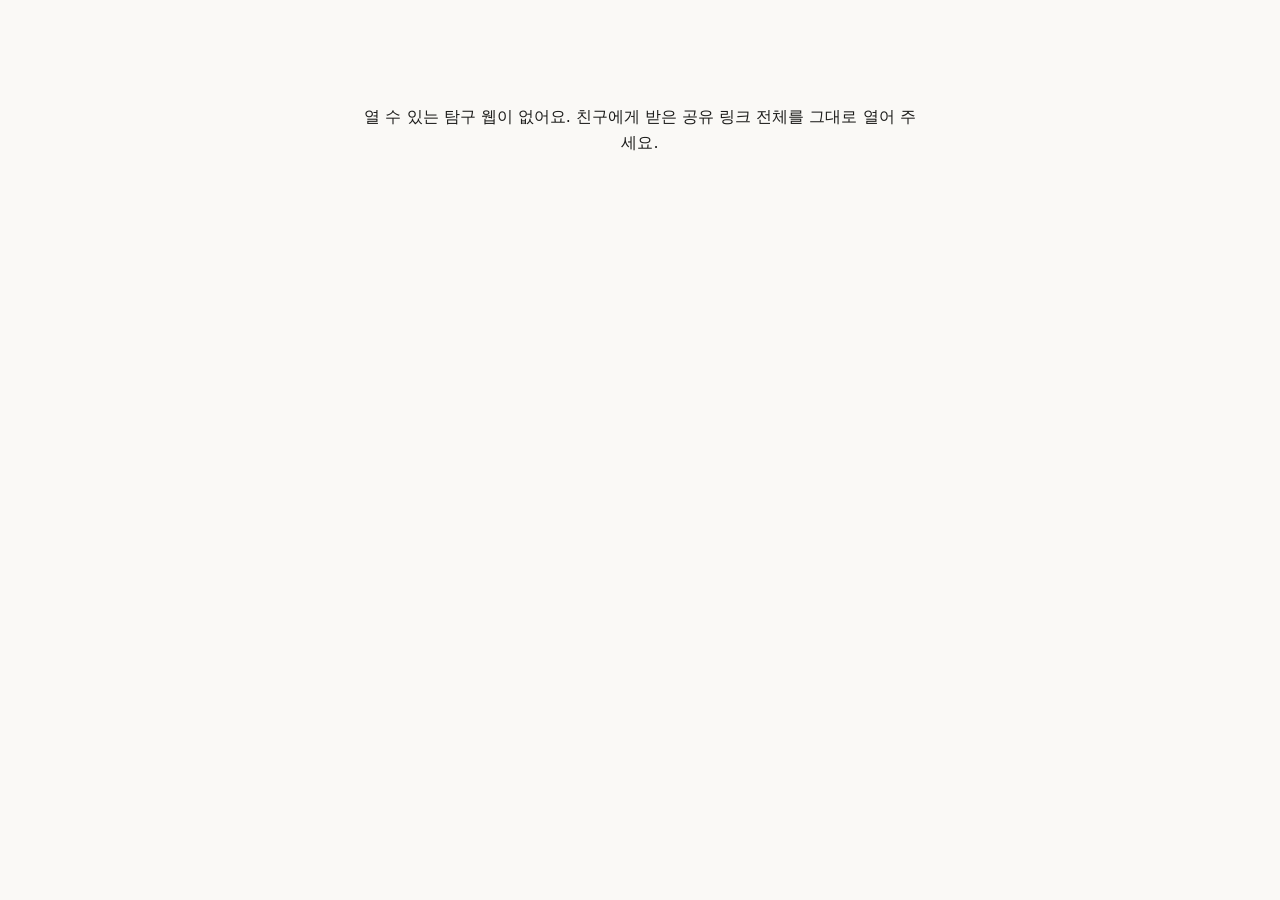
<file: mission/site.html>
<!doctype html>
<html lang="ko">
<head>
  <meta charset="utf-8">
  <meta name="viewport" content="width=device-width, initial-scale=1">
  <title>학생 탐구 웹</title>
  <style id="siteStyle">
    body { margin: 0; font-family: system-ui, -apple-system, "Apple SD Gothic Neo", "Malgun Gothic", sans-serif; background: #faf9f6; color: #1d1d1b; }
    .msg { max-width: 560px; margin: 80px auto; padding: 24px; text-align: center; line-height: 1.6; }
  </style>
</head>
<body>
  <div class="msg" id="msg">학생이 만든 탐구 웹을 불러오는 중이에요…</div>
  <script src="../js/sitegen.js"></script>
  <script>
    (async function () {
      var msg = document.getElementById("msg");
      var code = location.hash.slice(1);
      if (!code) { msg.textContent = "열 수 있는 탐구 웹이 없어요. 친구에게 받은 공유 링크 전체를 그대로 열어 주세요."; return; }
      try {
        var site = await window.SiteGen.decode(code);
        document.getElementById("siteStyle").textContent = window.SiteGen.css(site);
        document.title = site.title;
        document.body.innerHTML = window.SiteGen.body(site);
        window.SiteGen.bindQuiz(document);
      } catch (e) {
        msg.textContent = e && e.message === "old-browser"
          ? "이 기기의 브라우저가 오래되어 이 링크를 열 수 없어요. 친구에게 HTML 파일로 받아 보세요."
          : "링크가 잘렸거나 잘못된 것 같아요. 공유 링크 전체를 다시 복사해 열어 주세요.";
      }
    })();
  </script>
</body>
</html>
</file>
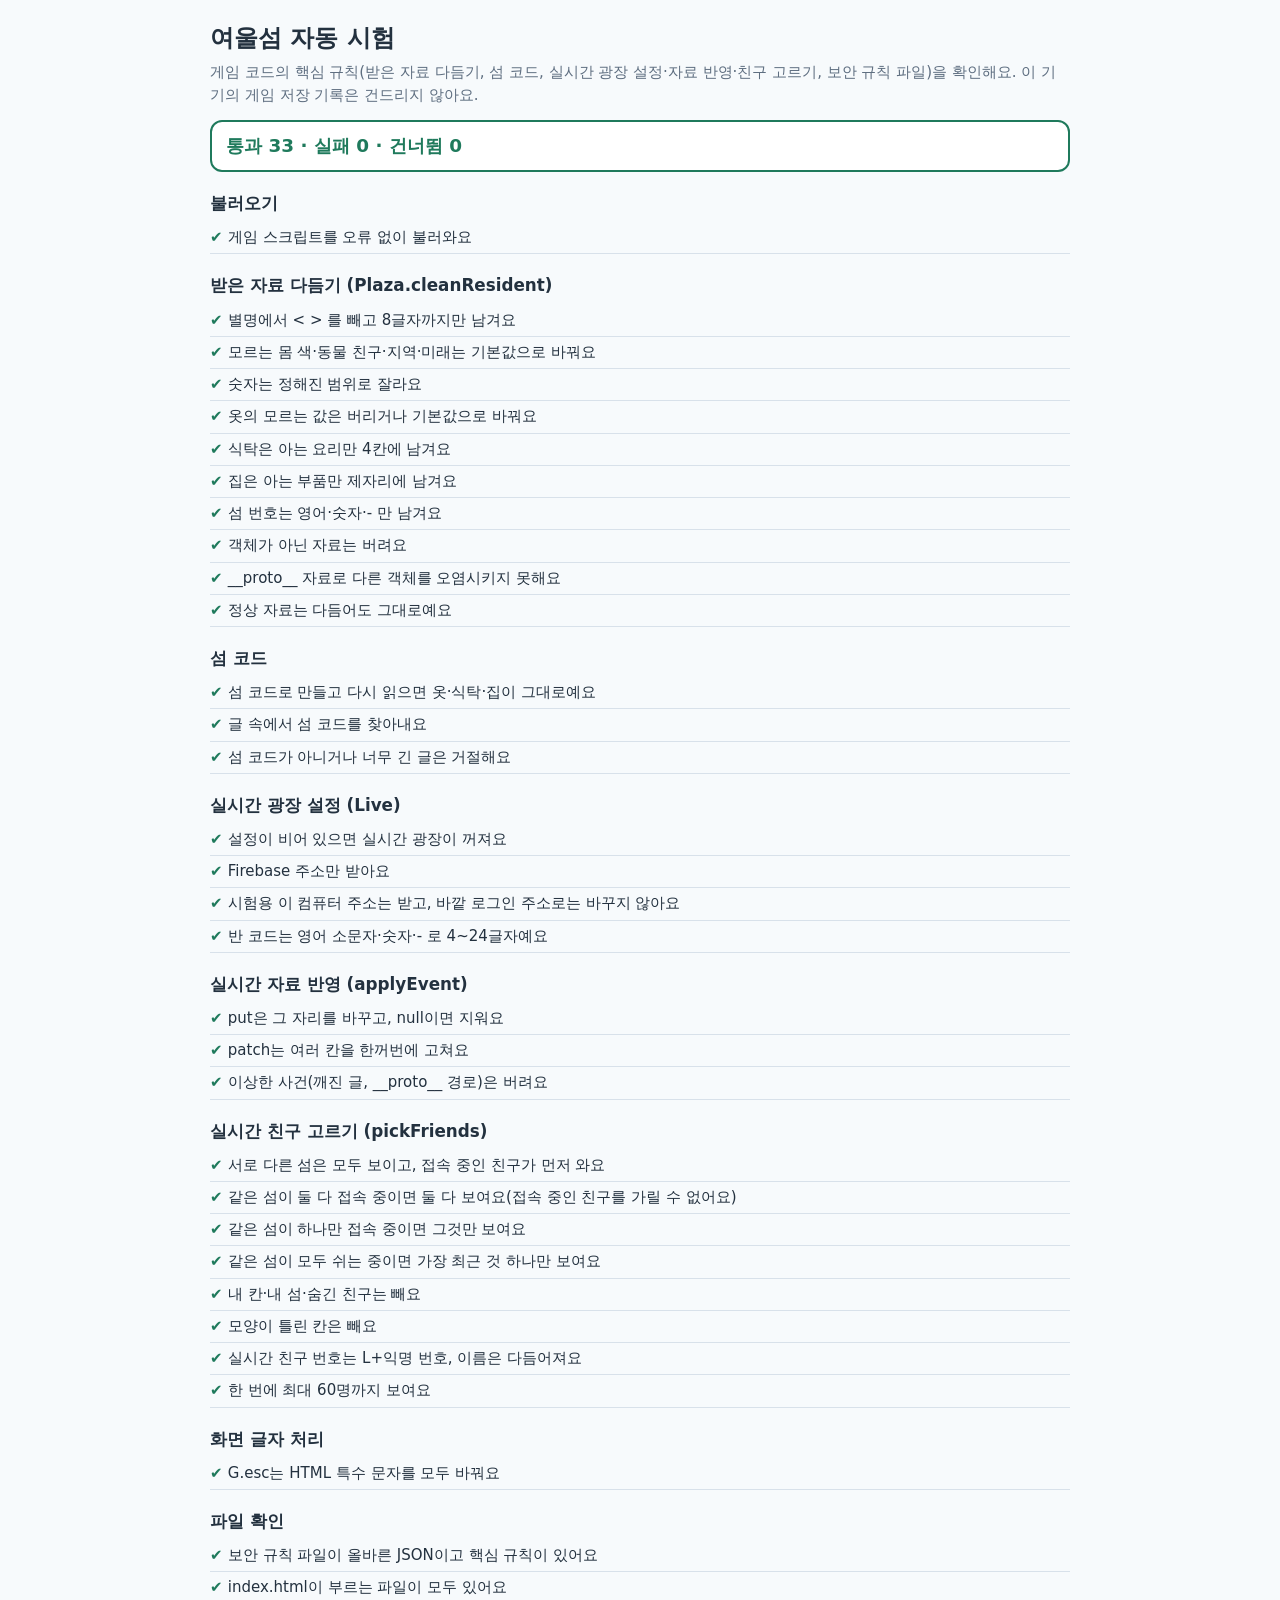
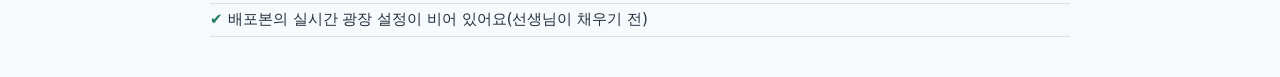
<file: rpg/tests/test.html>
<!doctype html>
<html lang="ko">
<head>
<meta charset="utf-8">
<meta name="viewport" content="width=device-width, initial-scale=1">
<title>여울섬 자동 시험</title>
<style>
  :root { --bg: #F7FAFC; --ink: #23313F; --muted: #5E6E80; --ok: #1F7A5C; --bad: #B4233C; --line: #D8E1EA; }
  body { margin: 0; background: var(--bg); color: var(--ink); font: 15px/1.55 'Malgun Gothic', 'Apple SD Gothic Neo', system-ui, sans-serif; }
  main { max-width: 860px; margin: 0 auto; padding: 20px 16px 40px; }
  h1 { font-size: 1.5rem; margin: 0 0 4px; }
  p { margin: 4px 0 12px; color: var(--muted); }
  #summary { font-size: 1.15rem; font-weight: 800; padding: 10px 14px; border-radius: 12px; background: #FFFFFF; border: 2px solid var(--line); }
  #summary.ok { border-color: var(--ok); color: var(--ok); }
  #summary.bad { border-color: var(--bad); color: var(--bad); }
  h2 { font-size: 1.05rem; margin: 18px 0 6px; }
  ul { list-style: none; margin: 0; padding: 0; }
  li { padding: 4px 0; border-bottom: 1px solid var(--line); }
  li.ok::before { content: '✔ '; color: var(--ok); font-weight: 800; }
  li.bad::before { content: '✘ '; color: var(--bad); font-weight: 800; }
  li.skip::before { content: '– '; color: var(--muted); font-weight: 800; }
  li small { display: block; color: var(--bad); white-space: pre-wrap; word-break: break-all; }
  li.skip small { color: var(--muted); }
</style>
</head>
<body>
<main>
  <h1>여울섬 자동 시험</h1>
  <p>게임 코드의 핵심 규칙(받은 자료 다듬기, 섬 코드, 실시간 광장 설정·자료 반영·친구 고르기, 보안 규칙 파일)을 확인해요. 이 기기의 게임 저장 기록은 건드리지 않아요.</p>
  <div id="summary" data-done="0">시험하는 중…</div>
  <div id="out"></div>
</main>
<script>
  // 게임 스크립트를 불러오다 생긴 오류를 모아요
  window.__loadErrors = [];
  window.addEventListener('error', e => { window.__loadErrors.push(String(e.message || e)); });
</script>
<script src="../js/data.js"></script>
<script src="../js/art.js"></script>
<script src="../js/core.js"></script>
<script src="../js/farm.js"></script>
<script src="../js/kitchen.js"></script>
<script src="../js/tailor.js"></script>
<script src="../js/build.js"></script>
<script src="../js/plaza.js"></script>
<script src="../js/live-config.js"></script>
<script src="../js/live.js"></script>
<script src="tests.js"></script>
</body>
</html>
</file>
<file: style.css>
/* ===== 색·크기 토큰 ===== */
:root {
  color-scheme: light;
  --bg: #f3f2ee;
  --surface: #fcfcfb;
  --surface-2: #ebeae5;
  --ink: #161614;
  --ink-2: #52514e;
  --muted: #898781;
  --grid: #e1e0d9;
  --axis: #c3c2b7;
  --border: rgba(11, 11, 11, 0.10);
  --border-strong: rgba(11, 11, 11, 0.24);
  --sel-bg: #161614;
  --sel-ink: #ffffff;
  --band: rgba(22, 22, 20, 0.05);
  --up-bg: #fbe3d8;
  --down-bg: #dce8f8;
  --warn-bg: #fff3d6;
  --brand: #123f2f;
  --brand-soft: #e3efe8;

  /* 그래프 계열색: 시나리오(저탄소 파랑·고탄소 주황), 지역(청록·보라·분홍·노랑) — 색각 검증 통과 */
  --s-low: #2a78d6;
  --s-high: #eb6834;
  --s-pred: #52514e;
  --s-trend: #898781;
  --rc0: #1baf7a;
  --rc1: #4a3aa7;
  --rc2: #e87ba4;
  --rc3: #eda100;

  /* 영역 색 */
  --g-food: #2e7d32;
  --g-food-wash: #e6f2e6;
  --g-clothing: #6b4fd8;
  --g-clothing-wash: #efebfd;
  --g-housing: #b0560f;
  --g-housing-wash: #fbeddf;
  --g-on-ink: #ffffff;

  --radius: 18px;
  --font: system-ui, -apple-system, "Apple SD Gothic Neo", "Malgun Gothic", "Noto Sans KR", "Segoe UI", sans-serif;
}
@media (prefers-color-scheme: dark) {
  :root {
    color-scheme: dark;
    --bg: #121211;
    --surface: #1a1a19;
    --surface-2: #2a2a28;
    --ink: #f4f4f1;
    --ink-2: #c3c2b7;
    --muted: #898781;
    --grid: #2c2c2a;
    --axis: #383835;
    --border: rgba(255, 255, 255, 0.10);
    --border-strong: rgba(255, 255, 255, 0.26);
    --sel-bg: #f4f4f1;
    --sel-ink: #161614;
    --band: rgba(255, 255, 255, 0.06);
    --up-bg: #4a2416;
    --down-bg: #172f4f;
    --warn-bg: #3d3112;
    --brand: #8fd1ae;
    --brand-soft: #1b2c23;
    --s-low: #3987e5;
    --s-high: #d95926;
    --s-pred: #c3c2b7;
    --rc0: #199e70;
    --rc1: #9085e9;
    --rc2: #d55181;
    --rc3: #c98500;
    --g-food: #6cc472;
    --g-food-wash: #1a2e1b;
    --g-clothing: #a898f5;
    --g-clothing-wash: #262040;
    --g-housing: #e8a05c;
    --g-housing-wash: #33240f;
    --g-on-ink: #161614;
  }
}

/* ===== 기본 ===== */
*, *::before, *::after { box-sizing: border-box; }
html { -webkit-text-size-adjust: 100%; text-size-adjust: 100%; }
body {
  margin: 0; background: var(--bg); color: var(--ink);
  font-family: var(--font); font-size: 17px; line-height: 1.55;
  word-break: keep-all; overflow-wrap: anywhere;
  -webkit-tap-highlight-color: transparent;
}
button, input, textarea, select { font: inherit; color: inherit; }
button { cursor: pointer; touch-action: manipulation; }
a { color: inherit; }
button:focus-visible, a:focus-visible, input:focus-visible, textarea:focus-visible, select:focus-visible, summary:focus-visible {
  outline: 3px solid var(--s-low); outline-offset: 2px;
}
h1, h2, h3, h4 { margin: 0; line-height: 1.3; }
p { margin: 0; }
[hidden] { display: none !important; }
.sr { position: absolute; width: 1px; height: 1px; overflow: hidden; clip: rect(0 0 0 0); white-space: nowrap; }
.wrap { max-width: 1160px; margin: 0 auto; padding-left: max(16px, env(safe-area-inset-left)); padding-right: max(16px, env(safe-area-inset-right)); }
@media (min-width: 700px) { .wrap { padding-left: 28px; padding-right: 28px; } }
.small { font-size: 14px; }
.muted { color: var(--ink-2); }
.center { text-align: center; }

/* ===== 머리말·탭 ===== */
.masthead { padding: 20px 0 12px; }
.eyebrow { font-size: 14px; font-weight: 700; color: var(--ink-2); }
.masthead h1 { font-size: 27px; font-weight: 800; margin-top: 4px; letter-spacing: -0.01em; color: var(--brand); }
.sub { margin-top: 4px; color: var(--ink-2); font-size: 16px; }
@media (min-width: 700px) { .masthead { padding-top: 26px; } .masthead h1 { font-size: 32px; } }
.rpg-link {
  display: inline-flex; flex-wrap: wrap; align-items: center; gap: 2px 6px; margin-top: 10px;
  min-height: 46px; padding: 8px 16px; border-radius: 14px;
  background: var(--brand-soft); color: var(--brand); border: 1px solid var(--border);
  font-size: 16px; font-weight: 800; text-decoration: none;
}
.rpg-link span { font-weight: 700; color: var(--ink-2); }
.future-link { margin-right: 8px; }

.controls { position: sticky; top: 0; z-index: 20; background: var(--bg); border-bottom: 1px solid var(--border); }
.tabs { display: flex; gap: 6px; padding: 10px 0; overflow-x: auto; scrollbar-width: none; }
.tabs::-webkit-scrollbar { display: none; }
.tab {
  flex: 1 0 auto; min-height: 52px; padding: 0 14px;
  border: 1px solid var(--border); border-radius: 14px; background: var(--surface);
  color: var(--ink-2); font-size: 16px; font-weight: 800; white-space: nowrap;
  display: inline-flex; align-items: center; justify-content: center; gap: 6px;
}
.tab-n { font-size: 18px; }
@media (max-width: 899px) { .tabs { gap: 4px; } .tab { padding: 0 9px; font-size: 15px; gap: 4px; } .tab-n { font-size: 16px; } }
.tab-prog { font-size: 12px; font-weight: 800; padding: 1px 7px; border-radius: 999px; background: var(--surface-2); color: var(--ink); }
.tab[aria-selected="true"] { background: var(--sel-bg); color: var(--sel-ink); border-color: transparent; }
.tab[aria-selected="true"] .tab-prog { background: rgba(255, 255, 255, 0.85); color: #161614; }

/* ===== 본문 공통 ===== */
main { padding-top: 18px; padding-bottom: 32px; outline: none; --g: var(--ink-2); --g-wash: var(--surface-2); }
.panel { background: var(--surface); border: 1px solid var(--border); border-radius: var(--radius); padding: 18px; margin-top: 16px; }
.panel-head { display: flex; flex-wrap: wrap; align-items: baseline; justify-content: space-between; gap: 4px 12px; margin-bottom: 12px; }
.panel h2 { font-size: 21px; font-weight: 800; }
.panel h3 { font-size: 19px; font-weight: 800; }
.panel-desc { color: var(--ink-2); font-size: 15px; margin-top: 2px; }
.section-title { display: flex; flex-wrap: wrap; align-items: baseline; gap: 4px 10px; margin: 22px 0 10px; }
main > .section-title:first-child { margin-top: 4px; }
.section-title h2 { font-size: 22px; font-weight: 800; }
.section-title p { color: var(--ink-2); font-size: 15px; }
.note { margin-top: 10px; font-size: 14px; color: var(--ink-2); }
.empty-note { padding: 14px 16px; border-radius: 12px; background: var(--surface-2); color: var(--ink-2); font-size: 15px; }
.empty-note.small { padding: 10px 14px; }
.badge { display: inline-block; font-size: 12px; font-weight: 800; padding: 1px 7px; border-radius: 6px; background: var(--g-wash, var(--surface-2)); color: var(--ink); vertical-align: 1px; }
.plain { margin: 6px 0 0; padding-left: 20px; display: grid; gap: 4px; }
.plain.small { font-size: 14px; }
.next-row { display: flex; flex-wrap: wrap; justify-content: flex-end; gap: 10px; margin-top: 18px; }
.next-row.left { justify-content: flex-start; margin-top: 12px; }
.two { display: grid; grid-template-columns: 1fr; gap: 12px; }
@media (min-width: 700px) { .two { grid-template-columns: 1fr 1fr; } }

/* ===== 버튼·칩·입력 ===== */
.btn {
  display: inline-flex; align-items: center; justify-content: center; gap: 6px;
  min-height: 50px; padding: 0 20px; border-radius: 14px;
  border: 1px solid var(--border-strong); background: var(--surface);
  font-size: 17px; font-weight: 800; text-decoration: none; color: var(--ink);
}
.btn small { font-weight: 600; font-size: 14px; }
.btn.primary { background: var(--sel-bg); color: var(--sel-ink); border-color: transparent; }
.area-body .btn.primary { background: var(--g); color: var(--g-on-ink); }
.btn.small { min-height: 44px; padding: 0 14px; font-size: 15px; }
.btn.ghost { background: transparent; }
.btn.on, .btn[aria-pressed="true"] { background: var(--g, var(--sel-bg)); color: var(--g-on-ink); border-color: transparent; }
.btn:disabled { opacity: 0.45; cursor: default; }
.link-btn {
  border: 0; background: none; padding: 10px 2px; min-height: 44px;
  color: var(--ink-2); font-size: 15px; font-weight: 700; text-decoration: underline; text-underline-offset: 3px; text-align: left;
}
.link-btn.inline { min-height: 0; padding: 0; font-size: inherit; }

.seg { display: inline-flex; flex-wrap: wrap; gap: 4px; padding: 4px; background: var(--surface-2); border-radius: 14px; }
.seg button {
  flex: 1 1 auto; min-height: 46px; padding: 4px 14px; border: 0; border-radius: 10px; background: transparent;
  font-size: 16px; font-weight: 800; color: var(--ink-2); white-space: nowrap;
  display: inline-flex; flex-direction: column; align-items: center; justify-content: center; line-height: 1.2;
}
.seg button > span { display: inline-flex; align-items: center; gap: 6px; }
.seg button small { font-size: 12px; font-weight: 600; opacity: 0.85; }
.seg button[aria-pressed="true"] { background: var(--sel-bg); color: var(--sel-ink); }
.seg .sw { order: -1; }
.seg button { position: relative; }
.small-seg button { min-height: 40px; padding: 2px 10px; font-size: 14px; }
.sw { display: inline-block; width: 10px; height: 10px; border-radius: 50%; flex: none; }
.sw.s-low { background: var(--s-low); } .sw.s-high { background: var(--s-high); }
.sw.rc0 { background: var(--rc0); } .sw.rc1 { background: var(--rc1); } .sw.rc2 { background: var(--rc2); } .sw.rc3 { background: var(--rc3); }
.seg button .sw { position: absolute; top: 7px; left: 7px; width: 8px; height: 8px; }

.ctrl-row { display: flex; flex-wrap: wrap; gap: 10px 16px; margin: 6px 0 14px; }
.ctrl { display: flex; flex-direction: column; gap: 4px; min-width: 0; }
.ctrl-label { font-size: 13px; font-weight: 800; color: var(--ink-2); }

.chips { display: flex; flex-wrap: wrap; gap: 8px; }
.chip {
  display: inline-flex; align-items: center; gap: 8px; min-height: 46px; padding: 8px 14px;
  border: 1px solid var(--border-strong); border-radius: 14px; background: var(--surface);
  font-size: 15px; font-weight: 700; text-align: left; text-decoration: none; color: var(--ink);
}
.chip[aria-pressed="true"] { background: var(--g, var(--sel-bg)); border-color: transparent; color: var(--g-on-ink); }
main:not([class*="g-"]) .chip[aria-pressed="true"] { background: var(--sel-bg); color: var(--sel-ink); }
.area-body .chip[aria-pressed="true"] { background: var(--g); color: var(--g-on-ink); }
.chip .plus { font-weight: 800; color: var(--ink-2); }
.chip[aria-pressed="true"] .plus { color: inherit; }
.small-chips .chip { min-height: 40px; font-size: 14px; padding: 6px 12px; }
.filter { margin-bottom: 12px; align-items: center; }
.emoji-chip { font-size: 24px; min-width: 52px; justify-content: center; }
.theme-chip i { width: 18px; height: 18px; border-radius: 50%; display: inline-block; }

.field-label { display: block; font-weight: 800; margin: 14px 0 6px; }
.field-label small { font-weight: 600; color: var(--ink-2); margin-left: 6px; font-size: 14px; }
.text-input, .idea {
  display: block; width: 100%; padding: 10px 14px; border-radius: 14px;
  border: 1px solid var(--border-strong); background: var(--bg); font-size: 17px;
}
.text-input { min-height: 50px; }
.idea { min-height: 120px; resize: vertical; line-height: 1.6; }
.idea.short { min-height: 84px; }
select.text-input { appearance: auto; }

/* ===== 예측 단계 ===== */
.stepnav-wrap { margin-bottom: 8px; }
.stepnav { display: flex; align-items: center; gap: 6px; }
.stepnav button {
  display: inline-flex; align-items: center; gap: 8px; min-height: 48px; padding: 0 14px;
  border: 1px solid var(--border); border-radius: 999px; background: var(--surface); font-weight: 800; color: var(--ink-2); font-size: 15px; white-space: nowrap;
}
.stepnav button b { display: inline-grid; place-items: center; width: 26px; height: 26px; border-radius: 50%; background: var(--surface-2); color: var(--ink); font-size: 14px; }
.stepnav button[aria-current="step"] { background: var(--sel-bg); color: var(--sel-ink); border-color: transparent; }
.stepnav button[aria-current="step"] b { background: var(--sel-ink); color: var(--sel-bg); }
.stepnav-line { flex: 1 1 12px; height: 2px; background: var(--axis); min-width: 8px; }
@media (max-width: 480px) {
  .stepnav { gap: 4px; }
  .stepnav-line { display: none; }
  .stepnav button { flex: 1 1 auto; justify-content: center; padding: 0 8px; font-size: 14px; gap: 5px; }
}

.scen-card {
  display: flex; flex-direction: column; align-items: flex-start; gap: 4px; text-align: left;
  padding: 14px 16px 14px 20px; border-radius: 16px; border: 1px solid var(--border); background: var(--surface); position: relative;
}
.scen-card b { font-size: 17px; }
.scen-card span:last-child { color: var(--ink-2); font-size: 15px; }
.scen-card[aria-pressed="true"] { border-color: var(--ink); box-shadow: inset 0 0 0 1px var(--ink); }
.scen-line { position: absolute; left: 0; top: 14px; bottom: 14px; width: 5px; border-radius: 0 4px 4px 0; }
.scen-line.s-low { background: var(--s-low); } .scen-line.s-high { background: var(--s-high); }

.timeline { position: relative; padding-top: 30px; }
.tl-track { display: flex; gap: 4px; }
.tl-seg { flex: 1 1 0; padding: 10px 6px; border-radius: 10px; background: var(--surface-2); text-align: center; display: flex; flex-direction: column; }
.tl-seg b { font-size: 15px; }
.tl-seg small { font-size: 12px; color: var(--ink-2); }
.tl-seg.now { background: var(--brand-soft); }
.tl-seg.gap { background: transparent; border: 1px dashed var(--border-strong); color: var(--muted); }
.tl-here { position: absolute; top: 0; bottom: 0; width: 0; border-left: 2px solid var(--s-high); }
.tl-here span { position: absolute; top: 0; left: 0; transform: translateX(-50%); white-space: nowrap; font-size: 12px; font-weight: 800; background: var(--s-high); color: #fff; padding: 2px 8px; border-radius: 999px; }

.tiles { display: grid; grid-template-columns: repeat(auto-fill, minmax(230px, 1fr)); gap: 12px; }
.tile {
  display: flex; flex-direction: column; align-items: flex-start; gap: 6px; text-align: left;
  padding: 16px; border-radius: 16px; border: 1px solid var(--border); background: var(--surface);
}
.tile-name { font-size: 18px; font-weight: 800; }
.tile-desc { font-size: 13px; color: var(--ink-2); }
.tile-vals { display: flex; align-items: flex-end; gap: 10px; margin: 6px 0 2px; flex-wrap: wrap; }
.tile-vals > span { display: flex; flex-direction: column; }
.tile-vals small { font-size: 12px; color: var(--ink-2); font-weight: 700; }
.tile-vals b { font-size: 28px; line-height: 1.1; }
.tile-vals .arrow { font-size: 22px; color: var(--muted); align-self: center; }
.tile-vals .unit { font-size: 14px; color: var(--ink-2); font-weight: 700; padding-bottom: 3px; }
.tile-go { margin-top: auto; font-size: 13px; font-weight: 800; color: var(--ink-2); }

.delta {
  display: inline-flex; flex-wrap: wrap; align-items: center; gap: 0 6px; padding: 2px 8px; border-radius: 8px;
  font-size: 14px; font-weight: 800; color: var(--ink); background: var(--surface-2);
}
.delta.up { background: var(--up-bg); } .delta.down { background: var(--down-bg); }
.delta em { font-style: normal; font-weight: 600; color: var(--ink-2); white-space: nowrap; }
.delta .dv { white-space: nowrap; }

.guide {
  display: flex; flex-direction: column; gap: 4px; margin: 12px 0; padding: 12px 16px;
  border-radius: 14px; background: var(--brand-soft); border-left: 5px solid var(--brand); font-size: 15px;
}
.guide b { color: var(--brand); }
.guide span { color: var(--ink); }
.tl-notes { margin-top: 12px; color: var(--ink-2); }
.think { margin-top: 16px; padding: 14px 16px; border-radius: 14px; background: var(--surface-2); font-size: 15px; }
.think ul { margin: 6px 0 0; padding-left: 20px; display: grid; gap: 4px; }

.pred-rows { display: grid; gap: 14px; margin-bottom: 6px; }
.pred-row { display: flex; flex-wrap: wrap; align-items: center; gap: 8px 14px; }
.pred-year { display: flex; flex-direction: column; font-weight: 800; font-size: 18px; min-width: 92px; line-height: 1.2; }
.pred-year small { font-size: 12px; color: var(--ink-2); font-weight: 700; }
.stepper { display: inline-flex; align-items: center; gap: 6px; }
.step { width: 54px; height: 54px; border-radius: 14px; border: 1px solid var(--border-strong); background: var(--surface); font-size: 26px; font-weight: 800; line-height: 1; }
.step:active { background: var(--surface-2); }
.pred-input {
  width: 110px; height: 54px; padding: 0 8px; text-align: center; border: 1px solid var(--border-strong); border-radius: 14px;
  background: var(--bg); font-size: 22px; font-weight: 800; font-variant-numeric: tabular-nums;
}
.pred-unit { font-weight: 700; color: var(--ink-2); }
.pred-hint { font-size: 14px; color: var(--ink-2); }
.helpbox { margin: 4px 0 8px; padding: 12px 14px; border-radius: 12px; background: var(--warn-bg); font-size: 15px; }
.helpbox small { color: var(--ink-2); }

.toggles { display: flex; flex-wrap: wrap; gap: 8px; margin-top: 8px; }
.cmp-rows { display: grid; gap: 8px; margin-top: 14px; }
.cmp-row { display: flex; flex-wrap: wrap; align-items: center; gap: 4px 14px; padding: 10px 14px; border-radius: 12px; background: var(--surface-2); font-size: 15px; }
.cmp-p { display: flex; flex-direction: column; font-weight: 800; min-width: 84px; line-height: 1.2; }
.cmp-p small { font-size: 12px; color: var(--ink-2); }
.cmp-tail { margin-left: auto; }

.facts-box { margin-top: 16px; padding: 14px 16px; border-radius: 14px; border: 1px solid var(--border); }
.facts-box small { color: var(--ink-2); }
.pace { margin-top: 8px; font-size: 15px; }
.facts { list-style: none; margin: 8px 0 0; padding: 0; display: grid; gap: 8px; }
.fact { display: flex; flex-wrap: wrap; align-items: center; justify-content: space-between; gap: 6px 10px; padding: 8px 8px 8px 12px; border-radius: 12px; background: var(--surface-2); font-size: 15px; }
.pin { min-height: 40px; padding: 0 12px; border-radius: 10px; border: 1px solid var(--border-strong); background: var(--surface); font-size: 14px; font-weight: 800; white-space: nowrap; }
.pin[aria-pressed="true"] { background: var(--sel-bg); color: var(--sel-ink); border-color: transparent; }

/* ===== 카드 ===== */
.cards { display: grid; grid-template-columns: repeat(auto-fill, minmax(190px, 1fr)); gap: 12px; }
.icard {
  display: flex; flex-direction: column; align-items: flex-start; gap: 4px; min-height: 120px; padding: 14px 16px;
  background: var(--surface); border: 1px solid var(--border); border-radius: 16px; text-align: left;
}
.icard[aria-pressed="true"] { border-color: var(--g, var(--ink)); box-shadow: inset 0 0 0 2px var(--g, var(--ink)); }
.icard:disabled { opacity: 0.55; }
.icard-name { display: inline-flex; align-items: center; gap: 6px; flex-wrap: wrap; font-size: 15px; font-weight: 800; color: var(--ink-2); }
.icard-value { font-size: 30px; font-weight: 800; line-height: 1.15; letter-spacing: -0.01em; }
.icard-value small { font-size: 15px; font-weight: 700; margin-left: 3px; color: var(--ink-2); }
.icard-value.empty { font-size: 18px; color: var(--muted); padding: 6px 0; }
.icard .graph-hint { margin-top: auto; font-size: 12px; color: var(--muted); font-weight: 700; }
.icard[aria-pressed="true"] .graph-hint { color: var(--ink); }

/* ===== 그래프 ===== */
.chart { position: relative; width: 100%; min-height: 160px; margin-top: 4px; }
.chart svg { display: block; width: 100%; height: auto; overflow: visible; }
.chart text { font-family: var(--font); }
.chart .grid { stroke: var(--grid); stroke-width: 1; shape-rendering: crispEdges; }
.chart .base { stroke: var(--axis); stroke-width: 1; shape-rendering: crispEdges; }
.chart .tick { fill: var(--muted); font-size: 13px; font-variant-numeric: tabular-nums; }
.chart .xlab { fill: var(--ink-2); font-size: 14px; font-weight: 700; }
.chart .xlab.is-sel { fill: var(--ink); font-weight: 800; }
.chart .xsub { fill: var(--muted); font-size: 11px; }
.chart .xlab.small { font-size: 12px; }
.chart .band { fill: var(--band); }
.chart .ln { fill: none; stroke-width: 2; stroke-linecap: round; stroke-linejoin: round; }
.chart .st-dash { stroke-dasharray: 7 5; }
.chart .st-dot { stroke-dasharray: 1 6; stroke-width: 2.5; }
.chart .ln.s-low { stroke: var(--s-low); } .chart .ln.s-high { stroke: var(--s-high); }
.chart .ln.s-pred { stroke: var(--s-pred); } .chart .ln.s-trend { stroke: var(--s-trend); }
.chart .ln.rc0 { stroke: var(--rc0); } .chart .ln.rc1 { stroke: var(--rc1); } .chart .ln.rc2 { stroke: var(--rc2); } .chart .ln.rc3 { stroke: var(--rc3); }
.chart .dot { stroke: var(--surface); stroke-width: 2; }
.chart .dot.s-low { fill: var(--s-low); } .chart .dot.s-high { fill: var(--s-high); }
.chart .dot.rc0 { fill: var(--rc0); } .chart .dot.rc1 { fill: var(--rc1); } .chart .dot.rc2 { fill: var(--rc2); } .chart .dot.rc3 { fill: var(--rc3); }
.chart .dot.hollow { fill: var(--surface); stroke: var(--s-pred); stroke-width: 2.5; }
.chart .vlab { fill: var(--ink); font-size: 14px; font-weight: 800; }
.chart .vlab.minor { fill: var(--ink-2); font-weight: 700; }
.chart .qline { stroke: var(--axis); stroke-width: 1.5; stroke-dasharray: 3 5; }
.chart .qdot { fill: var(--surface-2); stroke: var(--axis); stroke-width: 1.5; }
.chart .qmark { fill: var(--ink-2); font-size: 18px; font-weight: 800; }
.chart .hit { fill: transparent; cursor: pointer; }
.chart-empty {
  display: flex; align-items: center; justify-content: center; text-align: center; min-height: 160px; padding: 16px;
  border: 1px dashed var(--border-strong); border-radius: 14px; color: var(--ink-2); font-size: 15px;
}
.legend { display: flex; flex-wrap: wrap; gap: 6px 16px; margin: 0 0 6px; font-size: 14px; color: var(--ink-2); }
.legend span { display: inline-flex; align-items: center; gap: 6px; }
.key { display: inline-block; width: 22px; height: 0; border-top: 3px solid var(--ink-2); border-radius: 2px; }
.key.s-low { border-color: var(--s-low); } .key.s-high { border-color: var(--s-high); }
.key.s-pred { border-top-style: dashed; border-color: var(--s-pred); }
.key.s-trend { border-top-style: dotted; border-color: var(--s-trend); border-top-width: 4px; }
.key.rc0 { border-color: var(--rc0); } .key.rc1 { border-color: var(--rc1); } .key.rc2 { border-color: var(--rc2); } .key.rc3 { border-color: var(--rc3); }
.chart-foot { display: flex; flex-wrap: wrap; justify-content: space-between; align-items: center; gap: 8px; margin-top: 6px; }
.minis { display: grid; grid-template-columns: repeat(auto-fill, minmax(260px, 1fr)); gap: 14px; }
.mini { border: 1px solid var(--border); border-radius: 14px; padding: 10px 10px 4px; }
.mini-title { border: 0; background: none; padding: 4px 6px; font-weight: 800; font-size: 16px; text-decoration: underline; text-underline-offset: 3px; text-decoration-color: var(--axis); }
.mini-title small { font-weight: 600; color: var(--ink-2); }

.table-scroll { position: relative; overflow-x: auto; margin-top: 8px; -webkit-overflow-scrolling: touch; }
.dtable { border-collapse: collapse; width: 100%; font-size: 15px; font-variant-numeric: tabular-nums; }
.dtable caption { text-align: left; font-weight: 800; padding-bottom: 6px; }
.dtable th, .dtable td { padding: 8px 10px; border-bottom: 1px solid var(--grid); text-align: right; white-space: nowrap; }
.dtable th:first-child { text-align: left; }
.dtable thead th { color: var(--ink-2); font-weight: 800; font-size: 14px; }
.dtable thead small { font-weight: 600; }
.dtable tbody th { font-weight: 800; }
.rate-table td { text-align: center; }
.dots { display: inline-flex; gap: 3px; }
.dots i { width: 10px; height: 10px; border-radius: 50%; background: var(--surface-2); border: 1px solid var(--axis); }
.dots i.on { background: var(--g, var(--ink)); border-color: transparent; }

/* ===== 툴팁·알림 ===== */
.tooltip {
  position: fixed; z-index: 60; left: 0; top: 0; max-width: 260px; padding: 8px 12px; border-radius: 10px;
  background: var(--ink); color: var(--bg); font-size: 14px; line-height: 1.45; pointer-events: none;
  box-shadow: 0 6px 18px rgba(0, 0, 0, 0.18);
}
.tooltip b { font-weight: 800; }
.tsw { display: inline-block; width: 9px; height: 9px; border-radius: 50%; margin-right: 6px; background: var(--muted); }
.tsw.s-low { background: var(--s-low); } .tsw.s-high { background: var(--s-high); }
.tsw.rc0 { background: var(--rc0); } .tsw.rc1 { background: var(--rc1); } .tsw.rc2 { background: var(--rc2); } .tsw.rc3 { background: var(--rc3); }
.toast {
  position: fixed; z-index: 90; left: 50%; bottom: max(24px, env(safe-area-inset-bottom)); transform: translateX(-50%);
  max-width: calc(100% - 32px); padding: 12px 20px; border-radius: 999px; background: var(--ink); color: var(--bg);
  font-size: 16px; font-weight: 800; box-shadow: 0 6px 18px rgba(0, 0, 0, 0.2); text-align: center;
}

/* ===== 의·식·주 ===== */
.g-food { --g: var(--g-food); --g-wash: var(--g-food-wash); }
.g-clothing { --g: var(--g-clothing); --g-wash: var(--g-clothing-wash); }
.g-housing { --g: var(--g-housing); --g-wash: var(--g-housing-wash); }
.area-tiles { display: grid; grid-template-columns: repeat(3, minmax(0, 1fr)); gap: 12px; }
@media (max-width: 560px) { .area-tiles { grid-template-columns: 1fr; } }
.area-tile {
  display: flex; flex-direction: column; text-align: left; padding: 0; overflow: hidden;
  border-radius: 18px; border: 2px solid var(--border); background: var(--surface);
}
.area-tile img { width: 100%; aspect-ratio: 16 / 10; object-fit: cover; display: block; }
@media (max-width: 560px) { .area-tile { flex-direction: row; } .area-tile img { width: 110px; aspect-ratio: 1; } }
.area-name { display: block; padding: 10px 14px 0; font-size: 19px; font-weight: 800; }
.area-name small { color: var(--ink-2); font-weight: 700; }
.area-q { display: block; padding: 2px 14px 12px; font-size: 14px; color: var(--ink-2); }
.area-tile[aria-pressed="true"] { border-color: var(--g); box-shadow: 0 0 0 2px var(--g); }
.area-tile[aria-pressed="true"] .area-name { color: var(--g); }
.area-body { margin-top: 16px; }
.subnav { display: flex; gap: 6px; overflow-x: auto; padding: 4px; background: var(--surface-2); border-radius: 16px; scrollbar-width: none; scroll-margin-top: 90px; }
.subnav::-webkit-scrollbar { display: none; }
.subnav button {
  flex: 1 0 auto; min-height: 50px; padding: 0 14px; border: 0; border-radius: 12px; background: transparent;
  font-size: 16px; font-weight: 800; color: var(--ink-2); white-space: nowrap;
}
.subnav button[aria-selected="true"] { background: var(--g); color: var(--g-on-ink); }
.count { display: inline-grid; place-items: center; min-width: 22px; height: 22px; padding: 0 6px; border-radius: 999px; background: var(--surface); color: var(--ink); font-size: 12px; }
.group-hero { display: flex; gap: 14px; align-items: center; background: var(--g-wash); border-radius: var(--radius); padding: 16px 20px; border-left: 6px solid var(--g); margin-top: 14px; }
.group-hero .g-icon { font-size: 40px; line-height: 1; }
.group-hero h2 { font-size: 21px; font-weight: 800; margin-top: 2px; }
.kw { display: flex; flex-wrap: wrap; gap: 4px 10px; margin-top: 6px; font-size: 14px; font-weight: 700; color: var(--ink-2); }

.q-add { display: flex; gap: 8px; margin-top: 12px; }
.q-add input { flex: 1; min-height: 52px; padding: 0 14px; border-radius: 14px; border: 1px solid var(--border-strong); background: var(--bg); font-size: 17px; min-width: 0; }
.q-list { list-style: none; margin: 0; padding: 0; display: grid; gap: 10px; }
.q-item { border: 1px solid var(--border); border-radius: 14px; padding: 8px 10px; }
.q-item.star { border-color: var(--g); background: var(--g-wash); }
.q-top { display: flex; align-items: center; gap: 8px; }
.q-text { flex: 1; font-weight: 700; }
.q-star, .q-del { flex: none; width: 44px; height: 44px; border: 0; border-radius: 10px; background: transparent; font-size: 22px; color: var(--ink-2); }
.q-item details { margin: 4px 4px 4px 52px; }
.q-item summary { min-height: 40px; display: flex; align-items: center; font-weight: 700; color: var(--ink-2); cursor: pointer; }
.q-item textarea, .q-item input { margin-top: 6px; }
.research { margin: 0; padding-left: 20px; display: grid; gap: 6px; font-size: 15px; }
.research a { font-weight: 800; }

.recs { list-style: none; margin: 0; padding: 0; display: grid; gap: 10px; }
.rec { border-radius: 14px; padding: 14px 16px; background: var(--g-wash); border-left: 5px solid var(--g); }
.rec.off, .rec.na { background: var(--surface-2); border-left-color: var(--axis); }
.rec.err { background: var(--warn-bg); border-left-color: var(--s-high); font-size: 14px; }
.rec-title { font-size: 18px; font-weight: 800; }
.rec-why { margin-top: 4px; font-size: 15px; color: var(--ink-2); }
.rec-evi { margin-top: 8px; font-size: 14px; display: grid; gap: 2px; }
.rec-evi .crit { color: var(--ink-2); }
.rec-actions { margin-top: 10px; }
.more { margin-top: 12px; }
.more summary, .helper summary {
  min-height: 44px; display: flex; align-items: center; gap: 6px; font-weight: 800; color: var(--ink-2); cursor: pointer; list-style: none;
}
.more summary::-webkit-details-marker, .helper summary::-webkit-details-marker { display: none; }
.more summary::before, .helper summary::before { content: "▸"; transition: transform 0.15s; }
.more[open] summary::before, .helper[open] summary::before { transform: rotate(90deg); }
.more .recs { margin-top: 8px; }
.evi-picked { list-style: none; margin: 8px 0 0; padding: 0; display: grid; gap: 6px; }
.evi-picked li { display: flex; align-items: center; justify-content: space-between; gap: 8px; padding: 6px 6px 6px 14px; border-radius: 12px; background: var(--g-wash, var(--surface-2)); font-size: 15px; font-weight: 600; }
.evi-picked button { flex: none; width: 40px; height: 40px; border: 0; border-radius: 10px; background: transparent; font-size: 20px; color: var(--ink-2); }

.xcards { display: grid; grid-template-columns: repeat(auto-fill, minmax(250px, 1fr)); gap: 12px; }
.xcard { display: flex; flex-direction: column; gap: 8px; padding: 14px; border-radius: 16px; border: 1px solid var(--border); background: var(--surface); font-size: 15px; }
.xcard.picked { border-color: var(--g); box-shadow: inset 0 0 0 1px var(--g); background: var(--g-wash); }
.xcard-top { display: flex; gap: 10px; align-items: center; }
.xe { font-size: 34px; line-height: 1; }
.xcard h4 { font-size: 18px; font-weight: 800; }
.tags { display: flex; flex-wrap: wrap; gap: 4px; margin-top: 2px; }
.tags span { font-size: 12px; font-weight: 800; padding: 1px 7px; border-radius: 6px; background: var(--surface-2); color: var(--ink-2); }
.rates { display: grid; grid-template-columns: repeat(auto-fill, minmax(88px, 1fr)); gap: 4px 10px; padding: 8px 10px; border-radius: 10px; background: var(--surface-2); }
.rate { display: flex; align-items: center; justify-content: space-between; gap: 6px; font-size: 13px; font-weight: 700; }
.think-line, .ask-line { font-size: 14px; color: var(--ink-2); }
.ask-line { font-weight: 700; color: var(--ink); }
.xcard-actions { display: flex; flex-wrap: wrap; gap: 8px; margin-top: auto; padding-top: 4px; }

.build-grid { display: grid; gap: 0 18px; }
@media (min-width: 1000px) { .build-grid { grid-template-columns: minmax(0, 1.15fr) minmax(0, 1fr); align-items: start; } .sticky-preview { position: sticky; top: 90px; } }
.dcard { border: 2px solid var(--g, var(--ink)); border-radius: 16px; padding: 16px 18px; background: var(--surface); }
.dcard.empty { border-style: dashed; color: var(--ink-2); }
.dcard-kind { font-size: 13px; font-weight: 800; color: var(--g, var(--ink-2)); }
.dcard h4 { font-size: 22px; font-weight: 800; margin: 2px 0 8px; }
.dcard dl { margin: 0; display: grid; grid-template-columns: auto 1fr; gap: 6px 14px; font-size: 15px; }
.dcard dt { font-weight: 800; color: var(--ink-2); }
.dcard dd { margin: 0; }
.dcard-desc { margin-top: 10px; font-size: 15px; white-space: pre-wrap; }

/* ===== 자료 찾기 ===== */
.steps-list { margin: 0 0 14px; padding-left: 22px; display: grid; gap: 6px; }
.four { display: grid; grid-template-columns: repeat(2, minmax(0, 1fr)); gap: 10px; }
@media (min-width: 700px) { .four { grid-template-columns: repeat(4, minmax(0, 1fr)); } }
.four label > span { display: flex; flex-direction: column; font-weight: 800; font-size: 15px; margin-bottom: 4px; line-height: 1.2; }
.four small { font-size: 12px; color: var(--ink-2); font-weight: 600; }
.file-pick { display: inline-block; margin-top: 12px; position: relative; }
.file-pick input { position: absolute; inset: 0; opacity: 0; cursor: pointer; }
.status { min-height: 1.4em; margin-top: 8px; font-weight: 700; color: var(--g-food); }
.imp-list { list-style: none; margin: 0; padding: 0; display: grid; gap: 8px; }
.imp-list li { display: flex; align-items: center; gap: 10px; padding: 10px 12px; border-radius: 12px; background: var(--surface-2); }
.imp-list li > div { flex: 1; display: flex; flex-direction: column; }
.imp-list small { color: var(--ink-2); }
.sources { list-style: none; margin: 0; padding: 0; display: grid; gap: 10px; }
.sources li { display: flex; flex-direction: column; }
.sources a { font-weight: 800; }
.sources span { font-size: 14px; color: var(--ink-2); }
.notice { background: var(--warn-bg); border-color: transparent; }

/* ===== 보고서 ===== */
.rep-progress { display: flex; flex-wrap: wrap; align-items: center; gap: 6px 12px; padding: 12px 16px; border-radius: 14px; background: var(--surface); border: 1px solid var(--border); }
.rep-progress .bar { flex: 1 1 200px; height: 12px; border-radius: 999px; background: var(--surface-2); overflow: hidden; }
.rep-progress .bar i { display: block; height: 100%; background: var(--g-food); border-radius: 999px; transition: width 0.3s; }
.rep-head { display: flex; gap: 12px; align-items: flex-start; margin-bottom: 8px; }
.rep-n { flex: none; display: grid; place-items: center; width: 36px; height: 36px; border-radius: 50%; background: var(--sel-bg); color: var(--sel-ink); font-weight: 800; }
.rep-n.done { background: var(--g-food); color: #fff; }
.three { display: grid; grid-template-columns: 1fr; gap: 0 12px; }
@media (min-width: 700px) { .three { grid-template-columns: 1fr 1fr 1fr; } }
.two-fields { display: grid; grid-template-columns: 1fr; gap: 8px 12px; margin-bottom: 8px; }
@media (min-width: 700px) { .two-fields { grid-template-columns: 1fr 1fr; } }
.quote { padding: 12px 14px; border-radius: 12px; background: var(--g-wash, var(--surface-2)); display: grid; gap: 4px; font-size: 15px; }
.helper { margin-top: 6px; padding: 0 12px 10px; border-radius: 12px; background: var(--surface-2); }
.helper .btn { margin-top: 8px; }
.research-mini { margin-top: 14px; padding: 12px 14px; border-radius: 12px; background: var(--surface-2); }
.cerd { display: flex; gap: 12px; align-items: flex-start; margin-top: 8px; }
.cerd > div { flex: 1; min-width: 0; }
.cerd-k { flex: none; display: grid; place-items: center; width: 40px; height: 40px; margin-top: 12px; border-radius: 12px; background: var(--brand-soft); color: var(--brand); font-weight: 800; font-size: 18px; }
.checks { list-style: none; margin: 0; padding: 0; display: grid; gap: 8px; }
.checks label { display: flex; gap: 12px; align-items: center; min-height: 52px; padding: 8px 14px; border-radius: 12px; background: var(--surface-2); cursor: pointer; }
.checks input { width: 24px; height: 24px; flex: none; }
.export-bar { display: flex; flex-wrap: wrap; gap: 8px; margin-top: 14px; }

/* ===== 겹쳐 보이는 화면 ===== */
.overlay { position: fixed; inset: 0; z-index: 80; background: var(--bg); overflow-y: auto; padding: max(14px, env(safe-area-inset-top)) 14px 32px; }
.overlay-bar { position: sticky; top: 0; z-index: 2; display: flex; flex-wrap: wrap; gap: 8px; justify-content: flex-end; padding: 6px 0 12px; background: var(--bg); max-width: 900px; margin: 0 auto; }
.paper { max-width: 900px; margin: 0 auto; background: #fff; color: #111; border-radius: 12px; padding: 32px 30px; box-shadow: 0 4px 24px rgba(0, 0, 0, 0.12); }
.doc { font-family: "Malgun Gothic", "Apple SD Gothic Neo", var(--font); font-size: 15px; line-height: 1.65; }
.doc h1 { text-align: center; font-size: 24px; }
.doc h1 small { font-size: 16px; color: #444; }
.doc h2 { font-size: 18px; border-bottom: 2px solid #333; padding-bottom: 4px; margin-top: 26px; }
.doc h3 { font-size: 15px; margin: 14px 0 4px; }
.doc table { border-collapse: collapse; width: 100%; margin: 8px 0; }
.doc th, .doc td { border: 1px solid #999; padding: 6px 8px; text-align: left; vertical-align: top; }
.doc th { background: #f0f0f0; }
.doc .dtable th, .doc .dtable td { color: #111; text-align: center; white-space: normal; }
.doc .blank { color: #999; }
.doc ul { padding-left: 20px; }
.doc-foot { font-size: 12px; color: #555; margin-top: 20px; }
.present-card { max-width: 980px; margin: 0 auto; background: var(--surface); border-radius: 24px; border: 1px solid var(--border); border-top: 10px solid var(--g, var(--ink)); padding: 24px 26px; }
.present-top { display: flex; justify-content: space-between; gap: 12px; align-items: flex-start; }
.present-card h2 { font-size: 32px; font-weight: 800; margin-top: 8px; }
.present-body { margin-top: 14px; font-size: 21px; line-height: 1.6; display: grid; gap: 12px; }
.present-body ul { margin: 0; padding: 0; list-style: none; display: grid; gap: 8px; }
.present-body li { padding: 10px 14px; border-radius: 12px; background: var(--g-wash, var(--surface-2)); font-weight: 600; font-size: 19px; }
.present-body .dcard h4 { font-size: 26px; }
.present-body .dcard dl { font-size: 18px; }
.present-q { font-weight: 800; }
.present-nav { display: flex; justify-content: space-between; align-items: center; margin-top: 22px; font-weight: 800; }
.code-paper h2 { font-size: 20px; margin-bottom: 8px; }
.code { margin-top: 14px; padding: 14px; border-radius: 10px; background: #1a1a19; color: #e8e8e3; font-size: 13px; line-height: 1.5; overflow-x: auto; white-space: pre-wrap; word-break: break-all; max-height: 60vh; }
.code-paper code { font-size: 13px; background: #eee; padding: 0 4px; border-radius: 4px; }
.code-paper .code code { background: none; padding: 0; }

/* ===== 나만의 웹 ===== */
.sec-box { margin-top: 14px; padding: 12px 14px 14px; border-radius: 14px; border: 1px solid var(--border); background: var(--bg); }
.sec-head { display: flex; justify-content: space-between; align-items: center; gap: 8px; min-height: 32px; }
.quiz-row { display: grid; grid-template-columns: auto 1fr; gap: 6px 10px; align-items: center; margin-top: 10px; padding-top: 10px; border-top: 1px solid var(--border); }
.quiz-row .seg, .quiz-row input[data-quiz-why] { grid-column: 2; }
.quiz-n { font-weight: 800; }
.ref-row { display: grid; grid-template-columns: 1fr; gap: 6px; margin-top: 8px; position: relative; padding-right: 48px; }
@media (min-width: 700px) { .ref-row { grid-template-columns: 1fr 1.3fr; } }
.ref-row .q-del { position: absolute; right: 0; top: 4px; }
.site-frame { width: 100%; height: 560px; border: 1px solid var(--border-strong); border-radius: 14px; background: #fff; }

/* ===== 바닥글·오류 ===== */
.foot { padding-top: 8px; padding-bottom: max(28px, env(safe-area-inset-bottom)); font-size: 14px; color: var(--ink-2); }
.foot p + p { margin-top: 4px; }
.foot-tools { display: flex; flex-wrap: wrap; gap: 0 16px; margin-top: 6px; }
.foot-tools a { font-weight: 800; padding: 8px 0; }
.error-box { border: 2px solid var(--s-high); }
.error-box pre { white-space: pre-wrap; font-size: 14px; background: var(--surface-2); padding: 10px; border-radius: 10px; }

/* ===== 인쇄 (보고서 미리보기만 인쇄) ===== */
@media print {
  body.printing > *:not(#overlay) { display: none !important; }
  body.printing #overlay { position: static; padding: 0; overflow: visible; background: #fff; }
  body.printing .overlay-bar { display: none; }
  body.printing .paper { box-shadow: none; padding: 0; max-width: none; }
  body { background: #fff; }
}
</file>
<file: 2060/lab.css>
/* 2060 생활 자료실 — 모양 파일 (색·크기 토큰은 ../style.css 와 같은 값을 써요)
   레이아웃: 위쪽에 고정 탭, 안쪽은 '자료(왼쪽) + 내 예측(오른쪽)' 두 칸, 좁은 화면은 한 칸 */
:root {
  --bg: #f3f2ee;
  --surface: #fcfcfb;
  --surface-2: #ebeae5;
  --ink: #161614;
  --ink-2: #52514e;
  --muted: #76746e;
  --grid: #e1e0d9;
  --axis: #c3c2b7;
  --border: rgba(11, 11, 11, 0.10);
  --border-strong: rgba(11, 11, 11, 0.24);
  --sel-bg: #161614;
  --sel-ink: #ffffff;
  --up-bg: #fbe3d8;
  --down-bg: #dce8f8;
  --warn-bg: #fff3d6;
  --ok-bg: #e3efe8;
  --brand: #123f2f;
  --s-low: #2a78d6;
  --s-high: #eb6834;
  --s-pred: #52514e;
  --s-rest: #a7adb0;
  --s-sand: #d9cfbd;
  --g-food: #2e7d32;
  --g-food-wash: #e6f2e6;
  --g-wear: #6b4fd8;
  --g-wear-wash: #efebfd;
  --g-home: #b0560f;
  --g-home-wash: #fbeddf;
  --radius: 18px;
  --font: system-ui, -apple-system, "Apple SD Gothic Neo", "Malgun Gothic", "Noto Sans KR", "Segoe UI", sans-serif;
}
@media (prefers-color-scheme: dark) {
  :root:not([data-theme="light"]) {
    color-scheme: dark;
    --bg: #121211; --surface: #1a1a19; --surface-2: #2a2a28;
    --ink: #f4f4f1; --ink-2: #c3c2b7; --muted: #a09e97;
    --grid: #2c2c2a; --axis: #4a4a46;
    --border: rgba(255, 255, 255, 0.10); --border-strong: rgba(255, 255, 255, 0.26);
    --sel-bg: #f4f4f1; --sel-ink: #161614;
    --up-bg: #4a2416; --down-bg: #172f4f; --warn-bg: #3d3112; --ok-bg: #1b2c23;
    --brand: #8fd1ae;
    --s-low: #3987e5; --s-high: #e0683a; --s-pred: #c3c2b7; --s-rest: #6f7476; --s-sand: #6d6450;
    --g-food: #6cc472; --g-food-wash: #1a2e1b;
    --g-wear: #a898f5; --g-wear-wash: #262040;
    --g-home: #e8a05c; --g-home-wash: #33240f;
  }
}
:root[data-theme="dark"] {
  color-scheme: dark;
  --bg: #121211; --surface: #1a1a19; --surface-2: #2a2a28;
  --ink: #f4f4f1; --ink-2: #c3c2b7; --muted: #a09e97;
  --grid: #2c2c2a; --axis: #4a4a46;
  --border: rgba(255, 255, 255, 0.10); --border-strong: rgba(255, 255, 255, 0.26);
  --sel-bg: #f4f4f1; --sel-ink: #161614;
  --up-bg: #4a2416; --down-bg: #172f4f; --warn-bg: #3d3112; --ok-bg: #1b2c23;
  --brand: #8fd1ae;
  --s-low: #3987e5; --s-high: #e0683a; --s-pred: #c3c2b7; --s-rest: #6f7476; --s-sand: #6d6450;
  --g-food: #6cc472; --g-food-wash: #1a2e1b;
  --g-wear: #a898f5; --g-wear-wash: #262040;
  --g-home: #e8a05c; --g-home-wash: #33240f;
}

*, *::before, *::after { box-sizing: border-box; }
html { -webkit-text-size-adjust: 100%; text-size-adjust: 100%; }
body {
  margin: 0; background: var(--bg); color: var(--ink);
  font-family: var(--font); font-size: 17px; line-height: 1.6;
  word-break: keep-all; overflow-wrap: anywhere;
  -webkit-tap-highlight-color: transparent;
}
body::before { content: ""; position: fixed; inset: 0 0 auto; height: env(safe-area-inset-top, 0px); z-index: 10; background: var(--bg); }
button, input, textarea, select { font: inherit; color: inherit; }
button { cursor: pointer; touch-action: manipulation; }
a { color: inherit; text-underline-offset: 3px; }
button:focus-visible, a:focus-visible, input:focus-visible, textarea:focus-visible, summary:focus-visible {
  outline: 3px solid var(--s-low); outline-offset: 2px;
}
h1, h2, h3, h4, p { margin: 0; }
h1, h2, h3 { line-height: 1.3; text-wrap: balance; }
ul, ol { margin: 0; padding-left: 1.3em; display: grid; gap: 6px; }
[hidden] { display: none !important; }

.wrap {
  width: 100%; max-width: 1180px; margin-inline: auto;
  padding-left: max(16px, env(safe-area-inset-left, 0px));
  padding-right: max(16px, env(safe-area-inset-right, 0px));
}

/* 머리글 */
.masthead { padding-block: 26px 16px; }
.masthead .eyebrow { color: var(--ink-2); font-size: 15px; }
.masthead h1 { font-size: clamp(30px, 5vw, 42px); letter-spacing: -0.02em; margin-top: 2px; }
.masthead .sub { color: var(--ink-2); margin-top: 8px; max-width: 46em; }
.cycle { display: flex; flex-wrap: wrap; gap: 6px 10px; align-items: center; margin-top: 14px; font-size: 15px; color: var(--ink-2); }
.cycle b { color: var(--ink); background: var(--surface); border: 1px solid var(--border); border-radius: 999px; padding: 3px 12px; font-weight: 700; }
.cycle span { color: var(--muted); }
.mast-links { display: flex; flex-wrap: wrap; gap: 8px; margin-top: 12px; font-size: 15px; }
.mast-links a { padding: 6px 12px; border-radius: 10px; background: var(--ok-bg); color: var(--brand); text-decoration: none; font-weight: 600; }

/* 탭 */
.controls { position: sticky; top: env(safe-area-inset-top, 0px); z-index: 5; background: var(--bg); border-bottom: 1px solid var(--border); }
.tabs { display: grid; grid-template-columns: repeat(9, minmax(0, 1fr)); gap: 6px; padding-block: 10px; }
.tab {
  min-height: 50px; padding: 6px 6px; border-radius: 13px; font-weight: 700; font-size: 15px; line-height: 1.25;
  background: var(--surface); color: var(--ink-2); border: 1px solid var(--border);
}
.tab[aria-selected="true"] { background: var(--sel-bg); color: var(--sel-ink); border-color: var(--sel-bg); }

main { padding-block: 18px 40px; display: grid; gap: 16px; }
main:focus { outline: none; }

.panel { background: var(--surface); border: 1px solid var(--border); border-radius: var(--radius); padding: 20px 22px; min-width: 0; display: grid; gap: 12px; align-content: start; }
.panel > h3 { font-size: 20px; }
.panel-desc { color: var(--ink-2); font-size: 15px; }
.intro { display: grid; gap: 6px; max-width: 54em; }
.intro h2 { font-size: 24px; }
.intro p { color: var(--ink-2); }

/* 주제 고르기 */
.pickers { display: grid; gap: 10px; }
.pick-row { display: flex; flex-wrap: wrap; gap: 6px 12px; align-items: center; min-width: 0; }
.pick-label { font-size: 14px; font-weight: 700; color: var(--ink-2); min-width: 6.5em; }
.pills { display: flex; flex-wrap: wrap; gap: 6px; min-width: 0; }
.pill {
  min-height: 42px; padding: 7px 14px; border-radius: 12px; font-size: 16px; font-weight: 600;
  background: var(--surface-2); color: var(--ink); border: 1px solid transparent;
}
.pill[aria-pressed="true"] { background: var(--sel-bg); color: var(--sel-ink); }
.pill .tick { font-size: 13px; margin-left: 4px; color: var(--g-food); }
.pill[aria-pressed="true"] .tick { color: inherit; }

/* 주제 머리 */
.topic-head { display: grid; gap: 6px; margin-top: 4px; }
.topic-head h2 { font-size: clamp(23px, 3.2vw, 29px); letter-spacing: -0.01em; }
.tags { display: flex; flex-wrap: wrap; gap: 6px; }
.tag { font-size: 13px; font-weight: 700; padding: 2px 10px; border-radius: 999px; background: var(--surface-2); color: var(--ink-2); }
.t-food .tag { background: var(--g-food-wash); color: var(--g-food); }
.t-wear .tag { background: var(--g-wear-wash); color: var(--g-wear); }
.t-home .tag, .t-public .tag { background: var(--g-home-wash); color: var(--g-home); }
.t-smart .tag, .t-energy .tag { background: var(--ok-bg); color: var(--brand); }
.t-climate .tag { background: var(--down-bg); color: var(--s-low); }

.lab-grid { display: grid; grid-template-columns: minmax(0, 1.45fr) minmax(0, 1fr); gap: 16px; align-items: start; }
.stack { display: grid; gap: 16px; min-width: 0; }

.know { display: grid; gap: 6px; padding-left: 1.2em; }
.note { font-size: 14px; color: var(--ink-2); }
.warn { background: var(--warn-bg); border-radius: 12px; padding: 10px 14px; font-size: 15px; }

/* 원리 */
.flow { display: grid; grid-template-columns: repeat(auto-fit, minmax(170px, 1fr)); gap: 10px; counter-reset: flow; }
.flow-step { background: var(--surface-2); border-radius: 12px; padding: 12px 14px; display: grid; gap: 4px; align-content: start; min-width: 0; }
.flow-step b { display: block; font-size: 16px; }
.flow-step b::before { counter-increment: flow; content: counter(flow) ". "; color: var(--muted); }
.flow-step span { font-size: 15px; color: var(--ink-2); }
.flow-step em { font-style: normal; font-size: 13px; font-weight: 700; color: var(--s-low); }

.fig { margin: 0; display: grid; gap: 6px; min-width: 0; }
.fig figcaption { font-size: 14px; color: var(--ink-2); }
.fig-scroll { overflow-x: auto; }
.fig-scroll svg { max-width: 480px; margin-inline: auto; }
.fig > svg { max-width: 340px; margin-inline: auto; }
.fig svg, .chart svg { display: block; width: 100%; height: auto; }
.figs { display: grid; grid-template-columns: repeat(auto-fit, minmax(200px, 1fr)); gap: 12px; }
.fg { color: var(--ink); }
.fg text { fill: currentColor; font-family: var(--font); font-size: 14px; }
.fg .small { font-size: 12.5px; fill: var(--ink-2); }
.fg text.halo { paint-order: stroke; stroke: var(--surface); stroke-width: 4px; stroke-linejoin: round; }
.fg .ln { stroke: currentColor; fill: none; stroke-width: 1.8; stroke-linecap: round; stroke-linejoin: round; }
.fg .ln-m { stroke: var(--ink-2); fill: none; stroke-width: 1.4; stroke-linecap: round; }
.fg .box { fill: var(--surface-2); stroke: var(--border-strong); stroke-width: 1.2; }
.fg .sf { fill: var(--surface); stroke: var(--border-strong); stroke-width: 1.2; }
.fg .hot { fill: var(--s-high); stroke: none; }
.fg .hot-l { stroke: var(--s-high); fill: none; stroke-width: 2.4; stroke-linecap: round; }
.fg .cool { fill: var(--s-low); stroke: none; }
.fg .cool-l { stroke: var(--s-low); fill: none; stroke-width: 2.4; stroke-linecap: round; }
.fg .leaf { fill: var(--g-food); stroke: none; }
.fg .sand { fill: var(--s-sand); stroke: none; }
.fg .ink { fill: var(--ink-2); stroke: none; }

.mini-table { overflow-x: auto; }
table { border-collapse: collapse; width: 100%; font-size: 15px; }
th, td { text-align: left; padding: 8px 10px; border-bottom: 1px solid var(--border); vertical-align: top; }
th { color: var(--ink-2); font-weight: 700; background: var(--surface-2); }
td.num, th.num { text-align: right; font-variant-numeric: tabular-nums; white-space: nowrap; }
details summary { cursor: pointer; font-size: 15px; font-weight: 600; color: var(--ink-2); min-height: 32px; }

/* 예측 */
.predict-row { display: grid; gap: 6px; }
.predict-row .lbl { font-weight: 700; }
.stepper { display: flex; align-items: center; gap: 8px; flex-wrap: wrap; }
.step { width: 52px; height: 52px; border-radius: 14px; border: 1px solid var(--border-strong); background: var(--surface); font-size: 26px; font-weight: 700; line-height: 1; }
.pred-input { width: 7.4em; height: 52px; text-align: center; font-size: 24px; font-weight: 800; border-radius: 14px; border: 2px solid var(--border-strong); background: var(--surface); font-variant-numeric: tabular-nums; }
.unit { font-weight: 700; color: var(--ink-2); }
.hint { font-size: 14px; color: var(--ink-2); min-height: 1.4em; }
.field-label { font-weight: 700; font-size: 15px; }
.field-label small { font-weight: 500; color: var(--ink-2); }
.chips { display: flex; flex-wrap: wrap; gap: 6px; }
.chip { min-height: 40px; padding: 6px 12px; border-radius: 999px; background: var(--surface); border: 1px solid var(--border-strong); font-size: 15px; }
.chip[aria-pressed="true"] { background: var(--sel-bg); color: var(--sel-ink); border-color: var(--sel-bg); }
textarea, .text { width: 100%; border-radius: 12px; border: 1px solid var(--border-strong); background: var(--surface); padding: 10px 12px; resize: vertical; min-height: 46px; }
textarea { min-height: 72px; }
.btn { min-height: 52px; padding: 10px 18px; border-radius: 14px; font-weight: 700; border: 1px solid var(--border-strong); background: var(--surface); }
.btn.primary { background: var(--sel-bg); color: var(--sel-ink); border-color: var(--sel-bg); }
.btn.primary:disabled { opacity: .45; cursor: not-allowed; }
.btn.danger { background: var(--up-bg); border-color: transparent; }
.link-btn { background: none; border: 0; padding: 4px 0; font-size: 15px; font-weight: 600; color: var(--ink-2); text-decoration: underline; text-underline-offset: 3px; text-align: left; }
.btn-row { display: flex; flex-wrap: wrap; gap: 8px; align-items: center; }

/* 문항형 예측 */
.rows { display: grid; gap: 12px; }
.q-row { display: grid; gap: 8px; padding-bottom: 12px; border-bottom: 1px solid var(--border); }
.q-row:last-child { border-bottom: 0; padding-bottom: 0; }
.q-row .q { font-weight: 700; }
.opt { min-height: 42px; padding: 7px 13px; border-radius: 12px; background: var(--surface); border: 1px solid var(--border-strong); font-size: 15px; text-align: left; }
.opt[aria-pressed="true"] { background: var(--sel-bg); color: var(--sel-ink); border-color: var(--sel-bg); }
.opt.right { background: var(--ok-bg); border-color: var(--brand); color: var(--ink); font-weight: 700; }
.opt.wrong { background: var(--up-bg); border-color: transparent; color: var(--ink); }
.opt:disabled { cursor: default; }
.why { font-size: 15px; color: var(--ink-2); }
.mark { font-weight: 800; }

/* 결과 */
.verdict { display: grid; grid-template-columns: repeat(auto-fit, minmax(150px, 1fr)); gap: 10px; }
.stat { background: var(--surface-2); border-radius: 12px; padding: 10px 14px; }
.stat span { display: block; font-size: 14px; color: var(--ink-2); }
.stat b { font-size: 24px; font-variant-numeric: tabular-nums; }
.stat.real { background: var(--up-bg); }
.two { display: grid; grid-template-columns: repeat(2, minmax(0, 1fr)); gap: 12px; }
.two > div { background: var(--surface-2); border-radius: 12px; padding: 12px 14px; display: grid; gap: 6px; align-content: start; min-width: 0; }
.two h4 { font-size: 16px; }
.two ul { font-size: 15px; }
.two .can { background: var(--ok-bg); }
.two .cannot { background: var(--warn-bg); }
.ask { font-weight: 700; }
.find-box { border: 1px dashed var(--border-strong); border-radius: 12px; padding: 12px 14px; display: grid; gap: 4px; font-size: 15px; }
.find-box a { font-weight: 700; }
.src { font-size: 14px; color: var(--ink-2); display: grid; gap: 4px; }
.src ul { gap: 3px; }
.src b { color: var(--ink); }
.guide-box { background: transparent; }

/* 자료 찾기 */
.guide-steps { display: grid; gap: 6px; padding-left: 1.4em; }
.guide details { border-top: 1px solid var(--border); padding-block: 8px; }
.guide details[open] { display: grid; gap: 8px; }
.guide summary { font-size: 17px; color: var(--ink); min-height: 40px; }
.record { display: grid; grid-template-columns: repeat(2, minmax(0, 1fr)); gap: 10px; }
.record label { display: grid; gap: 4px; font-size: 14px; font-weight: 700; min-width: 0; }
.record .wide { grid-column: 1 / -1; }

/* 노트 */
.progress { display: flex; align-items: center; gap: 12px; }
.bar { flex: 1; height: 10px; background: var(--surface-2); border-radius: 999px; overflow: hidden; }
.bar i { display: block; height: 100%; background: var(--s-high); }
.closing { background: var(--brand); color: var(--bg); border-radius: var(--radius); padding: 22px; display: grid; gap: 6px; }
.closing p:first-child { font-size: 22px; font-weight: 800; line-height: 1.35; }
.toast { position: fixed; left: 50%; bottom: calc(18px + env(safe-area-inset-bottom, 0px)); transform: translateX(-50%); background: var(--sel-bg); color: var(--sel-ink); padding: 10px 18px; border-radius: 12px; z-index: 20; font-size: 15px; }

.foot { padding-block: 18px 34px; border-top: 1px solid var(--border); color: var(--ink-2); font-size: 14px; display: grid; gap: 4px; }

.ecg-control { display: grid; gap: 6px; }
.ecg-control input[type=range] { width: 100%; height: 34px; accent-color: var(--s-high); }

@media (max-width: 1040px) and (min-width: 861px) {
  .tabs { grid-template-columns: repeat(5, minmax(0, 1fr)); }
}
@media (max-width: 860px) {
  .lab-grid { grid-template-columns: minmax(0, 1fr); }
  .tabs { grid-template-columns: repeat(3, minmax(0, 1fr)); }
  .tab { min-height: 44px; }
  .controls { position: static; }
}
@media (max-width: 560px) {
  .two, .record { grid-template-columns: minmax(0, 1fr); }
  .panel { padding: 16px; }
  .tab { font-size: 15px; }
}
@media (prefers-reduced-motion: no-preference) {
  .reveal { animation: rise .28s ease-out; }
  @keyframes rise { from { transform: translateY(6px); } to { transform: none; } }
}
</file>
<file: future/future.css>
/* 미래 의식주 생활문화 탐구실 — 추가 모양 (공통 모양은 ../style.css) */
:root {
  --c-plant: #1baf7a;   /* 식물성 (검증된 범주색 rc0) */
  --c-animal: #4a3aa7;  /* 동물성 (검증된 범주색 rc1) */
  --c-now: #898781;     /* 현재(모델 재현값) — 중립 */
  --ok-bg: #e3efe8;
  --no-bg: #fbe3d8;
}
@media (prefers-color-scheme: dark) {
  :root { --c-plant: #199e70; --c-animal: #9085e9; --c-now: #898781; --ok-bg: #1b2c23; --no-bg: #4a2416; }
}

.mast-links { display: flex; flex-wrap: wrap; gap: 8px; }

/* 사실 목록 */
.facts { list-style: none; margin: 8px 0 0; padding: 0; display: grid; gap: 8px; }
.fact span { flex: 1 1 260px; }
.driver .facts { margin-bottom: 12px; }
.driver-chart { margin: 4px 0 12px; padding: 12px 14px; border-radius: 14px; border: 1px solid var(--border); }
.chart-title { font-size: 16px; margin-bottom: 4px; }
.chart-title small { color: var(--ink-2); }
.legend .sq { display: inline-block; width: 12px; height: 12px; border-radius: 3px; }
.sq.now { background: var(--c-now); } .sq.s-low { background: var(--s-low); } .sq.s-high { background: var(--s-high); }
.sq.plant { background: var(--c-plant); } .sq.animal { background: var(--c-animal); }
.chart .cbar.now { fill: var(--c-now); } .chart .cbar.s-low { fill: var(--s-low); } .chart .cbar.s-high { fill: var(--s-high); }
.chart .gbar.plant { fill: var(--c-plant); } .chart .gbar.animal { fill: var(--c-animal); }
.chart .ylab { fill: var(--ink-2); font-size: 13px; font-weight: 700; }
.chart .vlab { font-size: 13px; }

/* 변화 → 의식주 연결 */
.link-grid { display: grid; grid-template-columns: 1fr; gap: 8px; }
@media (min-width: 700px) { .link-grid { grid-template-columns: repeat(3, minmax(0, 1fr)); } }
.link-cell { display: flex; flex-direction: column; gap: 2px; padding: 10px 12px; border-radius: 12px; background: var(--g-wash); border-left: 4px solid var(--g); font-size: 14px; }
.link-cell b { color: var(--g); }

/* 분야 고르기 */
.area-seg { display: flex; width: 100%; margin-bottom: 4px; }
.area-seg button { flex: 1 1 0; }
.g-food .area-seg button[aria-pressed="true"], .g-clothing .area-seg button[aria-pressed="true"], .g-housing .area-seg button[aria-pressed="true"] { background: var(--g); color: var(--g-on-ink); }
.xcard.is-open { border-color: var(--g); box-shadow: inset 0 0 0 2px var(--g); }
.xcard .think-line { color: var(--ink); }

/* 기술 자세히 */
.tech-detail { border: 2px solid var(--g, var(--border)); scroll-margin-top: 90px; }
.td-h { font-size: 17px !important; margin: 16px 0 6px; }
.td-h small { font-size: 12px; font-weight: 700; color: var(--ink-2); margin-left: 6px; }
.pc { margin-top: 12px; }
.pc-box { padding: 4px 14px 12px; border-radius: 14px; background: var(--surface-2); }
.pc-box.pros { background: var(--ok-bg); }
.pc-box.cons { background: var(--warn-bg); }
.tech-detail .helpbox { margin-top: 12px; }
.drv-tags { margin-bottom: 8px; }
.drv-tags span { font-size: 13px; padding: 3px 9px; }
.src-list { margin: 4px 0 0; padding-left: 20px; display: grid; gap: 4px; font-size: 14px; }
.src-list a { font-weight: 700; }

/* 실험실 */
.lab { margin-top: 16px; padding: 14px 16px; border-radius: 16px; border: 1px dashed var(--border-strong); background: var(--bg); }
.lab h4 { font-size: 17px; font-weight: 800; margin-bottom: 6px; }
.lab .ctrl-label { margin: 12px 0 6px; }
.lab-how { margin-top: 10px; font-size: 15px; }
.rule-preview { margin-top: 12px; padding: 12px 14px; border-radius: 12px; background: var(--g-wash, var(--surface-2)); border-left: 5px solid var(--g, var(--ink)); font-size: 16px; }
.rule-preview.empty { color: var(--ink-2); border-left-color: var(--axis); background: var(--surface-2); }
.chip .kind { font-size: 11px; font-weight: 800; padding: 1px 6px; border-radius: 6px; background: var(--surface-2); color: var(--ink-2); }
.chip[aria-pressed="true"] .kind { background: rgba(255, 255, 255, 0.85); color: #161614; }
.quiz-q { margin-top: 14px; padding-top: 12px; border-top: 1px solid var(--border); }
.quiz-q p { margin-bottom: 6px; }
.comm-table td, .comm-table th { white-space: normal; text-align: left; min-width: 90px; }
.fb { margin-top: 8px; padding: 10px 14px; border-radius: 12px; background: var(--surface-2); font-size: 15px; }
.fb.ok { background: var(--ok-bg); }
.fb.no { background: var(--no-bg); }
.fb .src-list { margin-top: 6px; }

/* 전통 */
.tradition { border-left: 6px solid var(--g, var(--brand)); }
.trad-link { margin-top: 10px; padding: 10px 14px; border-radius: 12px; background: var(--g-wash, var(--brand-soft)); font-weight: 700; font-size: 15px; }

/* 사실·주장 */
.claims { list-style: none; margin: 14px 0 0; padding: 0; display: grid; gap: 12px; }
.claim { padding: 14px 16px; border-radius: 16px; border: 1px solid var(--border); background: var(--surface); }
.claim-s { display: flex; gap: 10px; font-size: 17px; font-weight: 700; margin-bottom: 10px; }
.claim-n { flex: none; display: grid; place-items: center; width: 28px; height: 28px; border-radius: 50%; background: var(--surface-2); font-size: 14px; }
.claim .seg { display: flex; }
.claim .seg button { flex: 1 1 0; white-space: normal; }
.rep-progress .link-btn { padding: 0 4px; min-height: 36px; }

/* 설계 */
.climate-hint { margin-top: 12px; padding: 10px 14px; border-radius: 12px; background: var(--up-bg); font-size: 15px; }
.area-box { margin-top: 14px; padding: 4px 16px 16px; border-radius: 16px; background: var(--g-wash); border-left: 6px solid var(--g); }
.area-box h4 { font-size: 18px; font-weight: 800; padding-top: 12px; color: var(--g); }
.area-box .idea, .area-box .text-input { background: var(--surface); }
.evi-insert { display: flex; flex-wrap: wrap; align-items: center; gap: 6px; margin-top: 8px; }
.mini-chip { min-height: 36px !important; padding: 4px 10px !important; font-size: 13px !important; }
.evi-picked li span { flex: 1; }

/* 설계의 연결 고리 */
.chain { list-style: none; margin: 8px 0 2px; padding: 0; display: grid; grid-template-columns: repeat(auto-fit, minmax(150px, 1fr)); gap: 6px; counter-reset: none; }
.chain li { position: relative; display: flex; flex-direction: column; padding: 8px 12px; border-radius: 12px; background: var(--surface); border: 1px solid var(--border); }
.chain li b { color: var(--brand); font-size: 15px; }
.chain li small { color: var(--ink-2); font-size: 13px; line-height: 1.35; }

/* 예시 답안 */
.ex-panel { border: 2px dashed var(--brand); background: var(--surface); }
.ex-panel .panel-head .btn { flex: none; }
.ex-body { margin-top: 12px; display: grid; gap: 12px; }
.ex-who { padding: 10px 14px; border-radius: 12px; background: var(--brand-soft); font-size: 15px; }
.ex-who b { color: var(--brand); margin-right: 6px; }
.ex-line { font-size: 15px; display: flex; flex-wrap: wrap; gap: 6px; align-items: center; }
.ex-tag { display: inline-block; padding: 2px 10px; border-radius: 999px; background: var(--surface-2); font-size: 13px; font-weight: 700; }
.ex-area { padding: 12px 14px; border-radius: 14px; background: var(--g-wash, var(--surface-2)); border-left: 5px solid var(--g, var(--axis)); }
.ex-area h4 { font-size: 17px; font-weight: 800; color: var(--g, var(--ink)); margin-bottom: 6px; }
.ex-dl { margin: 0; display: grid; grid-template-columns: 1fr; gap: 2px 14px; font-size: 15px; }
@media (min-width: 700px) { .ex-dl { grid-template-columns: 150px 1fr; } }
.ex-dl dt { font-weight: 800; color: var(--ink-2); padding-top: 6px; }
.ex-dl dd { margin: 0; padding-top: 6px; }
@media (min-width: 700px) { .ex-dl dt, .ex-dl dd { border-top: 1px solid var(--border); } .ex-dl dt:first-of-type, .ex-dl dd:first-of-type { border-top: 0; } }
.ex-good { padding: 12px 14px; border-radius: 14px; background: var(--ok-bg); font-size: 15px; }
.ex-mini { margin-top: 12px; padding: 0 12px 10px; border-radius: 12px; background: var(--surface); border: 1px dashed var(--g, var(--border-strong)); }
.ex-mini summary { min-height: 44px; display: flex; align-items: center; font-weight: 800; color: var(--g, var(--ink-2)); cursor: pointer; }

/* 설계 대상과 고민 */
.persona-card { margin-top: 12px; padding: 12px 14px; border-radius: 14px; background: var(--surface-2); font-size: 15px; }
.need-list { list-style: none; margin: 0; padding: 0; display: grid; gap: 6px; }
.need-list li { display: flex; gap: 10px; padding: 8px 12px; border-radius: 10px; background: var(--g-wash); border-left: 4px solid var(--g); }
.need-list li b { flex: none; color: var(--g); }
.need-callout { margin-top: 8px; padding: 8px 12px; border-radius: 10px; background: var(--surface); font-size: 15px; }
.need-callout b { color: var(--g); margin-right: 6px; }
.area-box .idea { min-height: 96px; field-sizing: content; }
.idea::placeholder, .text-input::placeholder { color: var(--muted); opacity: 1; }
.link-check { margin-top: 14px; padding: 12px 14px; border-radius: 14px; background: var(--brand-soft); border-left: 5px solid var(--brand); font-size: 15px; }
.link-check b { color: var(--brand); }

/* 보고서 */
.checklist { list-style: none; margin: 8px 0 0; padding: 0; display: grid; gap: 6px; }
.checklist li { display: flex; flex-wrap: wrap; align-items: center; gap: 6px; padding: 8px 12px; border-radius: 12px; background: var(--surface-2); font-size: 15px; }
.checklist li.ok { background: var(--ok-bg); }
.doc h1 br + small { display: inline-block; margin-top: 4px; }
.doc small { color: #555; }

/* 인쇄 (보고서 미리보기만) */
@media print {
  body.printing > *:not(#overlay) { display: none !important; }
  body.printing #overlay { position: static; padding: 0; overflow: visible; background: #fff; }
  body.printing .overlay-bar { display: none; }
  body.printing .paper { box-shadow: none; padding: 0; max-width: none; }
}
</file>
<file: mission/mission.css>
/* ===== 디자인 의뢰소 시험판 전용 스타일 (../style.css 뒤에 읽음) ===== */
:root { --gold: #b8860b; --gold-wash: #fff3d6; --ok: #2e7d32; --ok-wash: #e6f2e6; }
@media (prefers-color-scheme: dark) {
  :root { --gold: #f0c050; --gold-wash: #3a3018; --ok: #7fd08a; --ok-wash: #1e3322; }
}

.trial-banner { margin-top: 10px; padding: 10px 14px; border-radius: 12px; background: var(--gold-wash); font-size: 14px; font-weight: 700; line-height: 1.5; }
.trial-banner a { font-weight: 800; }
.chip:disabled, .mcell:disabled { opacity: 0.45; cursor: default; }
.warn-text { color: var(--s-high); font-size: 13px; }

/* ---------- 미션 진행 표시 ---------- */
.mnav { display: flex; flex-wrap: wrap; align-items: stretch; gap: 8px; margin-top: 4px; }
.mnav-step {
  flex: 1 1 140px; display: grid; grid-template-columns: auto 1fr; grid-template-rows: auto auto; column-gap: 10px; align-items: center;
  min-height: 62px; padding: 8px 14px; text-align: left; border-radius: 16px; border: 2px solid var(--border); background: var(--surface); color: var(--ink);
}
.mnav-step .mnav-ic { grid-row: span 2; font-size: 26px; line-height: 1; }
.mnav-step b { font-size: 13px; color: var(--ink-2); }
.mnav-step span:last-child { font-size: 16px; font-weight: 800; }
.mnav-step[aria-current="step"] { border-color: var(--ink); box-shadow: 0 0 0 1px var(--ink); }
.mnav-step.done { background: var(--gold-wash); }
.mnav-step:disabled { opacity: 0.5; cursor: default; }
.mnav-stars { align-self: center; padding: 6px 12px; border-radius: 999px; background: var(--gold-wash); color: var(--ink); font-weight: 800; white-space: nowrap; }
@media (max-width: 560px) {
  .mnav { gap: 6px; }
  .mnav-step { flex: 1 1 calc(50% - 6px); min-height: 54px; padding: 6px 10px; }
  .mnav-step .mnav-ic { font-size: 22px; }
  .mnav-step span:last-child { font-size: 15px; }
  .mnav-stars { flex: 1 1 100%; text-align: center; }
}

/* ---------- 의뢰 요약 막대 ---------- */
.brief-bar { display: flex; flex-wrap: wrap; align-items: center; gap: 4px 14px; margin-top: 14px; padding: 10px 14px; border-radius: 14px; background: var(--g-wash); font-size: 15px; }
.brief-who small { color: var(--ink-2); }
.brief-where { color: var(--ink-2); font-weight: 700; }
.brief-bar .link-btn { margin-left: auto; }

/* ---------- 미션 1 ---------- */
.clients { display: grid; grid-template-columns: 1fr; gap: 12px; margin-top: 16px; }
@media (min-width: 700px) { .clients { grid-template-columns: 1fr 1fr; } }
.client-card {
  display: grid; gap: 10px; padding: 16px; text-align: left; border-radius: 18px; border: 2px solid var(--border);
  background: var(--surface); color: var(--ink); font-size: 15px; line-height: 1.55;
}
.client-card[aria-pressed="true"] { border-color: var(--g); box-shadow: 0 0 0 2px var(--g); background: var(--g-wash); }
.client-top { display: flex; gap: 12px; align-items: center; }
.client-top b { font-size: 18px; }
.client-top small { font-size: 12px; font-weight: 700; padding: 1px 6px; border-radius: 6px; background: var(--surface-2); color: var(--ink-2); }
.client-emoji { font-size: 40px; line-height: 1; }
.client-req { font-weight: 700; }
.client-cond { display: flex; flex-wrap: wrap; gap: 6px; }
.client-cond span { padding: 3px 9px; border-radius: 8px; background: var(--surface-2); font-size: 13px; font-weight: 700; }
.client-card[aria-pressed="true"] .client-cond span { background: var(--surface); }

.brief-cards { display: grid; grid-template-columns: repeat(auto-fit, minmax(220px, 1fr)); gap: 12px; margin-top: 12px; }
.brief-card { display: flex; flex-direction: column; gap: 4px; padding: 14px 16px; border-radius: 16px; border: 1px solid var(--border); background: var(--surface); }
.feel { margin: 6px 0 0; padding: 8px 10px 8px 26px; border-radius: 10px; background: var(--g-wash); font-size: 14px; line-height: 1.5; display: grid; gap: 4px; }
.feel:empty { display: none; }

/* ---------- 미션 2 · 단서 보드 ---------- */
.board-count { padding: 4px 12px; border-radius: 999px; background: var(--gold-wash); font-weight: 800; }
.board { display: grid; grid-template-columns: 1fr; gap: 12px; }
@media (min-width: 900px) { .board { grid-template-columns: 1fr 1fr; } }
.slot-group { padding: 14px; border-radius: 16px; border: 2px dashed var(--border-strong); background: var(--surface); min-width: 0; }
.slot-group:has(.slot-count.ok) { border-style: solid; border-color: var(--g); }
.slot-head { display: flex; justify-content: space-between; align-items: center; gap: 8px; font-size: 17px; }
.slot-count { flex: none; padding: 2px 10px; border-radius: 999px; background: var(--surface-2); font-weight: 800; font-size: 14px; }
.slot-count.ok { background: var(--g); color: var(--g-on-ink); }
.slot-help { margin: 4px 0 8px; font-size: 14px; color: var(--ink-2); }
.slot-group > .btn { margin-top: 8px; }
.picker { margin-top: 10px; padding: 12px; border-radius: 14px; background: var(--surface-2); }
.picker .cards { grid-template-columns: repeat(auto-fill, minmax(150px, 1fr)); gap: 8px; margin-top: 8px; }
.picker .icard { min-height: 100px; padding: 10px 12px; }
.picker .icard-value { font-size: 24px; }
.res-item { display: grid; gap: 6px; margin-top: 8px; padding: 10px; border-radius: 12px; background: var(--surface-2); }
.res-item.ok { background: var(--g-wash); }
.res-src { display: flex; gap: 6px; }
.res-src .text-input { flex: 1; min-width: 0; }
.q-del { flex: none; width: 50px; border: 1px solid var(--border-strong); border-radius: 12px; background: var(--surface); font-size: 20px; color: var(--ink-2); }
.slot-group .text-input { width: 100%; margin-top: 8px; }
.slot-group .chips { margin-top: 8px; }

/* ---------- 미션 3 · 아이디어 대결 ---------- */
.duel { display: grid; grid-template-columns: 1fr; gap: 12px; margin-top: 14px; }
@media (min-width: 760px) { .duel { grid-template-columns: repeat(3, minmax(0, 1fr)); } }
.duel-card { display: grid; gap: 8px; align-content: start; padding: 14px; border-radius: 16px; border: 2px solid var(--border); background: var(--surface); }
.duel-card.win { border-color: var(--gold); box-shadow: 0 0 0 2px var(--gold); background: var(--gold-wash); }
.duel-letter { font-size: 22px; font-weight: 800; }
.duel-card .link-btn { justify-self: start; }
.matrix th, .matrix td { white-space: normal; vertical-align: middle; }
.matrix thead th { text-align: center; min-width: 96px; }
.matrix thead th small, .matrix tbody th small { display: block; font-weight: 600; font-size: 12px; color: var(--ink-2); }
.matrix tbody th { min-width: 150px; max-width: 220px; }
.matrix td { text-align: center; padding: 4px; }
.mcell { width: 100%; min-height: 52px; border: 1px solid var(--border); border-radius: 12px; background: var(--surface); color: var(--ink); }
.mcell:not(:disabled):hover { border-color: var(--g); }
.mstars { font-size: 20px; letter-spacing: 1px; color: var(--gold); }
.mstars i { font-style: normal; color: var(--grid); }
.mempty { font-size: 13px; color: var(--muted); font-weight: 700; }
.mtotal th, .mtotal td { border-top: 2px solid var(--axis); font-size: 17px; }

/* ---------- 미션 4 · 도전장 ---------- */
.winner-box { display: grid; gap: 4px; padding: 12px 16px; border-radius: 14px; background: var(--gold-wash); font-size: 16px; }
.winner-box span { font-size: 15px; color: var(--ink-2); }
.challenges { display: grid; gap: 12px; margin-top: 12px; }
.challenge { display: grid; gap: 8px; padding: 14px; border-radius: 16px; border: 2px solid var(--s-high); background: var(--surface); }
.challenge.cleared { border-color: var(--ok); background: var(--ok-wash); }
.challenge-head { display: flex; flex-wrap: wrap; justify-content: space-between; align-items: center; gap: 6px; }
.challenge-q { font-size: 17px; font-weight: 700; line-height: 1.5; }
.clear-box { margin-top: 14px; padding: 14px 16px; border-radius: 14px; background: var(--ok-wash); font-weight: 800; text-align: center; font-size: 17px; }

/* ---------- ③ 제안서 · 품질 코치 ---------- */
.coach { border: 2px solid var(--gold); }
.coach-top { display: flex; justify-content: space-between; align-items: center; gap: 12px; }
.coach-top > div { display: grid; gap: 2px; }
.coach-level { font-size: 19px; }
.coach-pct { font-size: 30px; font-weight: 800; }
.rep-progress-bar { height: 12px; margin-top: 8px; border-radius: 999px; background: var(--surface-2); overflow: hidden; }
.rep-progress-bar i { display: block; height: 100%; background: var(--gold); border-radius: 999px; transition: width 0.3s; }
.coach-list { list-style: none; margin: 12px 0 0; padding: 0; display: flex; flex-wrap: wrap; gap: 6px; }
.coach-item { min-height: 40px; padding: 6px 12px; border-radius: 12px; border: 1px solid var(--border-strong); background: var(--surface); color: var(--ink); font-size: 14px; font-weight: 700; }
.coach-list li.ok .coach-item { background: var(--ok-wash); border-color: transparent; }
.coach-tip { margin-top: 10px; padding: 10px 14px; border-radius: 12px; background: var(--gold-wash); font-size: 15px; }
.dtable .col-sel { background: var(--gold-wash); }
.matrix-doc td { text-align: center; }
.doc .col-sel { background: #fff3d6; }
.present-body .dtable { font-size: 17px; }
</file>
<file: rpg/style.css>
/* ==========================================================================
   여울섬 기후 생활 RPG — 화면 꾸미기
   ========================================================================== */
:root {
  --bg: #EAF7FF;
  --paper: #FFFDF7;
  --paper-2: #FFF6E3;
  --ink: #2F3E4E;
  --muted: #65748A;
  --line: #E3D7BC;
  --line-2: #D6E2EC;
  --primary: #FF8A65;
  --primary-ink: #FFFFFF;
  --primary-dark: #E56F4B;
  --good: #3FA796;
  --good-bg: #E3F6EF;
  --warn: #C2410C;
  --warn-bg: #FFF1E6;
  --danger: #D9485F;
  --sky: #8FD3F4;
  --grass: #BFE6A8;
  --sun: #FFD66B;
  --lilac: #C9B6FF;
  --pink: #FFB3C7;
  --shadow: 0 6px 0 rgba(47, 62, 78, .12), 0 12px 28px rgba(47, 62, 78, .12);
  --shadow-sm: 0 3px 0 rgba(47, 62, 78, .12);
  --r: 20px;
  --font-title: 'Jua', 'Apple SD Gothic Neo', 'Malgun Gothic', system-ui, sans-serif;
  --font: 'Apple SD Gothic Neo', 'Malgun Gothic', 'Noto Sans KR', system-ui, -apple-system, sans-serif;
}
* { box-sizing: border-box; }
html, body { margin: 0; height: 100%; }
body {
  background: var(--bg);
  color: var(--ink);
  font-family: var(--font);
  font-size: 16px;
  line-height: 1.5;
  -webkit-tap-highlight-color: transparent;
  overflow-x: hidden;
}
[hidden] { display: none !important; }
h1, h2, h3, h4 { font-family: var(--font-title); font-weight: 400; margin: 0; letter-spacing: .01em; }
small { font-size: .82em; }
button, input, select, textarea { font: inherit; color: inherit; }
button { cursor: pointer; }
:focus-visible { outline: 3px solid #3D8BFD; outline-offset: 2px; }
svg { display: block; }

/* ---------- 버튼 ---------- */
.btn {
  display: inline-flex; align-items: center; justify-content: center; gap: 6px;
  min-height: 44px; padding: 8px 18px;
  border: 2px solid var(--line); border-radius: 999px;
  background: #FFFFFF; color: var(--ink);
  font-weight: 800; box-shadow: var(--shadow-sm);
  transition: transform .12s, box-shadow .12s, background .12s;
  text-align: center;
}
.btn:hover:not(:disabled) { transform: translateY(-1px); background: #FFFBF0; }
.btn:active:not(:disabled) { transform: translateY(2px); box-shadow: none; }
.btn:disabled { opacity: .45; cursor: not-allowed; box-shadow: none; }
.btn.primary { background: var(--primary); border-color: var(--primary-dark); color: var(--primary-ink); }
.btn.primary:hover:not(:disabled) { background: #FF9A7A; }
.btn.danger { color: var(--danger); border-color: #F2B8C2; }
.btn.ghost { background: transparent; box-shadow: none; color: var(--muted); }
.btn.small { min-height: 36px; padding: 5px 13px; font-size: .9rem; }
.btn.big { min-height: 54px; padding: 10px 26px; font-size: 1.12rem; font-family: var(--font-title); font-weight: 400; }
.btn.file { position: relative; overflow: hidden; }
.btn.file input { position: absolute; inset: 0; opacity: 0; cursor: pointer; }
.btn.choice { background: #FFFFFF; border-color: #BFD7EA; justify-content: flex-start; text-align: left; }
.btn.choice:hover { background: #F0F8FF; }
.link { background: none; border: 0; padding: 0; color: #2F6FB3; font-weight: 800; text-decoration: underline; }
.row { display: flex; flex-wrap: wrap; gap: 8px; align-items: center; margin: 10px 0; }
.row.end { justify-content: flex-end; }
.pill {
  min-height: 36px; padding: 5px 13px; border-radius: 999px;
  border: 2px solid var(--line-2); background: #FFFFFF; font-weight: 700; font-size: .92rem;
  display: inline-flex; align-items: center; gap: 5px;
}
.pill.on { background: #FFF1C9; border-color: #E0B83A; color: #6B4A00; }
.pill b { background: #FFFFFF; border-radius: 999px; padding: 0 7px; font-size: .8rem; }
.pill svg { width: 22px; height: 22px; }
.x {
  width: 44px; height: 44px; border-radius: 50%; border: 2px solid var(--line);
  background: #FFFFFF; font-size: 1.1rem; font-weight: 900; flex: none; box-shadow: var(--shadow-sm);
}
.hint { color: var(--muted); font-size: .88rem; margin: 6px 0; }
.hint.warn, .warn { color: var(--warn); }
.hint.good { color: var(--good); font-weight: 700; }
.tip { background: #F0F8FF; border: 1.5px solid #CFE6F7; border-radius: 14px; padding: 9px 13px; margin: 8px 0; font-size: .93rem; }
.tip.small { font-size: .85rem; padding: 6px 10px; }
.empty { color: var(--muted); text-align: center; padding: 18px; }
.empty.small { padding: 6px; font-size: .88rem; text-align: left; }
.emoji-ico { font-size: 30px; line-height: 1; }

/* ---------- 화면 공통 ---------- */
.screen { min-height: 100vh; min-height: 100dvh; }

/* ---------- 처음 화면 ---------- */
.title-screen {
  display: flex; flex-direction: column; align-items: center; justify-content: center; gap: 0;
  padding: 18px 16px 28px;
  background: linear-gradient(#CFEFFF, #EAF7FF 55%, #FFF6E3);
}
.title-art { width: min(900px, 100%); }
.title-art svg { width: 100%; height: auto; }
.title-card {
  width: min(640px, 100%); margin-top: -26px; position: relative;
  background: var(--paper); border: 3px solid var(--line); border-radius: 28px;
  padding: 22px 24px 18px; text-align: center; box-shadow: var(--shadow);
}
.kicker { margin: 0 0 4px; color: var(--good); font-weight: 800; font-size: .95rem; }
.logo { font-size: clamp(2.3rem, 7vw, 3.4rem); color: #FF7A59; line-height: 1.1; text-shadow: 0 3px 0 #FFE0B8; }
.logo span { display: block; font-size: .5em; color: #3B8FC4; text-shadow: none; margin-top: 4px; }
.title-sub { margin: 10px 0 14px; font-size: 1.02rem; }
.title-btns { display: grid; grid-template-columns: 1fr 1fr; gap: 10px; }
.title-btns #btnContinue { grid-column: 1 / -1; flex-direction: column; gap: 0; }
.title-btns #btnContinue small { font-family: var(--font); font-size: .78rem; opacity: .9; }
.title-btns #btnRestore { grid-column: 1 / -1; }

/* ---------- 모달 ---------- */
.modal {
  position: fixed; inset: 0; z-index: 60; display: flex; align-items: center; justify-content: center;
  padding: 16px; background: rgba(47, 62, 78, .4);
}
.modal-box {
  position: relative; width: min(920px, 100%); max-height: calc(100dvh - 32px); overflow: auto;
  background: var(--paper); border: 3px solid var(--line); border-radius: 26px; padding: 20px 22px; box-shadow: var(--shadow);
  animation: pop .22s ease-out;
}
.modal-box.small-box { width: min(520px, 100%); }
.ask-modal { z-index: 80; }
.ask-text { margin: 4px 0 6px; font-size: 1.05rem; font-weight: 700; line-height: 1.6; }
.btn.danger-fill { background: var(--danger); border-color: #B8364B; color: #FFFFFF; }
.btn.danger-fill:hover:not(:disabled) { background: #E35D72; }
.modal-box > .x { position: absolute; top: 12px; right: 12px; }
.modal-box h3 { font-size: 1.5rem; margin-bottom: 6px; padding-right: 50px; }
.code-box {
  width: 100%; min-height: 110px; resize: vertical; padding: 10px 12px;
  border: 2px solid var(--line-2); border-radius: 14px; background: #FFFFFF;
  font-family: ui-monospace, Consolas, monospace; font-size: .8rem; word-break: break-all;
}

/* ---------- 캐릭터 만들기 ---------- */
.create-screen { display: flex; align-items: center; justify-content: center; padding: 18px 16px; background: linear-gradient(#FFF6E3, #EAF7FF); }
.create-box { width: min(900px, 100%); background: var(--paper); border: 3px solid var(--line); border-radius: 28px; padding: 22px; box-shadow: var(--shadow); }
.create-box h2 { font-size: 2rem; text-align: center; color: #FF7A59; margin-bottom: 12px; }
.create-grid { display: grid; grid-template-columns: minmax(0, 1fr) minmax(0, 1.2fr); gap: 22px; align-items: start; }
.create-preview {
  background: radial-gradient(circle at 50% 70%, #DFF5D2 0 45%, #CFEFFF 46%); border-radius: 24px; padding: 18px 12px 14px;
  border: 2px solid #CFE6F7; text-align: center;
}
.cp-stage { position: relative; display: flex; justify-content: center; align-items: flex-end; min-height: 230px; }
.cp-stage > svg { animation: bob 2.4s ease-in-out infinite; }
.cp-pet { position: absolute; right: 6%; bottom: 0; animation: bob 2s ease-in-out .3s infinite; }
.cp-say { background: #FFFFFF; border-radius: 16px; padding: 8px 12px; margin: 10px 0 0; font-size: .92rem; border: 2px solid var(--line-2); }
.create-form input[type="text"], .create-form input:not([type]), .d-form input {
  width: 100%; min-height: 48px; padding: 8px 14px; border: 2px solid var(--line-2); border-radius: 14px; background: #FFFFFF; font-size: 1.1rem; font-weight: 700;
}
.og-label { display: block; font-weight: 800; font-size: .92rem; margin: 12px 0 6px; color: #4A5A6E; }
.swatches { display: flex; flex-wrap: wrap; gap: 8px; }
.swatch {
  width: 40px; height: 40px; border-radius: 50%; border: 3px solid var(--s, #ccc); background: var(--c, #fff);
  box-shadow: var(--shadow-sm); position: relative; padding: 0;
}
.swatch.on { outline: 4px solid #FFB547; outline-offset: 2px; }
.swatch.big { width: auto; min-width: 74px; height: 44px; border-radius: 999px; padding: 0 12px; font-weight: 800; font-size: .85rem; color: #4A5A6E; }
.pet-pick { display: grid; grid-template-columns: repeat(3, minmax(0, 1fr)); gap: 8px; }
.pet-opt {
  display: flex; flex-direction: column; align-items: center; gap: 2px; padding: 10px 6px; border-radius: 18px;
  border: 2px solid var(--line-2); background: #FFFFFF; box-shadow: var(--shadow-sm);
}
.pet-opt small { color: var(--muted); font-size: .74rem; text-align: center; line-height: 1.3; }
.pet-opt.on { border-color: #E0B83A; background: #FFF6D8; }

/* ---------- 게임 화면 ---------- */
.game-screen { height: 100vh; height: 100dvh; display: flex; flex-direction: column; background: var(--grass); overflow: hidden; position: relative; }
.hud { display: flex; gap: 10px; padding: 8px 10px; background: #9ED18A; border-bottom: 3px solid #86BE73; flex: none; }
.hud-quest {
  flex: 1; min-width: 0; display: flex; flex-wrap: wrap; align-items: baseline; gap: 2px 10px;
  background: var(--paper); border: 2px solid var(--line); border-radius: 18px; padding: 6px 14px; box-shadow: var(--shadow-sm);
}
.hud-quest small { background: var(--primary); color: #fff; border-radius: 999px; padding: 0 9px; font-weight: 800; }
.hud-quest b { font-family: var(--font-title); font-weight: 400; font-size: 1.12rem; }
.hud-quest span { font-size: .93rem; color: #3D4F63; width: 100%; }
.hud-weather {
  display: flex; align-items: center; gap: 6px; flex: none;
  background: var(--paper); border: 2px solid var(--line); border-radius: 18px; padding: 4px 12px 4px 6px; box-shadow: var(--shadow-sm);
}
.hud-weather.w-heat { background: #FFE8D6; border-color: #F5A97F; }
.hud-weather.w-storm { background: #DCE6F2; border-color: #8FA7C4; }
.hud-weather.w-rain { background: #E6F1FA; border-color: #A9C9E6; }
.hw-txt { display: flex; flex-direction: column; line-height: 1.2; }
.hw-txt b { font-family: var(--font-title); font-weight: 400; font-size: 1.1rem; }
.hw-txt small { color: var(--muted); font-size: .75rem; }
.world-wrap { flex: 1; min-height: 0; position: relative; }
#world { width: 100%; height: 100%; touch-action: manipulation; user-select: none; -webkit-user-select: none; }
.dock { display: flex; gap: 8px; justify-content: center; padding: 8px 10px calc(8px + env(safe-area-inset-bottom)); background: #9ED18A; border-top: 3px solid #86BE73; flex: none; }
.dock-btn {
  display: flex; align-items: center; gap: 6px; min-height: 48px; padding: 6px 16px;
  border-radius: 18px; border: 2px solid var(--line); background: var(--paper); font-weight: 800; box-shadow: var(--shadow-sm);
}
.dock-btn span { font-size: 1.35rem; line-height: 1; }
.dock-btn:active { transform: translateY(2px); box-shadow: none; }
.dock-btn.sleep { background: #4A5A9A; color: #FFFFFF; border-color: #37457D; margin-left: auto; }
.rotate-hint { display: none; position: absolute; left: 50%; bottom: 8px; transform: translateX(-50%); margin: 0; background: rgba(255, 255, 255, .92); border-radius: 999px; padding: 4px 12px; font-size: .8rem; white-space: nowrap; }

/* 마을 지도 위의 것들 */
.map-label { font-size: 15px; font-weight: 800; fill: #33475B; paint-order: stroke; stroke: #FFFFFF; stroke-width: 4px; stroke-linejoin: round; pointer-events: none; }
.map-label.me { fill: #B45309; }
.tap { cursor: pointer; }
.tap:hover > g:first-child, .tap.spot:hover { filter: brightness(1.06); }
.npc .marker { animation: bounce 1s ease-in-out infinite; }
.sparkle { animation: twinkle 1.6s ease-in-out infinite; transform-box: fill-box; transform-origin: center; }
.pet-bubble {
  position: absolute; left: 50%; top: 10px; transform: translateX(-50%); z-index: 5;
  max-width: min(560px, calc(100% - 24px)); background: #FFFFFF; border: 3px solid #FFD66B; border-radius: 18px;
  padding: 8px 14px; font-weight: 700; font-size: .95rem; box-shadow: var(--shadow); animation: pop .25s ease-out;
}

/* 대화 */
.dialog {
  position: absolute; left: 50%; bottom: 76px; transform: translateX(-50%); z-index: 30;
  width: min(820px, calc(100% - 20px)); display: flex; gap: 12px; align-items: flex-end;
  background: var(--paper); border: 3px solid #E8C989; border-radius: 26px; padding: 12px 16px 12px 12px; box-shadow: var(--shadow);
  animation: rise .25s ease-out;
}
.dlg-portrait { flex: none; width: 96px; display: flex; justify-content: center; background: #FFF1C9; border-radius: 20px; padding: 6px 4px 2px; }
.dlg-main { flex: 1; min-width: 0; }
.dlg-name { display: inline-block; font-family: var(--font-title); font-size: 1.1rem; background: var(--primary); color: #FFFFFF; border-radius: 999px; padding: 1px 14px; margin-bottom: 4px; }
.dlg-main p { margin: 0 0 8px; font-size: 1.06rem; line-height: 1.55; min-height: 3em; }
.dlg-actions { display: flex; flex-wrap: wrap; gap: 8px; justify-content: flex-end; }
.dlg-actions .choice { flex: 1 1 200px; }

/* 패널 */
.panel-back { position: absolute; inset: 0; z-index: 40; display: flex; align-items: center; justify-content: center; padding: 10px; background: rgba(47, 62, 78, .35); }
.panel {
  width: min(1060px, 100%); max-height: 100%; display: flex; flex-direction: column;
  background: var(--paper); border: 3px solid var(--line); border-radius: 26px; box-shadow: var(--shadow); overflow: hidden;
  animation: pop .2s ease-out;
}
.panel-head { display: flex; align-items: center; gap: 10px; padding: 10px 12px 10px 14px; background: var(--paper-2); border-bottom: 2px solid var(--line); }
.panel-icon { width: 44px; height: 44px; display: flex; align-items: center; justify-content: center; background: #FFFFFF; border-radius: 50%; border: 2px solid var(--line); overflow: hidden; flex: none; }
.panel-icon:empty { display: none; }
.panel-head h2 { flex: 1; font-size: 1.45rem; }
.panel-body { padding: 14px 16px 18px; overflow: auto; overscroll-behavior: contain; }
.panel-body h4 { font-size: 1.12rem; margin: 14px 0 6px; color: #3D4F63; }
.panel-body h4:first-child { margin-top: 0; }
.panel-body h4 small { font-family: var(--font); font-size: .78rem; color: var(--muted); margin-left: 6px; }
.panel-actions { display: flex; flex-wrap: wrap; align-items: center; justify-content: flex-end; gap: 10px; margin-top: 14px; }
.panel-actions .hint { flex: 1; margin: 0; }

/* 하루 요약 */
.day-sum { display: flex; align-items: center; justify-content: center; gap: 18px; }
.ds-col { display: flex; flex-direction: column; align-items: center; gap: 2px; background: #FFFFFF; border: 2px solid var(--line-2); border-radius: 18px; padding: 8px 18px; }
.ds-label { font-size: .8rem; color: var(--muted); }
.ds-arrow { font-size: 2rem; color: var(--muted); }
.ds-note { text-align: center; color: #3D4F63; }
.report { list-style: none; padding: 0; margin: 0; display: grid; gap: 6px; }
.report li { background: #FFFFFF; border: 1.5px solid var(--line-2); border-left: 6px solid #B9C4CC; border-radius: 12px; padding: 7px 12px; }
.report li.good { border-left-color: var(--good); }
.report li.bad { border-left-color: var(--danger); background: #FFF5F6; }
.report li.info { border-left-color: #6DA8D6; }
.report li.warn { border-left-color: #F2A65A; background: #FFF8F0; }

/* 가방 */
.item-grid { display: grid; grid-template-columns: repeat(auto-fill, minmax(150px, 1fr)); gap: 8px; }
.item { display: flex; align-items: center; gap: 8px; background: #FFFFFF; border: 2px solid var(--line-2); border-radius: 14px; padding: 5px 10px 5px 5px; }
.item .nm { flex: 1; font-size: .9rem; font-weight: 700; line-height: 1.25; }
.item .ct { background: #FFF1C9; border-radius: 999px; padding: 0 9px; }

/* 메뉴 */
.menu-list { display: grid; gap: 10px; max-width: 520px; margin: 0 auto; }
.menu-me { display: flex; align-items: center; gap: 14px; background: #FFFFFF; border: 2px solid var(--line-2); border-radius: 18px; padding: 8px 14px; }
.menu-me b { font-family: var(--font-title); font-weight: 400; font-size: 1.3rem; }
.help { padding-left: 20px; display: grid; gap: 8px; }

/* 밭 */
.farm-top { display: grid; grid-template-columns: minmax(0, 1fr) minmax(0, 1fr); gap: 10px; align-items: start; }
.weather-card { display: flex; gap: 10px; align-items: center; background: #FFFFFF; border: 2px solid var(--line-2); border-radius: 18px; padding: 8px 12px; }
.weather-card p { margin: 0; font-size: .88rem; color: #3D4F63; }
.weather-card.w-heat { background: #FFE8D6; border-color: #F5A97F; }
.weather-card.w-storm { background: #DCE6F2; border-color: #8FA7C4; }
.weather-card.w-rain { background: #E6F1FA; border-color: #A9C9E6; }
.rules { background: #FFFFFF; border: 2px solid var(--line-2); border-radius: 18px; padding: 8px 14px; font-size: .88rem; }
.rules summary { font-weight: 800; cursor: pointer; min-height: 30px; display: flex; align-items: center; }
.rules ul { margin: 6px 0 0; padding-left: 18px; }
.toolbar { display: flex; flex-wrap: wrap; gap: 6px; margin: 10px 0 4px; }
.tool { min-height: 44px; padding: 6px 13px; border-radius: 14px; border: 2px solid var(--line-2); background: #FFFFFF; font-weight: 800; box-shadow: var(--shadow-sm); }
.tool b { background: #FFF1C9; border-radius: 999px; padding: 0 7px; font-size: .8rem; }
.tool.on { background: #FFE3A3; border-color: #E0A92A; transform: translateY(2px); box-shadow: none; }
.seed-pick { display: flex; flex-wrap: wrap; gap: 6px; margin: 6px 0; }
.seed { display: flex; align-items: center; gap: 6px; padding: 4px 12px 4px 4px; border-radius: 14px; border: 2px solid var(--line-2); background: #FFFFFF; font-weight: 700; }
.seed span { display: flex; flex-direction: column; line-height: 1.15; text-align: left; }
.seed small { color: var(--muted); }
.seed.on { border-color: var(--good); background: var(--good-bg); }
.seed:disabled { opacity: .45; }
.plots { display: grid; grid-template-columns: repeat(3, minmax(0, 1fr)); gap: 10px; }
.plot-card {
  position: relative; display: flex; flex-direction: column; align-items: stretch; padding: 6px 6px 8px;
  border-radius: 18px; border: 2px solid #D9C29A; background: #FFF8EA; box-shadow: var(--shadow-sm); text-align: center;
}
.plot-card:hover { background: #FFF1D4; }
.plot-card.dead { background: #F4EFEA; }
.plot-card svg { width: 100%; height: auto; max-height: 150px; }
.plot-no { position: absolute; top: 6px; left: 8px; background: #FFFFFF; border-radius: 999px; padding: 0 9px; font-weight: 800; font-size: .82rem; border: 1.5px solid #D9C29A; }
.plot-st { font-size: .85rem; font-weight: 700; color: #3D4F63; line-height: 1.3; }
.plot-tags { display: flex; flex-wrap: wrap; justify-content: center; gap: 3px; margin-top: 3px; min-height: 20px; }
.plot-tags i { font-style: normal; font-size: .72rem; font-weight: 800; background: #E3F6EF; color: #23786B; border-radius: 999px; padding: 0 7px; }

/* 부엌 */
.kitchen { display: grid; grid-template-columns: minmax(0, 1fr) minmax(0, 1.05fr); gap: 16px; }
.chips { display: flex; flex-wrap: wrap; gap: 6px; }
.chip { display: inline-flex; align-items: center; gap: 4px; background: #FFFFFF; border: 1.5px solid var(--line-2); border-radius: 999px; padding: 2px 10px 2px 3px; font-size: .88rem; }
.recipes { display: grid; gap: 6px; }
.recipe { display: flex; align-items: center; gap: 8px; background: #FFFFFF; border: 2px solid var(--line-2); border-radius: 16px; padding: 4px 8px 4px 4px; opacity: .75; }
.recipe.ok { opacity: 1; border-color: #9FD8C9; }
.r-txt { flex: 1; display: flex; flex-direction: column; line-height: 1.25; min-width: 0; }
.r-txt small { color: var(--muted); }
.table-wrap { position: relative; width: 100%; max-width: 440px; margin: 0 auto; }
.table-wrap svg { width: 100%; height: auto; }
.slot { position: absolute; width: 28%; height: 34%; border-radius: 50%; border: 3px dashed transparent; background: transparent; }
.slot:hover, .slot:focus-visible { border-color: #FFB547; background: rgba(255, 214, 107, .18); }
.slot.s0 { left: 9%; top: 10%; }
.slot.s1 { left: 63%; top: 10%; }
.slot.s2 { left: 9%; top: 56%; }
.slot.s3 { left: 63%; top: 56%; }
.meal-check { display: flex; justify-content: center; gap: 10px; margin: 6px 0; font-weight: 800; }
.meal-check span { background: #FFFFFF; border: 2px solid var(--line-2); border-radius: 999px; padding: 1px 12px; color: var(--muted); }
.meal-check span.ok { color: #23786B; border-color: #9FD8C9; background: var(--good-bg); }
.dish-row { display: flex; flex-wrap: wrap; gap: 6px; margin-bottom: 6px; }
.dish { display: flex; align-items: center; gap: 4px; padding: 3px 10px 3px 3px; border-radius: 14px; border: 2px solid var(--line-2); background: #FFFFFF; font-size: .88rem; font-weight: 700; }
.dish span { display: flex; flex-direction: column; line-height: 1.2; text-align: left; }
.dish b { font-size: .78rem; color: var(--muted); }
.dish.on { border-color: #E0A92A; background: #FFF1C9; }

/* 재봉 */
.tabs { display: flex; gap: 6px; margin-bottom: 12px; border-bottom: 2px solid var(--line); }
.tab { min-height: 44px; padding: 6px 18px; border: 2px solid var(--line); border-bottom: 0; border-radius: 16px 16px 0 0; background: #F6EEDC; font-weight: 800; margin-bottom: -2px; }
.tab.on { background: var(--paper); }
.weave-pick { display: flex; flex-wrap: wrap; gap: 6px; align-items: center; font-weight: 800; }
.fibers { display: grid; grid-template-columns: repeat(auto-fill, minmax(230px, 1fr)); gap: 10px; }
.fiber { background: #FFFFFF; border: 2px solid var(--line-2); border-radius: 18px; padding: 10px 12px; display: flex; flex-direction: column; gap: 4px; }
.fiber.ok { border-color: #9FD8C9; }
.fiber p { margin: 0; font-size: .86rem; color: #3D4F63; flex: 1; }
.f-head { display: flex; align-items: center; gap: 8px; }
.f-head div { display: flex; flex-direction: column; line-height: 1.25; }
.f-head small { color: var(--muted); }
.props { display: grid; grid-template-columns: 1fr 1fr; gap: 0 10px; font-size: .78rem; }
.props span { display: flex; justify-content: space-between; }
.props i { font-style: normal; color: #3FA796; letter-spacing: 1px; }
.fiber .btn { align-self: flex-end; }
.designer { display: grid; grid-template-columns: minmax(0, .9fr) minmax(0, 1.3fr); gap: 16px; }
.d-preview { display: flex; flex-direction: column; align-items: center; background: radial-gradient(circle at 50% 35%, #FFFFFF 0 40%, #EAF7FF 41%); border-radius: 22px; padding: 12px; border: 2px solid #CFE6F7; }
.d-preview .tip, .d-preview .hint { align-self: stretch; }
.opt-group { margin-bottom: 4px; }
.og-row { display: flex; flex-wrap: wrap; gap: 6px; align-items: center; }
.og-row .og-label { margin: 0 4px 0 0; }
.bars { width: 100%; display: grid; gap: 4px; margin: 6px 0; }
.bar { display: grid; grid-template-columns: 7.5em 1fr 3.4em; align-items: center; gap: 6px; font-size: .84rem; font-weight: 700; }
.bar i { height: 12px; border-radius: 999px; background: #EEF2F5; position: relative; overflow: hidden; }
.bar i::after { content: ''; position: absolute; inset: 0 auto 0 0; width: var(--v); border-radius: inherit; background: linear-gradient(90deg, #FFD66B, #FF8A65); }
.bar b { text-align: right; color: #B45309; }
.closet { display: grid; grid-template-columns: repeat(auto-fill, minmax(210px, 1fr)); gap: 10px; }
.outfit-card { display: flex; flex-direction: column; align-items: center; gap: 2px; background: #FFFFFF; border: 2px solid var(--line-2); border-radius: 20px; padding: 10px 12px; text-align: center; }
.outfit-card.on { border-color: #E0B83A; background: #FFFBEA; }
.outfit-card.new { animation: glow 1.4s ease-in-out 2; }
.outfit-card small { color: var(--muted); }
.oc-actions { display: flex; gap: 6px; margin-top: 4px; }

/* 목공소 · 집 */
.parts { display: grid; grid-template-columns: repeat(auto-fill, minmax(300px, 1fr)); gap: 8px; }
.part { display: flex; align-items: center; gap: 8px; background: #FFFFFF; border: 2px solid var(--line-2); border-radius: 16px; padding: 6px 10px 6px 6px; }
.part.ok { border-color: #9FD8C9; }
.p-txt { flex: 1; min-width: 0; line-height: 1.3; }
.p-txt p { margin: 2px 0; font-size: .82rem; color: #3D4F63; }
.p-txt small { color: var(--muted); }
.own { display: inline-block; background: #FFF1C9; border-radius: 999px; padding: 0 8px; font-size: .78rem; font-weight: 800; white-space: nowrap; }
.need span { margin-right: 6px; white-space: nowrap; }
.need .have { color: #23786B; font-weight: 700; }
.need .lack { color: var(--warn); }
.house-ui { display: grid; grid-template-columns: minmax(0, 1.25fr) minmax(0, 1fr); gap: 16px; }
.h-view > svg { width: 100%; height: auto; max-height: 360px; background: linear-gradient(#CFEFFF, #EAF7FF 70%); border-radius: 20px; border: 2px solid #CFE6F7; }
.h-ctl { display: flex; flex-direction: column; gap: 6px; }
.h-ctl > label, .floor label { display: flex; align-items: center; justify-content: space-between; gap: 8px; font-weight: 800; font-size: .92rem; }
.h-ctl select, .floor select { flex: 1; max-width: 62%; min-height: 40px; border: 2px solid var(--line-2); border-radius: 12px; background: #FFFFFF; padding: 4px 8px; font-weight: 600; }
.h-ctl .og-row { margin-bottom: 4px; }
.floor { border: 2px solid var(--line); border-radius: 16px; padding: 6px 10px 8px; margin: 0; display: grid; gap: 5px; }
.floor legend { font-family: var(--font-title); padding: 0 6px; }
label.check { justify-content: flex-start !important; font-weight: 700 !important; }
label.check input { width: 20px; height: 20px; accent-color: var(--good); }
label.check small { color: var(--muted); font-weight: 600; }
.checks { display: grid; grid-template-columns: 1fr 1fr; gap: 10px; margin-top: 10px; }
.checks > div { background: #FFFFFF; border: 2px solid var(--line-2); border-radius: 16px; padding: 8px 12px; }
.checks h4 { margin: 0 0 4px !important; font-size: 1rem !important; }
.checks ul { list-style: none; margin: 0; padding: 0; display: grid; gap: 4px; font-size: .88rem; }
.checks li { color: var(--muted); }
.checks li small { display: block; font-size: .76rem; padding-left: 1.3em; }
.checks li.ok { color: #23786B; font-weight: 700; }
.checks.mini li { font-size: .84rem; }
.warns { list-style: none; padding: 0; margin: 8px 0 0; display: grid; gap: 4px; }
.warns li { background: var(--warn-bg); color: var(--warn); border-radius: 12px; padding: 5px 10px; font-size: .86rem; font-weight: 700; }

/* 연구소 */
.lab-head { display: flex; align-items: center; gap: 12px; background: #F0F8FF; border: 2px solid #CFE6F7; border-radius: 18px; padding: 6px 14px; }
.lab-head p { margin: 2px 0 0; font-size: .92rem; }
.lab svg[role="img"] { width: 100%; max-width: 620px; height: auto; margin: 0 auto; }
.legend { display: flex; gap: 14px; font-size: .84rem; font-weight: 700; }
.lg::before { content: ''; display: inline-block; width: 12px; height: 12px; border-radius: 4px; margin-right: 5px; vertical-align: -1px; }
.lg.low::before { background: #3FA796; }
.lg.high::before { background: #E8806A; }
.clim { width: 100%; border-collapse: separate; border-spacing: 0; background: #FFFFFF; border: 2px solid var(--line-2); border-radius: 14px; overflow: hidden; font-size: .9rem; }
.clim th, .clim td { padding: 7px 10px; text-align: center; border-bottom: 1px solid #EEF2F5; }
.clim th { background: #F6F9FB; font-weight: 800; }
.clim td small { display: block; color: var(--muted); font-size: .74rem; }
.clim tr.cur td { background: #FFF6D8; font-weight: 800; }
.lab-switch { display: flex; flex-wrap: wrap; gap: 6px; align-items: center; margin: 10px 0; }
.lab-switch .og-label { margin: 0 6px 0 0; }

/* 광장 게시판 */
.board-head { display: flex; align-items: center; gap: 10px; background: #F0F8FF; border: 2px solid #CFE6F7; border-radius: 20px; padding: 8px 14px; margin-bottom: 12px; }
.board-head p { margin: 0; flex: 1; }
.code-label { display: block; font-weight: 800; margin-bottom: 4px; }
.code-label small { color: var(--muted); font-weight: 600; }
.board-go { margin-top: 16px; padding-top: 12px; border-top: 2px dashed var(--line); text-align: center; }

/* ---------- 학급 광장 ---------- */
.plaza-screen { display: flex; flex-direction: column; background: linear-gradient(#CFEFFF, #EAF7FF); }
.plaza-top { display: flex; align-items: center; gap: 12px; padding: 10px 14px; background: #FFFFFF; border-bottom: 3px solid var(--line); }
.plaza-top h2 { font-size: 1.6rem; flex: 1; }
.plaza-count { font-weight: 800; color: var(--muted); }
.plaza-main { flex: 1; display: grid; grid-template-columns: minmax(0, 1fr) 340px; gap: 14px; padding: 14px; align-items: start; }
.plaza-stage { position: relative; background: var(--grass); border: 3px solid #86BE73; border-radius: 26px; overflow: hidden; box-shadow: var(--shadow); }
.plaza-stage svg { width: 100%; height: auto; }
.plaza-empty { position: absolute; left: 50%; top: 56%; transform: translate(-50%, -50%); display: flex; flex-direction: column; align-items: center; gap: 2px; background: rgba(255, 255, 255, .92); border-radius: 18px; padding: 12px 18px; text-align: center; }
.plaza-empty b { font-family: var(--font-title); font-weight: 400; font-size: 1.2rem; }
.plaza-side { background: var(--paper); border: 3px solid var(--line); border-radius: 24px; padding: 14px; box-shadow: var(--shadow); }
.plaza-side h3 { font-size: 1.2rem; margin: 4px 0 6px; }
.plaza-side h3 small { font-family: var(--font); font-size: .74rem; color: var(--muted); }
.res-list { list-style: none; margin: 0; padding: 0; display: grid; gap: 6px; max-height: 300px; overflow: auto; }
.res-item { width: 100%; display: flex; align-items: center; gap: 8px; padding: 3px 10px 3px 3px; border-radius: 14px; border: 2px solid var(--line-2); background: #FFFFFF; text-align: left; }
.res-item span { display: flex; flex-direction: column; line-height: 1.25; }
.res-item small { color: var(--muted); }
.res-item.me { border-color: #E0B83A; background: #FFFBEA; }
.resident .pl-body.moving .walkbob { animation: walkbob .36s ease-in-out infinite; }
.resident:hover .pl-tag rect { stroke: #FFB547; }
.card-head { display: flex; align-items: center; gap: 10px; padding-right: 50px; flex-wrap: wrap; }
.card-head h3 { padding: 0; }
.card-head p { margin: 2px 0; font-size: .9rem; }
.card-grid { display: grid; grid-template-columns: minmax(0, 1fr) minmax(0, 1fr); gap: 12px; margin-top: 10px; }
.card-grid section { background: #FFFFFF; border: 2px solid var(--line-2); border-radius: 18px; padding: 10px 12px; }
.card-grid section.wide { grid-column: 1 / -1; display: grid; grid-template-columns: minmax(0, 1fr) minmax(0, 1fr); gap: 10px; align-items: start; }
.card-grid section.wide h4 { grid-column: 1 / -1; }
.card-grid h4 { font-size: 1.1rem; margin: 0 0 4px; }
.card-grid p { margin: 2px 0; }
.card-grid .small { font-size: .84rem; color: var(--muted); }
.card-table svg, .card-house svg { width: 100%; height: auto; }
.card-house svg { background: linear-gradient(#CFEFFF, #EAF7FF 70%); border-radius: 14px; }
.card-grid .checks { margin-top: 0; grid-template-columns: 1fr; }
.mini-closet { display: flex; flex-wrap: wrap; gap: 6px; }
.mini-closet figure { margin: 0; display: flex; flex-direction: column; align-items: center; width: 70px; }
.mini-closet figcaption { font-size: .7rem; text-align: center; line-height: 1.2; color: var(--muted); }
.compare { margin-top: 12px; background: #FFF6D8; border: 2px solid #F2D27A; border-radius: 16px; padding: 8px 14px; }
.compare ul { margin: 4px 0 0; padding-left: 18px; font-size: .92rem; }
.table-scroll { overflow-x: auto; margin-top: 8px; }
.compare-table { min-width: 640px; }
/* 실시간 반 광장 */
.live-box { background: #F0F8FF; border: 2px solid #CFE6F7; border-radius: 18px; padding: 10px 12px; margin-bottom: 14px; }
.live-box .og-label { margin-top: 4px; }
.live-box .hint:last-child { margin-bottom: 0; }
.live-row { display: flex; gap: 8px; }
.live-row input { flex: 1; min-width: 0; min-height: 44px; padding: 8px 12px; border: 2px solid var(--line-2); border-radius: 14px; background: #FFFFFF; font-weight: 700; }
.live-row .btn { flex: none; }
.live-state { display: flex; flex-wrap: wrap; align-items: center; gap: 4px 8px; margin: 2px 0; }
.live-state span { color: var(--muted); font-size: .88rem; }
.live-dot { width: 12px; height: 12px; border-radius: 50%; background: #B8C4CF; flex: none; }
.live-dot.on { background: var(--good); box-shadow: 0 0 0 4px var(--good-bg); }
.live-dot.wait { background: var(--sun); }
.live-tag { display: inline-flex; align-items: center; gap: 5px; }
.live-tag .dot { width: 9px; height: 9px; border-radius: 50%; background: #B8C4CF; flex: none; }
.live-tag .dot.on { background: var(--good); }

/* ---------- 알림 ---------- */
.toasts { position: fixed; left: 50%; top: 74px; transform: translateX(-50%); z-index: 90; display: flex; flex-direction: column; align-items: center; gap: 6px; pointer-events: none; width: min(560px, calc(100% - 24px)); }
.toast { background: #33475B; color: #FFFFFF; border-radius: 999px; padding: 8px 18px; font-weight: 800; box-shadow: var(--shadow); animation: pop .2s ease-out; transition: opacity .4s, transform .4s; text-align: center; }
.toast.good { background: #2E8B7A; }
.toast.big { background: linear-gradient(90deg, #FF8A65, #FFB547); font-family: var(--font-title); font-weight: 400; font-size: 1.2rem; padding: 10px 24px; }
.toast.out { opacity: 0; transform: translateY(-8px); }

/* ---------- 움직임 ---------- */
.blink { animation: blink 4.2s infinite; transform-box: fill-box; transform-origin: center; }
.flap { animation: flap .18s ease-in-out infinite alternate; transform-box: fill-box; transform-origin: 50% 100%; }
.bob { animation: bob 2.4s ease-in-out infinite; }
#playerBody.moving .walkbob { animation: walkbob .36s ease-in-out infinite; }
.spin { animation: spin 3s linear infinite; }
.spin-slow { animation: none; }
.steam circle { animation: steam 2.4s ease-out infinite; }
.steam circle:nth-child(2) { animation-delay: .8s; }
.steam circle:nth-child(3) { animation-delay: 1.6s; }
.flow { animation: flow 2.5s linear infinite; }
.shimmer { animation: shimmer 1.6s ease-in-out infinite; }
.rainfall { animation: rainfall .5s linear infinite; }
.rainfall.r2 { animation-duration: .7s; }
.cloud { animation: cloud 9s ease-in-out infinite alternate; }
.cloud.c2 { animation-duration: 12s; }
.fountain circle { animation: fountain 1.2s ease-in-out infinite alternate; }
@keyframes blink { 0%, 92%, 100% { transform: scaleY(1); } 95% { transform: scaleY(.1); } }
@keyframes flap { from { transform: rotate(-12deg); } to { transform: rotate(12deg); } }
@keyframes bob { 0%, 100% { transform: translateY(0); } 50% { transform: translateY(-5px); } }
@keyframes walkbob { 0%, 100% { transform: translateY(0) rotate(-3deg); } 50% { transform: translateY(-9px) rotate(3deg); } }
@keyframes bounce { 0%, 100% { transform: translateY(0); } 50% { transform: translateY(-10px); } }
@keyframes twinkle { 0%, 100% { opacity: .35; transform: scale(.8); } 50% { opacity: 1; transform: scale(1.15); } }
@keyframes spin { to { transform: rotate(360deg); } }
@keyframes steam { 0% { opacity: 0; transform: translateY(6px); } 30% { opacity: .9; } 100% { opacity: 0; transform: translateY(-12px); } }
@keyframes flow { to { stroke-dashoffset: -64; } }
@keyframes shimmer { 0%, 100% { opacity: .2; } 50% { opacity: .6; } }
@keyframes rainfall { from { transform: translateY(-40px); } to { transform: translateY(0); } }
@keyframes cloud { from { transform: translateX(-20px); } to { transform: translateX(30px); } }
@keyframes fountain { from { transform: translateY(0); } to { transform: translateY(-6px); } }
@keyframes pop { from { transform: scale(.94); opacity: 0; } to { transform: scale(1); opacity: 1; } }
@keyframes rise { from { transform: translate(-50%, 16px); opacity: 0; } to { transform: translate(-50%, 0); opacity: 1; } }
@keyframes glow { 0%, 100% { box-shadow: 0 0 0 0 rgba(255, 181, 71, 0); } 50% { box-shadow: 0 0 0 8px rgba(255, 181, 71, .45); } }
@media (prefers-reduced-motion: reduce) {
  *, *::before, *::after { animation-duration: .001s !important; animation-iteration-count: 1 !important; transition: none !important; }
}

/* ---------- 화면 크기 ---------- */
@media (max-width: 900px) {
  .plaza-main { grid-template-columns: 1fr; }
  .house-ui, .designer, .kitchen { grid-template-columns: 1fr; }
  .h-view > svg { max-height: 300px; }
  .card-grid { grid-template-columns: 1fr; }
  .card-grid section.wide { grid-template-columns: 1fr; }
}
@media (max-width: 700px) {
  .create-grid { grid-template-columns: 1fr; }
  .cp-stage { min-height: 180px; }
  .cp-stage > svg { width: 150px; height: auto; }
  .farm-top { grid-template-columns: 1fr; }
  .plots { grid-template-columns: repeat(2, minmax(0, 1fr)); }
  .checks { grid-template-columns: 1fr; }
  .hud { padding: 6px; gap: 6px; }
  .hud-quest { padding: 4px 10px; }
  .hud-quest b { font-size: 1rem; }
  .hud-quest span { font-size: .82rem; }
  .hw-txt small { display: none; }
  .dock { gap: 4px; padding: 6px 6px calc(6px + env(safe-area-inset-bottom)); }
  .dock-btn { flex-direction: column; gap: 0; padding: 4px 8px; min-height: 52px; font-size: .74rem; flex: 1; border-radius: 14px; }
  .dock-btn.sleep { margin-left: 0; }
  .dialog { bottom: 70px; padding: 10px; gap: 8px; }
  .dlg-portrait { width: 64px; }
  .dlg-portrait svg { width: 58px; height: auto; }
  .dlg-main p { font-size: .98rem; min-height: 0; }
  .panel-back { padding: 0; }
  .panel { border-radius: 0; height: 100%; max-height: none; border: 0; }
  .panel-body { padding: 12px; }
  .parts { grid-template-columns: 1fr; }
  .title-btns { grid-template-columns: 1fr; }
  .title-card { padding: 18px 16px 14px; }
  .bar { grid-template-columns: 6.6em 1fr 3.2em; font-size: .8rem; }
  .plaza-top { gap: 8px; padding: 8px 10px; }
  .plaza-top h2 { font-size: 1.25rem; white-space: nowrap; }
  .plaza-count { font-size: .8rem; text-align: right; }
  .plaza-main { padding: 10px; }
}
@media (max-width: 700px) and (orientation: portrait) {
  .rotate-hint { display: block; }
}
</file>
<file: 2060/m/m.css>
/* 2060 생활 자료실 — 휴대폰 화면 (../lab.css 위에 덧씌워요)
   한 손으로 읽고 누르기 좋게: 위쪽에 짧은 머리글과 한 줄 탭을 고정하고, 내용은 한 칸으로 */
.m .wrap { max-width: 640px; }
.m { font-size: 17px; line-height: 1.7; }

/* 위쪽 고정: 머리글 + 한 줄 탭 */
.m-sticky {
  position: sticky; top: 0; z-index: 6;
  background: var(--bg); border-bottom: 1px solid var(--border);
  padding-top: env(safe-area-inset-top, 0px);
}
.m-bar { display: flex; align-items: center; justify-content: space-between; gap: 12px; padding-block: 10px 2px; }
.m-bar h1 { font-size: 20px; letter-spacing: -0.01em; line-height: 1.25; }
.m-sub { font-size: 13px; color: var(--ink-2); line-height: 1.4; }
.m-pc {
  flex: none; font-size: 13px; font-weight: 700; text-decoration: none; color: var(--brand);
  background: var(--ok-bg); border-radius: 999px; padding: 8px 12px; min-height: 36px; display: inline-flex; align-items: center;
}
.m .controls { position: static; border-bottom: 0; background: transparent; }
.m .tabs {
  display: flex; gap: 8px; padding-block: 8px 10px;
  overflow-x: auto; overscroll-behavior-x: contain; scroll-snap-type: x proximity; scrollbar-width: none;
  -webkit-mask-image: linear-gradient(90deg, #000 88%, transparent); mask-image: linear-gradient(90deg, #000 88%, transparent);
}
.m .tabs::-webkit-scrollbar { display: none; }
.m .tab {
  flex: none; min-height: 42px; padding: 8px 15px; border-radius: 999px;
  font-size: 15px; white-space: nowrap; scroll-snap-align: center;
}

/* 활동 순서: 한 줄, 처음에만 보이고 위로 밀려 올라가요 */
.m-cycle { list-style: none; display: grid; grid-template-columns: repeat(4, minmax(0, 1fr)); gap: 6px; padding-block: 12px 0; margin: 0; }
.m-cycle li { display: grid; justify-items: center; gap: 2px; text-align: center; font-size: 12.5px; font-weight: 700; color: var(--ink-2); line-height: 1.3; }
.m-cycle b { width: 24px; height: 24px; border-radius: 50%; display: grid; place-items: center; background: var(--surface-2); color: var(--ink); font-size: 13px; }

/* 본문 */
.m main { padding-block: 14px 96px; gap: 14px; }
.m main > * { scroll-margin-top: 128px; } /* '자료와 비교하기' 뒤 결과가 고정 머리글에 가리지 않게 */
.m .intro h2 { font-size: 22px; }
.m .intro p { font-size: 16px; }
.m .panel { padding: 16px; border-radius: 16px; gap: 12px; grid-template-columns: minmax(0, 1fr); }
.m .panel > h3 { font-size: 19px; }
.m .panel-desc, .m .note, .m .why { font-size: 15.5px; }

/* 주제 고르기: 영역 안 주제를 한 줄로 밀어 보기 */
.m .pickers { gap: 8px; }
.m .pick-row { display: grid; gap: 4px; }
.m .pick-label { min-width: 0; font-size: 13px; }
.m .pills {
  flex-wrap: nowrap; overflow-x: auto; gap: 6px; padding-bottom: 2px; scrollbar-width: none;
  margin-inline: calc(-1 * max(16px, env(safe-area-inset-left, 0px))); padding-inline: max(16px, env(safe-area-inset-left, 0px));
  -webkit-mask-image: linear-gradient(90deg, transparent, #000 16px, #000 88%, transparent); mask-image: linear-gradient(90deg, transparent, #000 16px, #000 88%, transparent);
}
.m .pills::-webkit-scrollbar { display: none; }
.m .pill { flex: none; white-space: nowrap; min-height: 44px; font-size: 15.5px; }
.m .topic-head h2 { font-size: 22px; }

/* 원리 · 그림 · 표 */
.m .flow { grid-template-columns: minmax(0, 1fr); gap: 8px; }
.m .flow-step { padding: 10px 14px; }
.m .fig > svg, .m .fig-scroll svg { max-width: 100%; }
.m .fg text { font-size: 13px; }
.m .fg .small { font-size: 10.5px; }
.m .figs { grid-template-columns: minmax(0, 1fr); }
.m table { font-size: 14.5px; }
.m th, .m td { padding: 8px; }
.m .mini-table { margin-inline: -16px; padding-inline: 16px; }

/* 예측 입력: 엄지로 누르기 좋게 크게 */
.m .stepper { flex-wrap: nowrap; }
.m .step { width: 56px; height: 56px; flex: none; }
.m .pred-input { flex: 1 1 0; min-width: 0; width: 0; height: 56px; font-size: 26px; }
.m .unit { flex: none; }
.m .chip { min-height: 44px; font-size: 15.5px; padding: 8px 14px; }
.m .q-row .chips { display: grid; grid-template-columns: repeat(auto-fill, minmax(130px, 1fr)); gap: 8px; }
.m .opt { min-height: 48px; font-size: 16px; }
.m textarea, .m .text { font-size: 16.5px; }
.m .btn { min-height: 54px; font-size: 17px; }
.m .btn-row { display: grid; grid-template-columns: minmax(0, 1fr); gap: 8px; }
.m .btn-row > span { text-align: center; }
.m .link-btn { min-height: 44px; }

/* 결과 */
.m .verdict { grid-template-columns: repeat(2, minmax(0, 1fr)); }
.m .two, .m .record { grid-template-columns: minmax(0, 1fr); }
.m .closing { padding: 18px; }
.m .closing p:first-child { font-size: 20px; }

/* 아래쪽 */
.m .foot { padding-bottom: calc(96px + env(safe-area-inset-bottom, 0px)); }
.m-more { display: flex; flex-wrap: wrap; gap: 8px; margin-top: 6px; }
.m-more a { padding: 8px 12px; border-radius: 10px; background: var(--ok-bg); color: var(--brand); text-decoration: none; font-weight: 600; }
.m-top {
  position: fixed; right: max(16px, env(safe-area-inset-right, 0px)); bottom: calc(16px + env(safe-area-inset-bottom, 0px)); z-index: 15;
  width: 48px; height: 48px; border-radius: 50%; border: 0;
  background: var(--sel-bg); color: var(--sel-ink); font-size: 22px; font-weight: 800;
  box-shadow: 0 4px 14px rgba(0, 0, 0, 0.18);
}
.m .toast { bottom: calc(76px + env(safe-area-inset-bottom, 0px)); max-width: calc(100% - 32px); text-align: center; }
</file>
